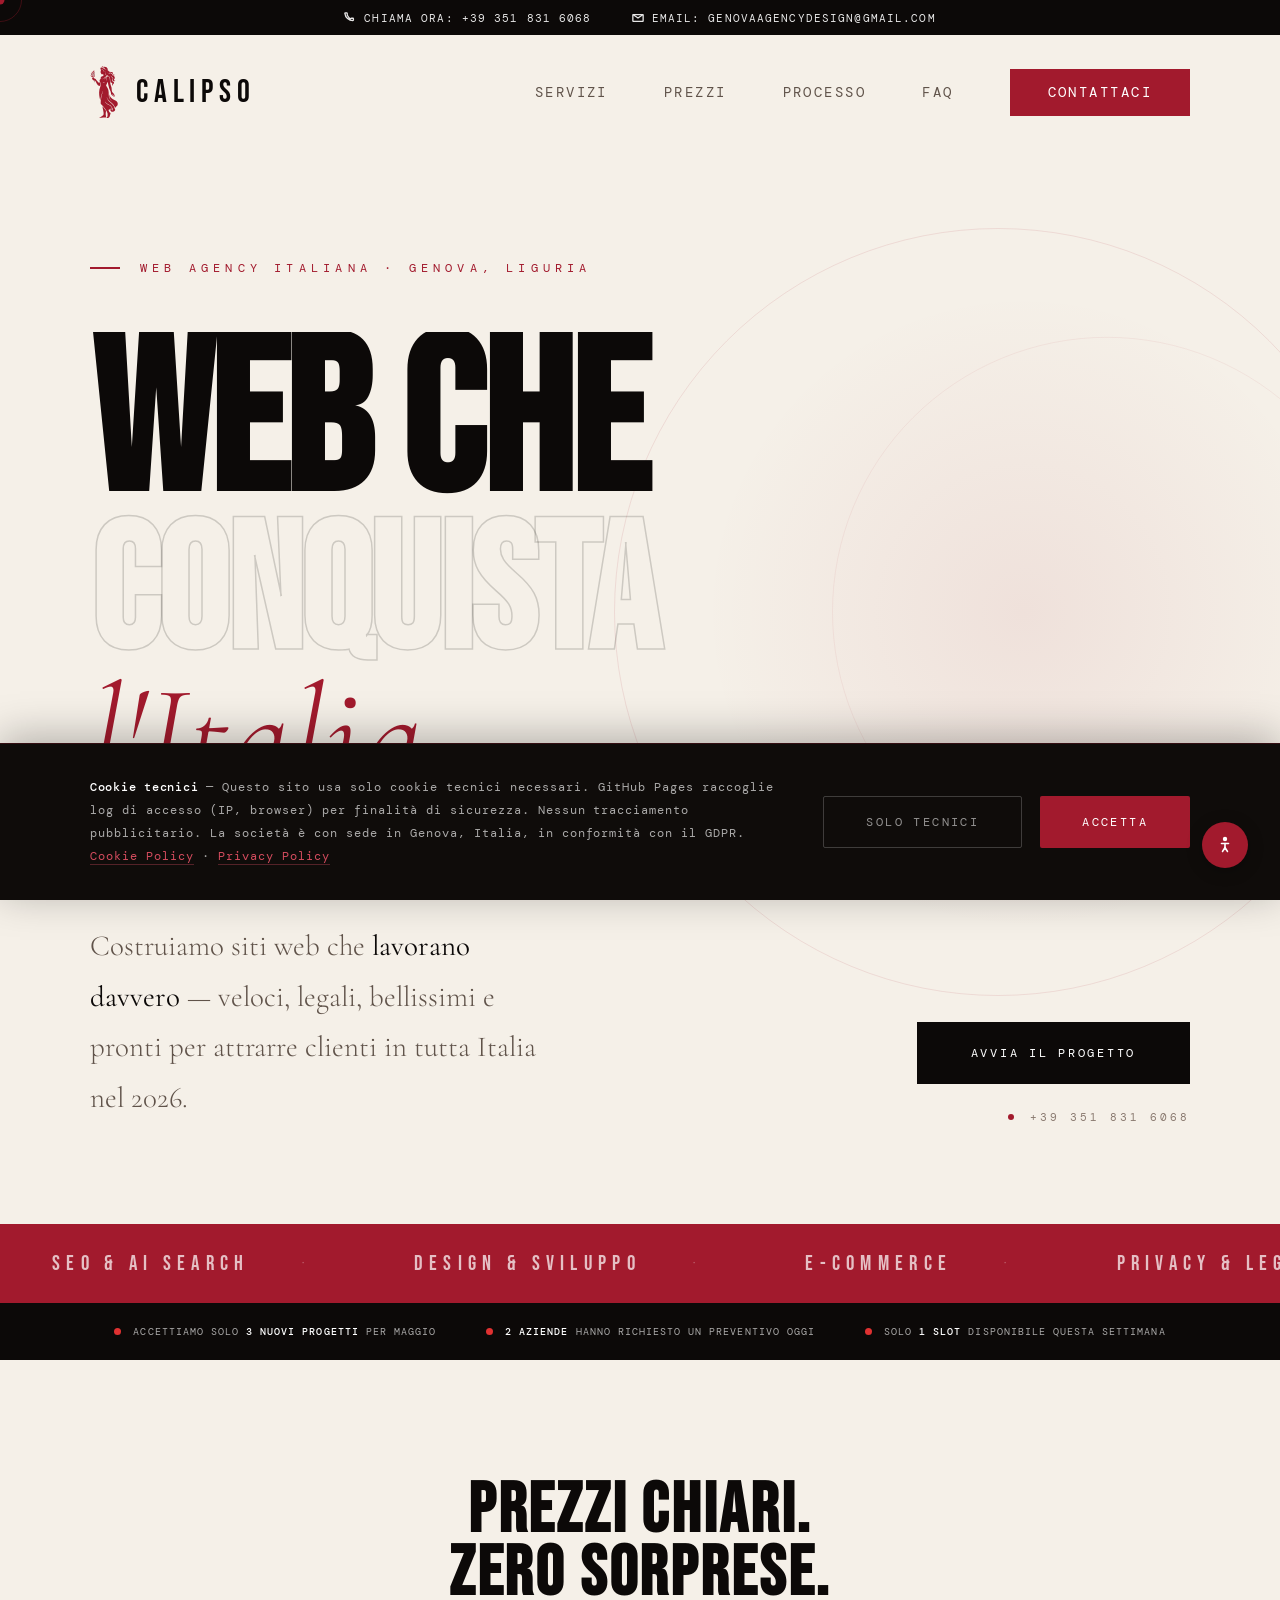
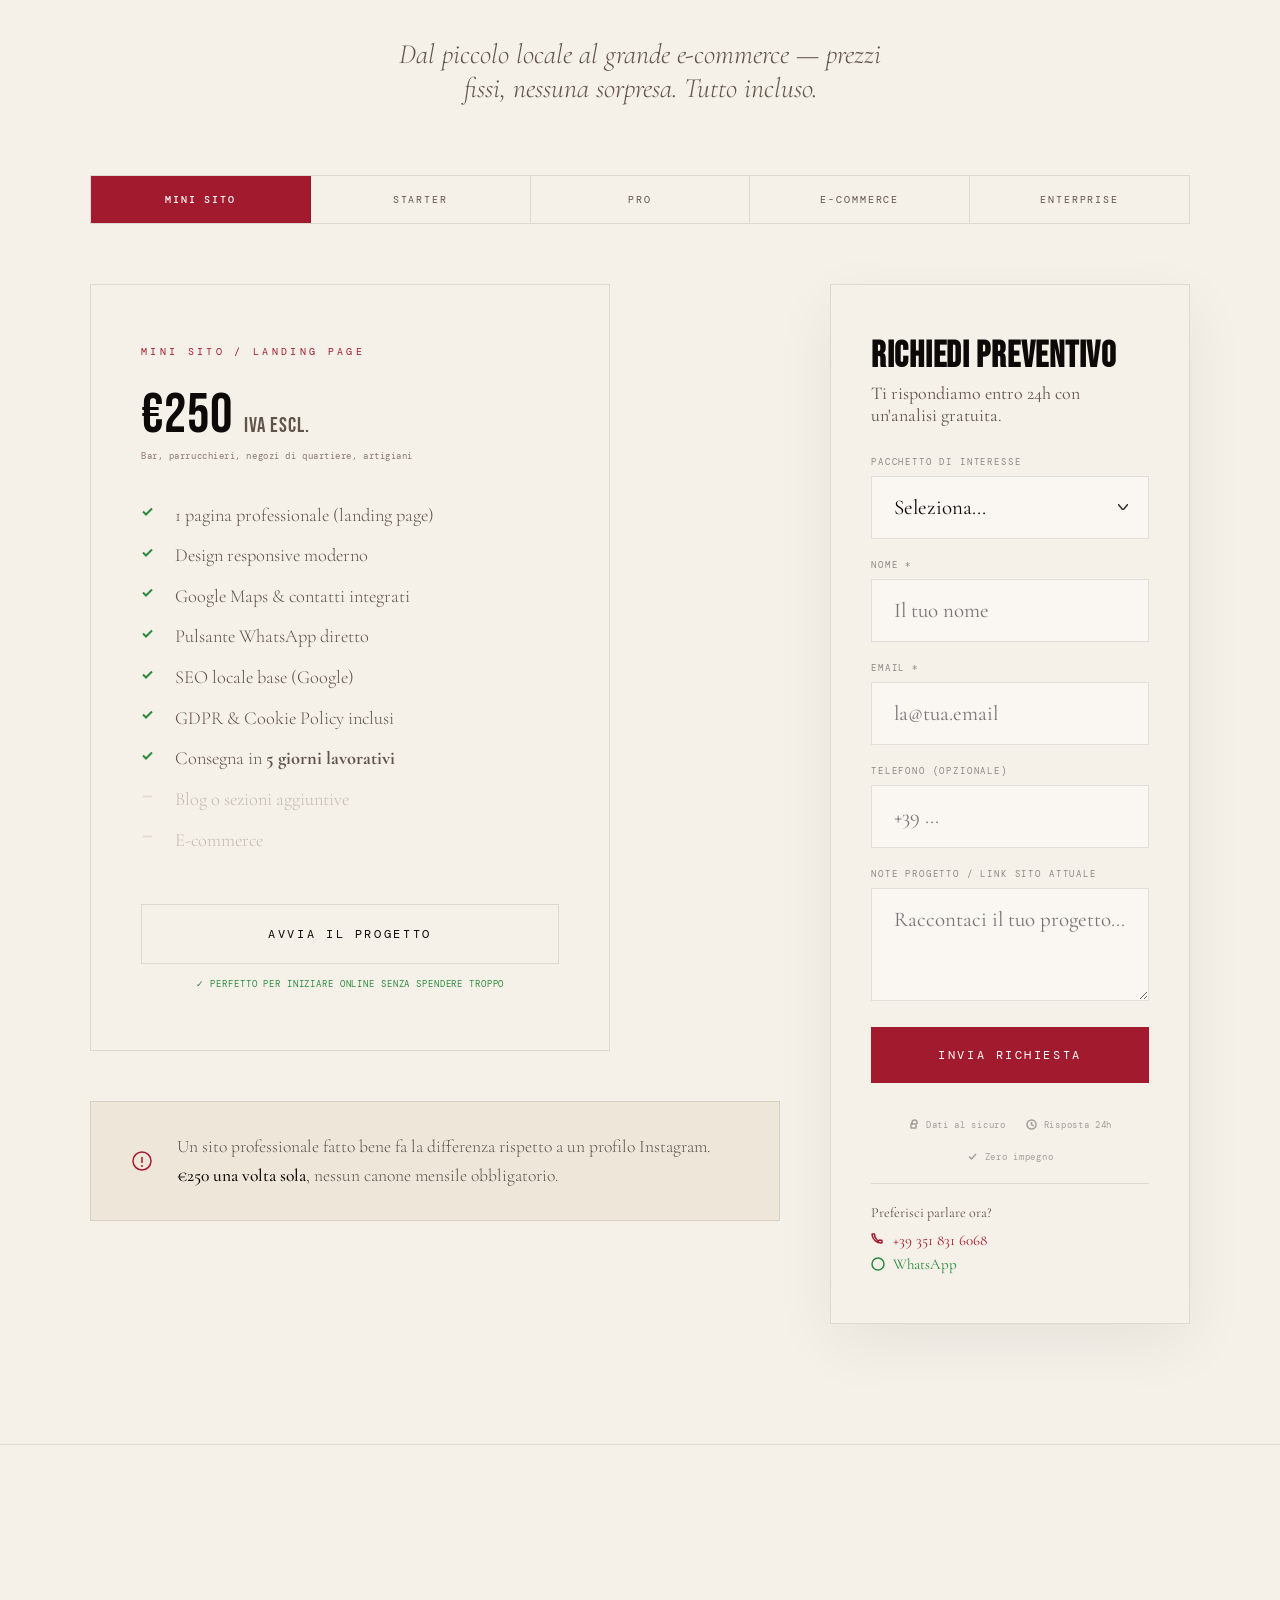
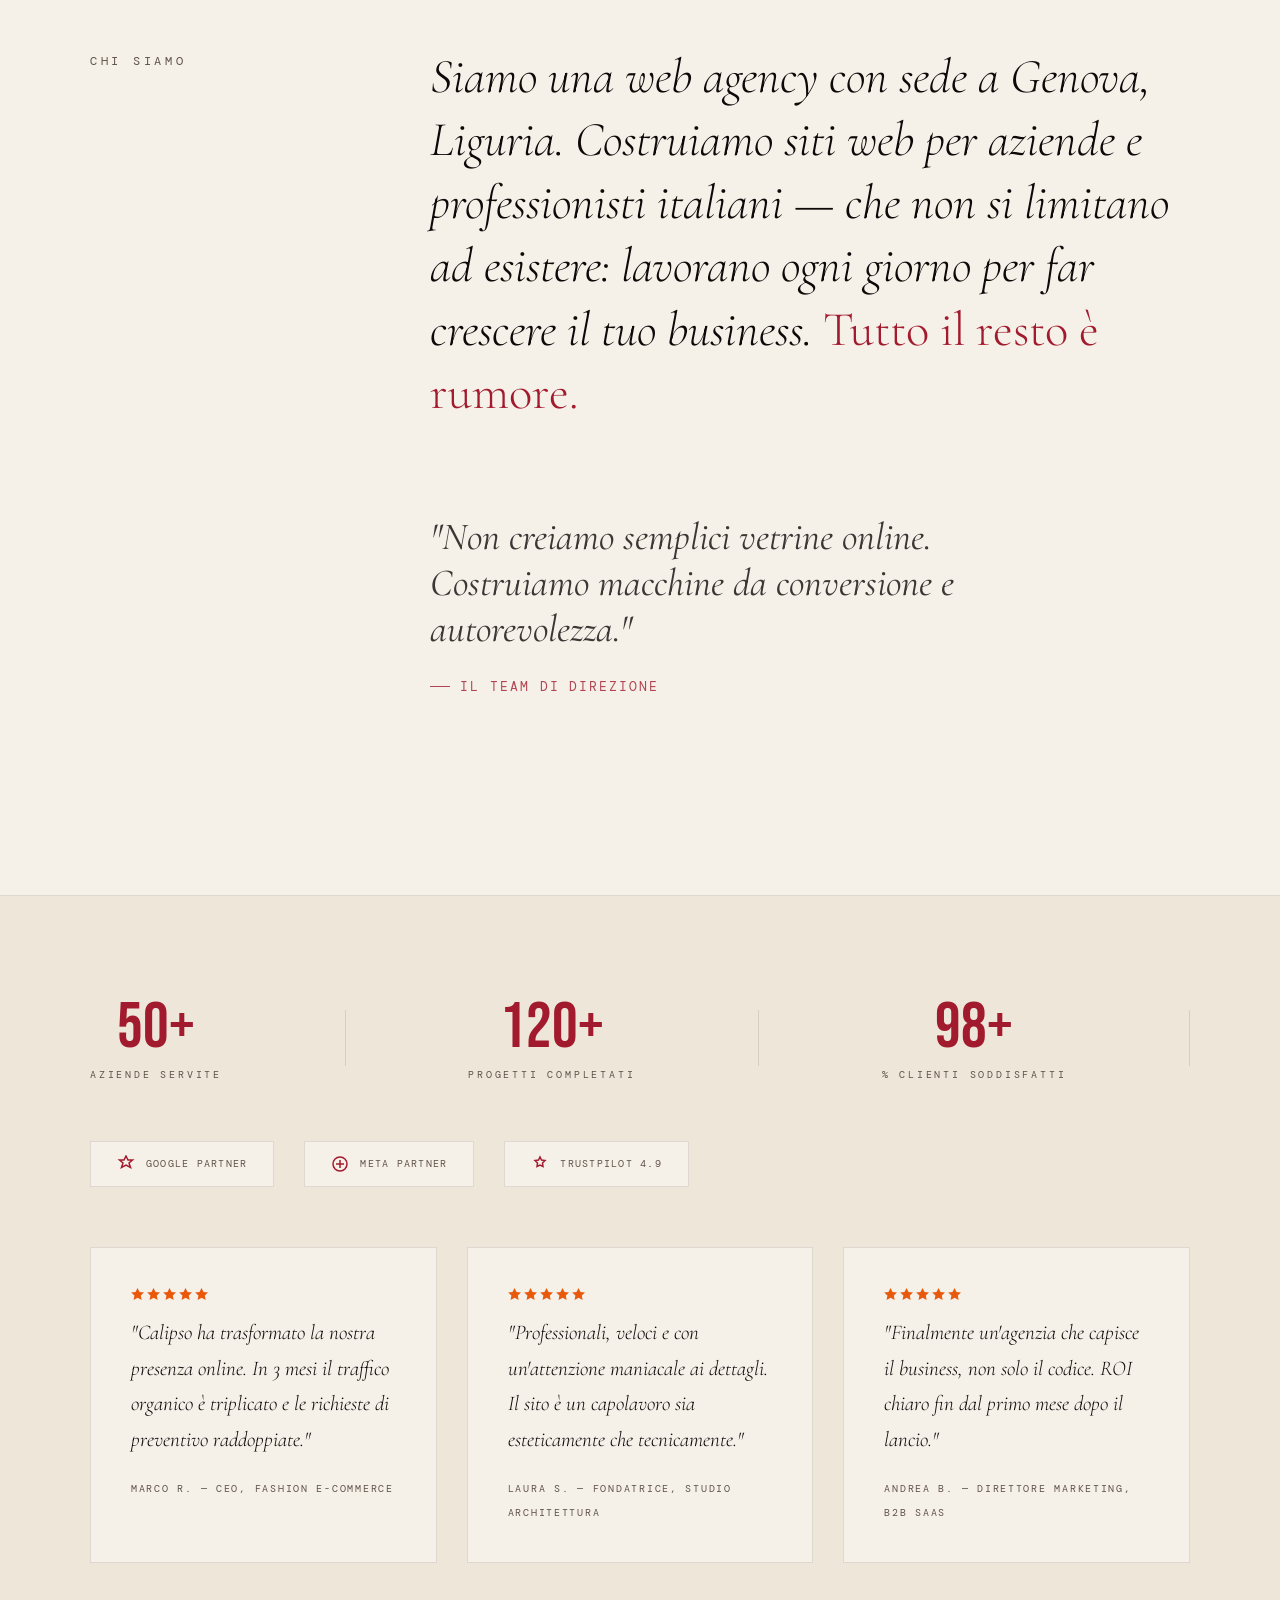
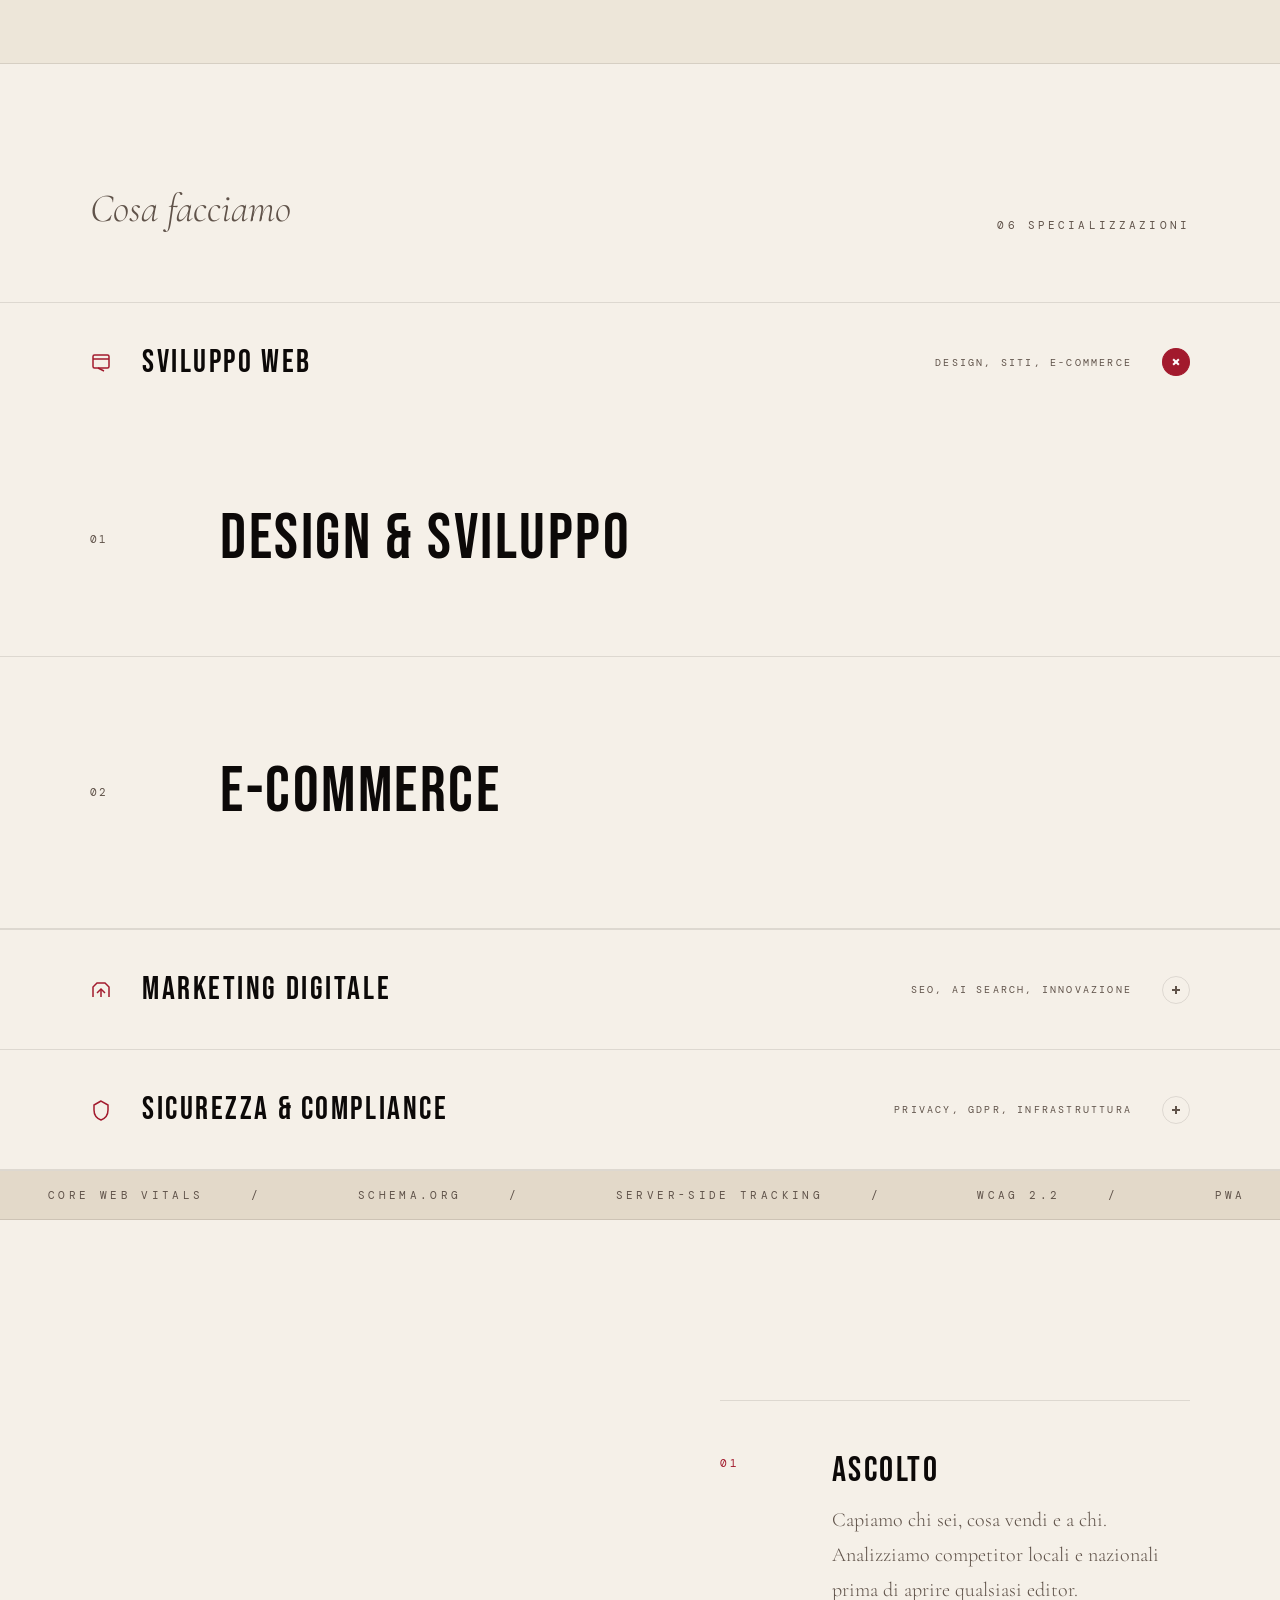
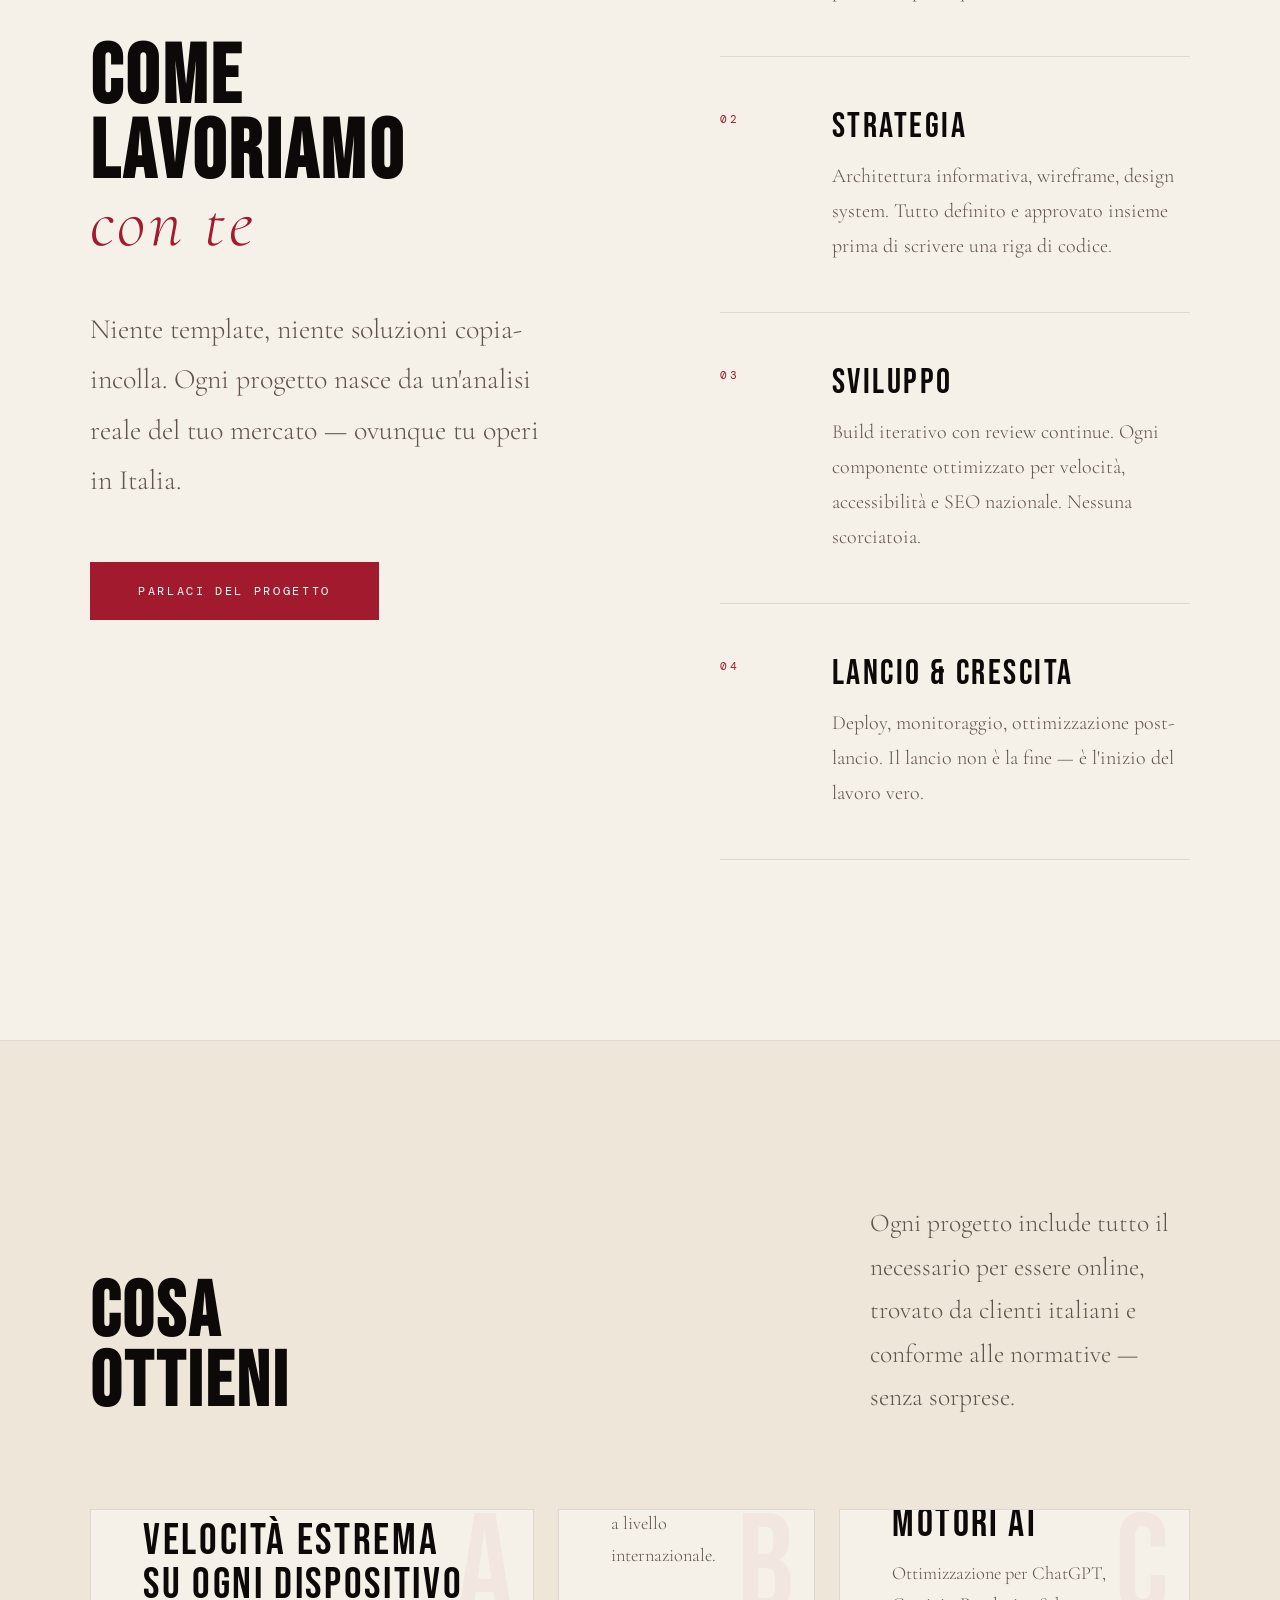
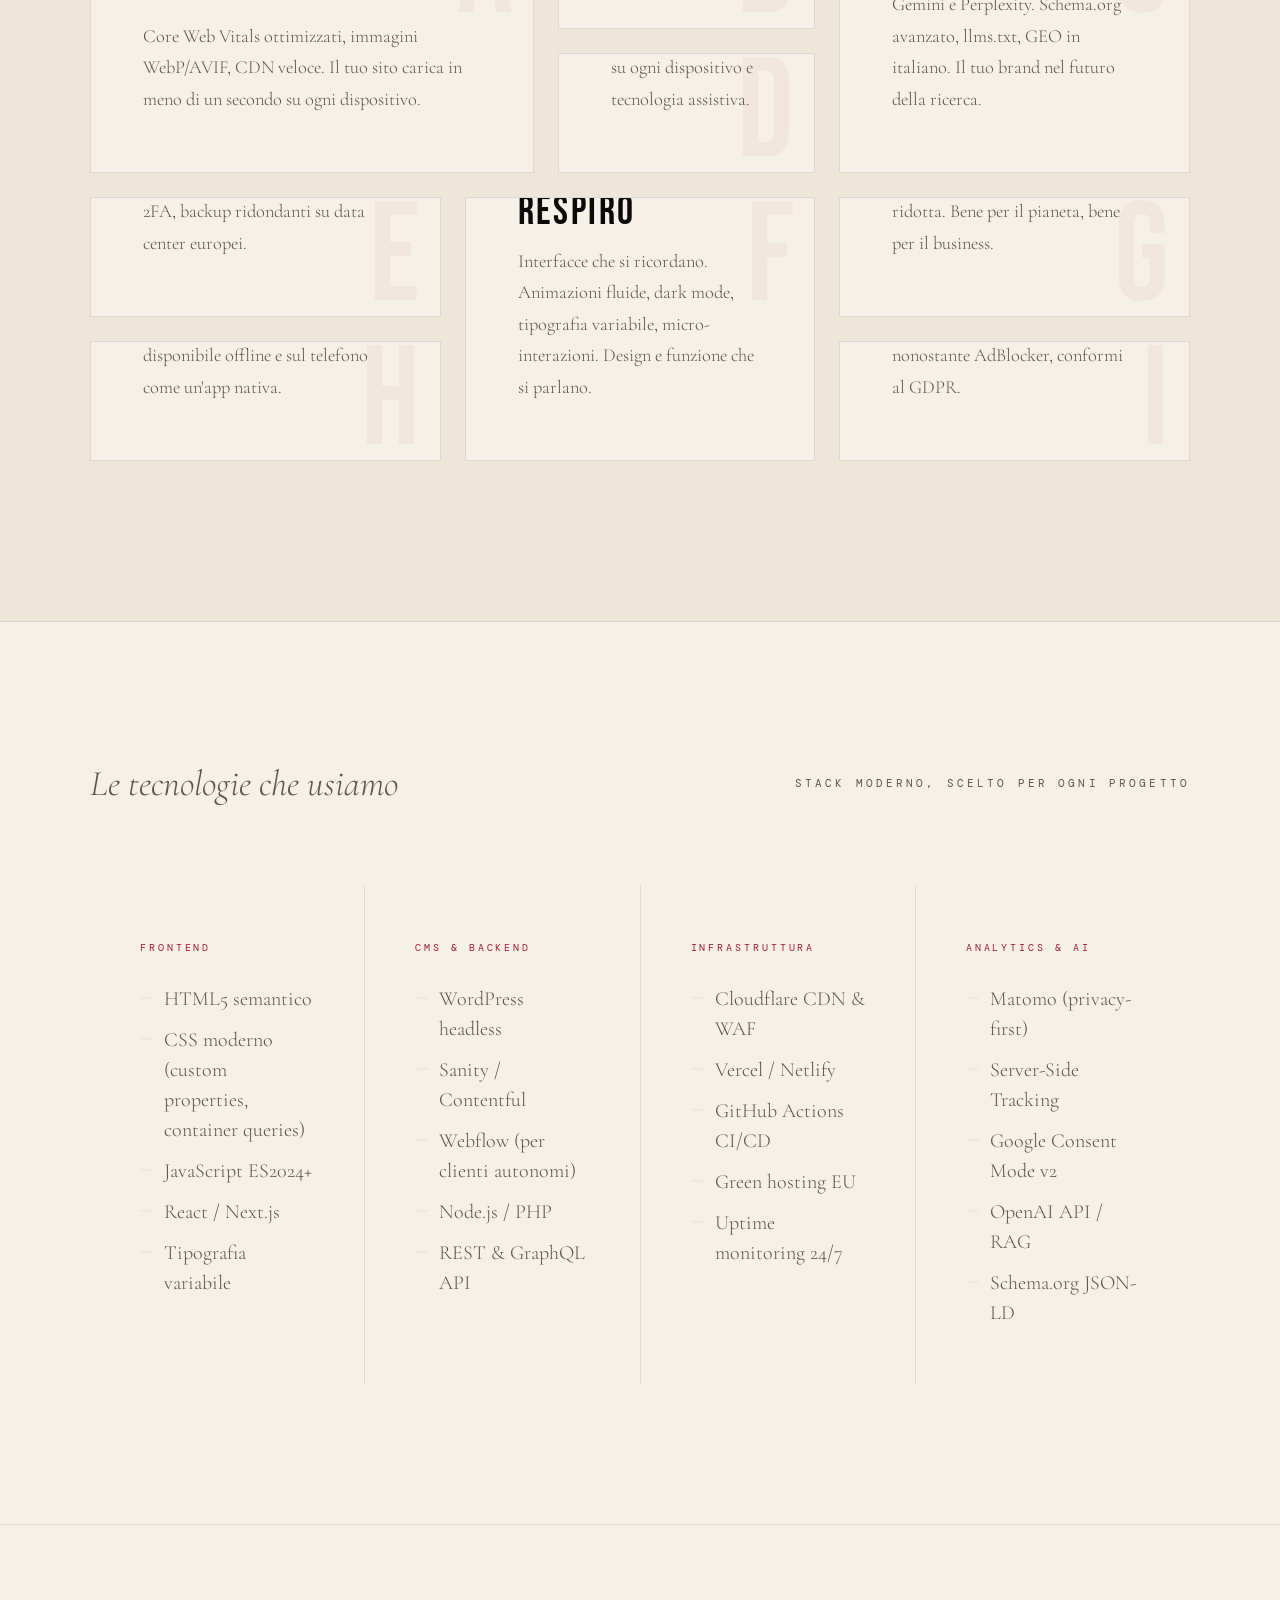
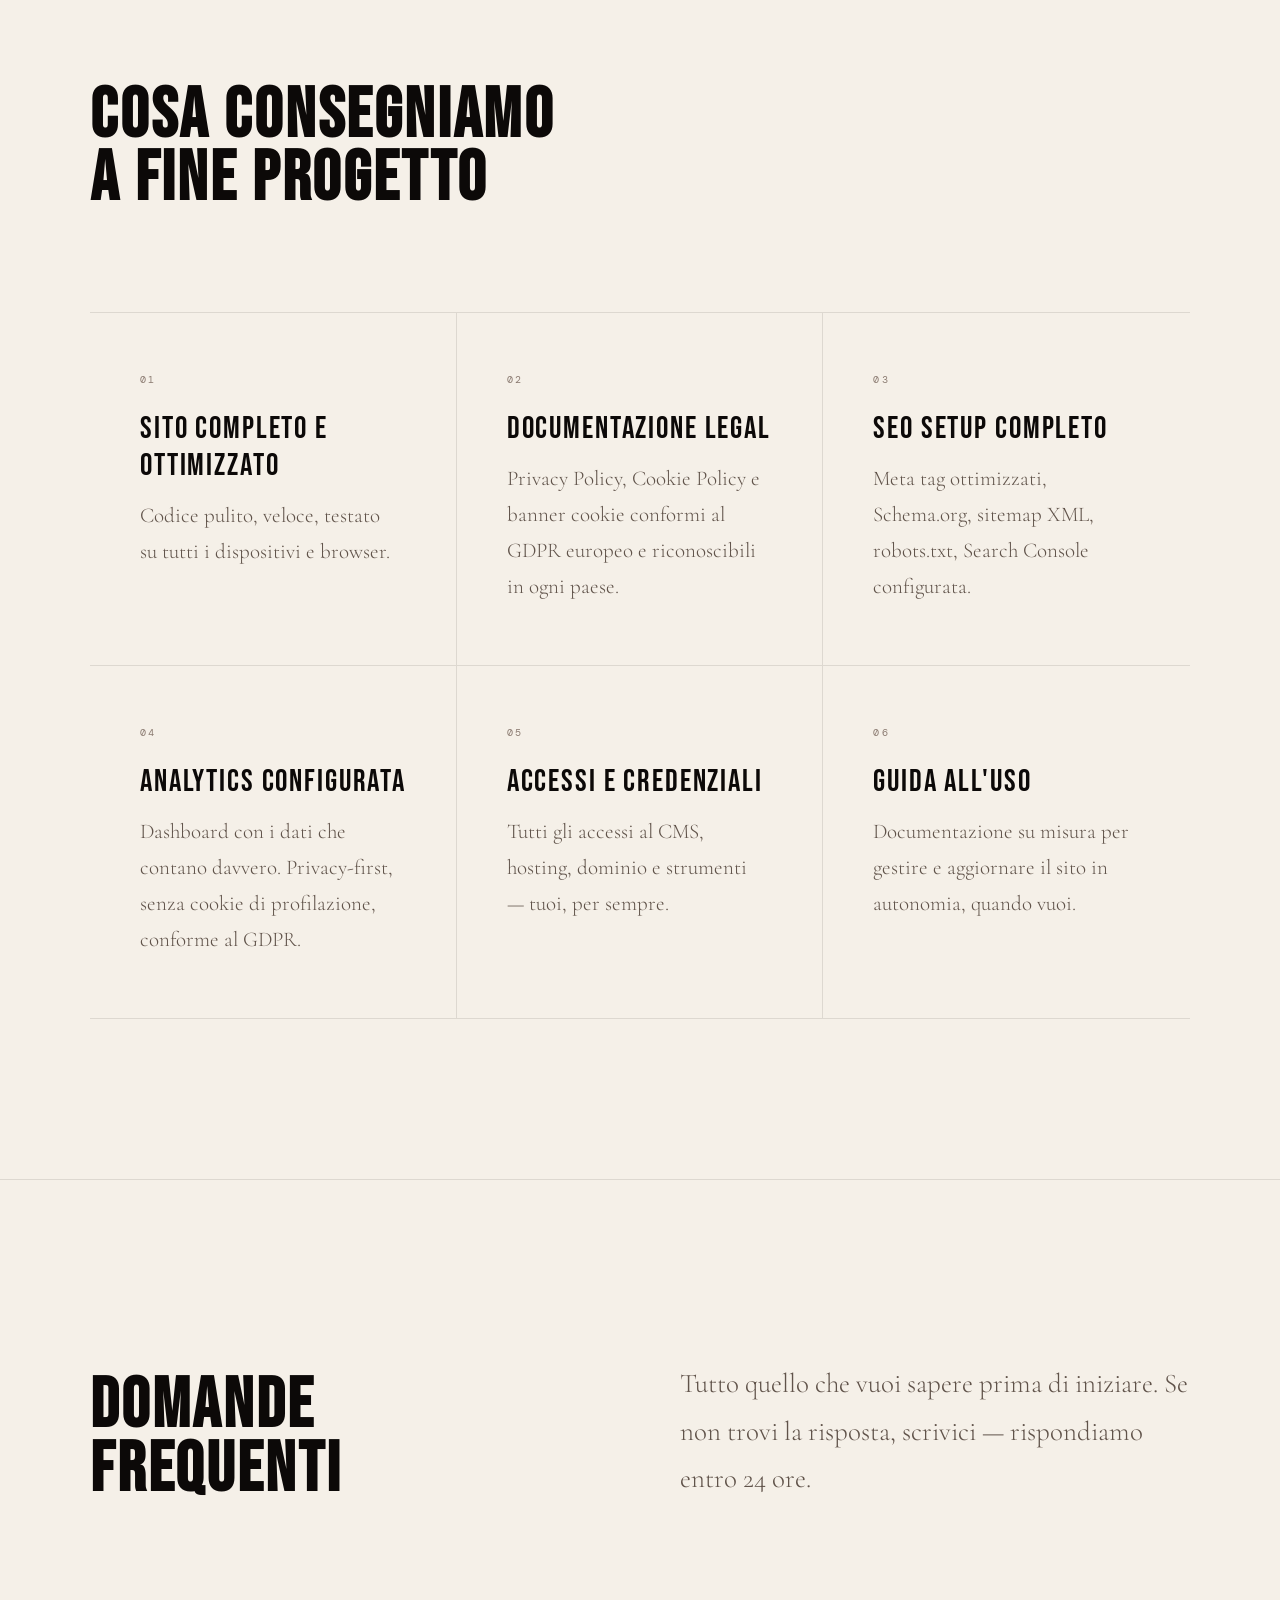
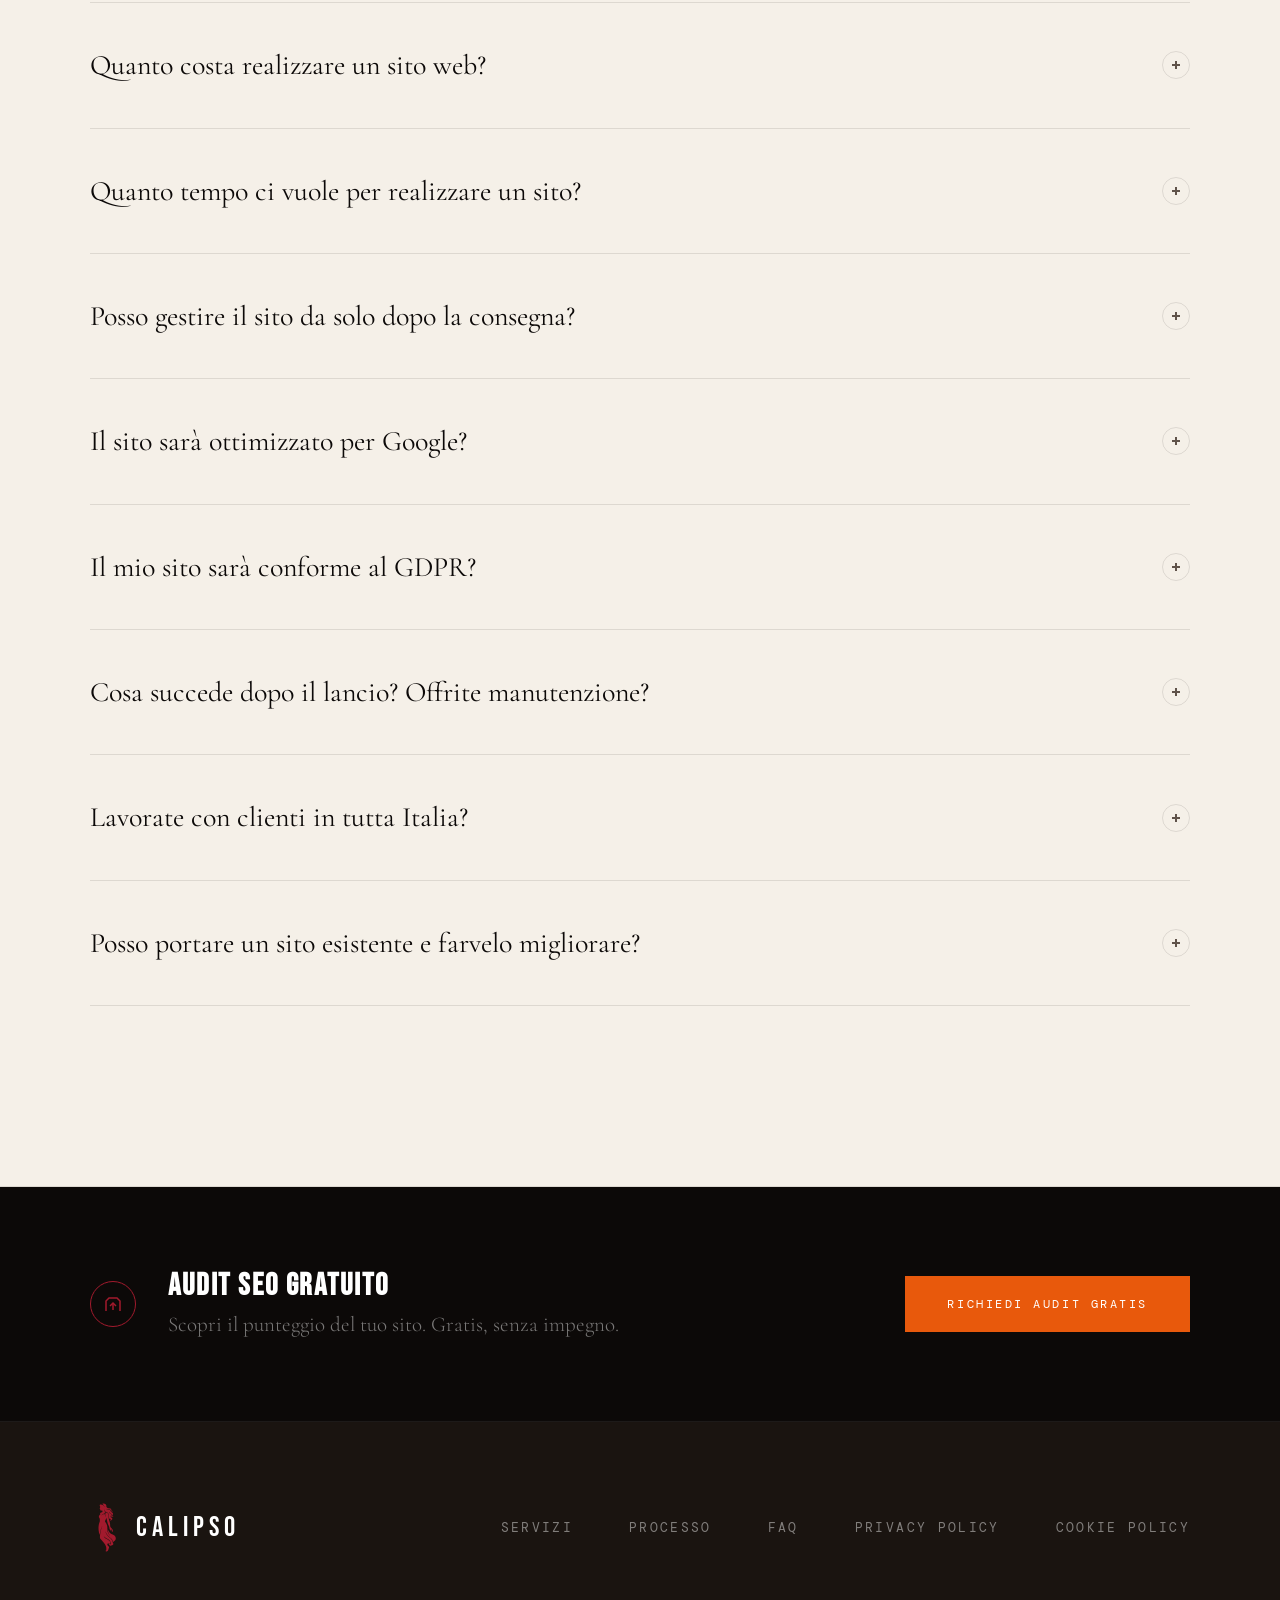
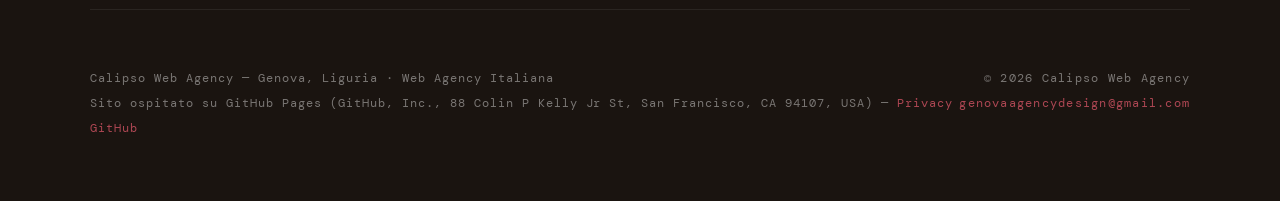
<file: index.html>
<!DOCTYPE html>
<html lang="it">
<head>
<meta charset="UTF-8">
<meta name="viewport" content="width=device-width, initial-scale=1.0">
<title>Calipso — Web Agency Italiana | Siti Web Genova &amp; Liguria</title>
<meta name="DC.title" content="Calipso Web Agency - Web Agency Italiana">
<meta name="DC.creator" content="Calipso Web Agency">
<meta name="DC.subject" content="Web Design, SEO, E-commerce, Web Agency Genova">
<meta name="DC.description" content="Web agency italiana con sede a Genova, Liguria. Realizziamo siti web performanti, legali e ottimizzati per la ricerca AI per aziende in tutta Italia.">
<meta name="DC.publisher" content="Calipso">
<meta name="DC.language" content="it">
<meta name="DC.coverage" content="Italy">
<meta name="yandex-verification" content="c1607d93971a319b" />
  <script async src="https://pagead2.googlesyndication.com/pagead/js/adsbygoogle.js?client=ca-pub-7198188736895000"
     crossorigin="anonymous"></script>
<!-- ═══ SCHEMA.ORG — unico blocco unificato (duplicato rimosso) ═══ -->
<script type="application/ld+json">
{
  "@context": "https://schema.org",
  "@graph": [
    {
      "@type": "ProfessionalService",
      "@id": "https://calipsowebagency.it/#organization",
      "name": "Calipso Web Agency",
      "description": "Web agency italiana con sede a Genova, Liguria. Realizziamo siti web veloci, scalabili e legalmente conformi per aziende in tutta Italia — SEO, e-commerce, ottimizzazione AI.",
      "url": "https://calipsowebagency.it/",
      "logo": "https://calipsowebagency.it/logo.png",
      "image": "https://calipsowebagency.it/og-image.jpg",
      "email": "genovaagencydesign@gmail.com",
      "address": {
        "@type": "PostalAddress",
        "addressLocality": "Genova",
        "addressRegion": "Liguria",
        "postalCode": "16100",
        "addressCountry": "IT"
      },
      "geo": {
        "@type": "GeoCoordinates",
        "latitude": 44.4056,
        "longitude": 8.9463
      },
      "areaServed": [
        {"@type": "Country", "name": "Italy"},
        {"@type": "AdministrativeArea", "name": "Liguria"},
        {"@type": "City", "name": "Genova"}
      ],
      "availableLanguage": ["Italian"],
      "serviceType": ["Web Design","Web Development","SEO Locale","SEO Nazionale","E-commerce","AI Optimization","GDPR Compliance","PWA Development"],
      "knowsAbout": ["Web Design","SEO","AI Search Optimization","GDPR","E-commerce","React","Next.js","Core Web Vitals"],
      "sameAs": [
        "https://github.com/lucaa06/calipso",
        "https://www.instagram.com/webagencygenova"
      ]
    },
    {
      "@type": "WebSite",
      "@id": "https://calipsowebagency.it/#website",
      "url": "https://calipsowebagency.it/",
      "name": "Calipso Web Agency",
      "publisher": { "@id": "https://calipsowebagency.it/#organization" },
      "inLanguage": ["it"],
      "potentialAction": {
        "@type": "SearchAction",
        "target": "https://calipsowebagency.it/?s={search_term_string}",
        "query-input": "required name=search_term_string"
      }
    },
    {
      "@type": "FAQPage",
      "@id": "https://calipsowebagency.it/#faq",
      "mainEntity": [
        {
          "@type": "Question",
          "name": "Quanto costa realizzare un sito web a Genova?",
          "acceptedAnswer": { "@type": "Answer", "text": "Il costo dipende dalla complessità del progetto. Un sito professionale parte da €250 per una landing page, fino a soluzioni enterprise. Contattateci per un preventivo gratuito e trasparente basato sulle tue esigenze reali." }
        },
        {
          "@type": "Question",
          "name": "Il mio sito sarà conforme al GDPR?",
          "acceptedAnswer": { "@type": "Answer", "text": "Sì. Ogni sito include Privacy Policy, Cookie Policy e banner cookie conformi al GDPR europeo — il gold standard riconosciuto in tutta Italia." }
        },
        {
          "@type": "Question",
          "name": "Quanto tempo ci vuole per realizzare un sito web?",
          "acceptedAnswer": { "@type": "Answer", "text": "Un sito istituzionale richiede 3–5 settimane. Un e-commerce o un progetto complesso 6–10 settimane. Forniamo sempre una tempistica precisa prima di iniziare." }
        },
        {
          "@type": "Question",
          "name": "Lavorate con aziende in tutta Italia?",
          "acceptedAnswer": { "@type": "Answer", "text": "Assolutamente sì. Siamo basati a Genova, Liguria, ma realizziamo siti web per aziende in tutta Italia — da Milano a Palermo. Il nostro processo è completamente remoto e strutturato." }
        }
      ]
    },
    {
      "@type": "BreadcrumbList",
      "@id": "https://calipsowebagency.it/#breadcrumbs",
      "itemListElement": [
        { "@type": "ListItem", "position": 1, "name": "Home",     "item": "https://calipsowebagency.it/" },
        { "@type": "ListItem", "position": 2, "name": "Soluzioni", "item": "https://calipsowebagency.it/#servizi" },
        { "@type": "ListItem", "position": 3, "name": "Processo",  "item": "https://calipsowebagency.it/#processo" },
        { "@type": "ListItem", "position": 4, "name": "Prezzi",   "item": "https://calipsowebagency.it/#prezzi" },
        { "@type": "ListItem", "position": 5, "name": "FAQ",      "item": "https://calipsowebagency.it/#faq" }
      ]
    }
  ]
}
</script>

<!-- ═══ PRIMARY META ═══ -->
<meta name="description" content="Calipso è una web agency italiana con sede a Genova, Liguria. Realizziamo siti web performanti, legali e ottimizzati per la ricerca AI per aziende in tutta Italia.">
<meta name="keywords" content="web agency genova, web agency liguria, web agency italiana, siti web professionali genova, web design genova, SEO locale genova, e-commerce liguria, sviluppo web italia, GDPR, AI optimization, siti web liguria, agenzia web genova, realizzazione siti web genova">
<meta name="author" content="Calipso Web Agency">
<meta name="robots" content="index, follow, max-image-preview:large, max-snippet:-1, max-video-preview:-1">
<meta name="googlebot" content="index, follow">
<link rel="canonical" href="https://calipsowebagency.it/">

<!-- ═══ HREFLANG ═══ -->
<link rel="alternate" hreflang="x-default" href="https://calipsowebagency.it/">
<link rel="alternate" hreflang="it"         href="https://calipsowebagency.it/">
<link rel="alternate" hreflang="it-IT"      href="https://calipsowebagency.it/">

<!-- ═══ OPEN GRAPH ═══ -->
<meta property="og:type"                 content="website">
<meta property="og:url"                  content="https://calipsowebagency.it/">
<meta property="og:title"                content="Calipso — Web Agency Italiana | Genova, Liguria">
<meta property="og:description"          content="Web agency italiana con sede a Genova, Liguria. Siti web performanti, legali e ottimizzati per la ricerca AI per aziende in tutta Italia.">
<meta property="og:site_name"            content="Calipso Web Agency">
<meta property="og:locale"               content="it_IT">
<meta property="og:image"                content="https://calipsowebagency.it/og-image.jpg">
<meta property="og:image:width"          content="1200">
<meta property="og:image:height"         content="630">
<meta property="og:image:alt"            content="Calipso — Web Agency Italiana, Genova Liguria">

<!-- ═══ TWITTER / X ═══ -->
<meta name="twitter:card"        content="summary_large_image">
<meta name="twitter:title"       content="Calipso — Web Agency Italiana | Genova, Liguria">
<meta name="twitter:description" content="Web agency italiana con sede a Genova, Liguria. Siti web performanti, legali e ottimizzati per aziende in tutta Italia.">
<meta name="twitter:image"       content="https://calipsowebagency.it/og-image.jpg">

<!-- ═══ AI BOT META ═══ -->
<meta name="GPTBot"              content="index, follow">
<meta name="PerplexityBot"       content="index, follow">
<meta name="anthropic-ai"        content="index, follow">
<meta name="ClaudeBot"           content="index, follow">
<meta name="CCBot"               content="index, follow">
<meta name="ChatGPT-User"        content="index, follow">
<meta name="Google-Extended"     content="index, follow">
<meta name="OAI-SearchBot"       content="index, follow">
<meta name="Applebot"            content="index, follow">
<meta name="Applebot-Extended"   content="index, follow">
<meta name="Amazonbot"           content="index, follow">
<meta name="meta-externalagent"  content="index, follow">
<meta name="facebookexternalhit" content="index, follow">
<meta name="Bytespider"          content="index, follow">
<meta name="Cohere-ai"           content="index, follow">
<meta name="Diffbot"             content="index, follow">
<meta name="PetalBot"            content="index, follow">
<meta name="img2dataset"         content="index, follow">
<meta name="bingbot"             content="index, follow">
<meta name="slurp"               content="index, follow">
<meta name="DuckDuckBot"         content="index, follow">
<meta name="Baiduspider"         content="index, follow">
<meta name="YandexBot"           content="index, follow">
<meta name="Sogou-web-spider"    content="index, follow">
<meta name="Exabot"              content="index, follow">
<meta name="SeznamBot"           content="index, follow">
<meta name="Qwantify"            content="index, follow">
<meta name="ia_archiver"         content="index, follow">
<meta name="AhrefsBot"           content="index, follow">
<meta name="SemrushBot"          content="index, follow">
<meta name="MJ12bot"             content="index, follow">
<meta name="DotBot"              content="index, follow">
<meta name="Rogerbot"            content="index, follow">
<meta name="BLEXBot"             content="index, follow">
<meta name="MegaIndex.ru"        content="index, follow">
<meta name="Serpstatbot"         content="index, follow">
<meta name="Pinterestbot"        content="index, follow">

<!-- ═══ ADDITIONAL SEO ═══ -->
<meta name="rating"              content="general">
<meta name="revisit-after"       content="7 days">
<meta name="language"            content="it">
<meta name="target"              content="Italy">
<meta name="HandheldFriendly"    content="True">
<meta name="MobileOptimized"     content="320">
<meta name="mobile-web-app-capable"                content="yes">
<meta name="apple-mobile-web-app-capable"          content="yes">
<meta name="apple-mobile-web-app-title"            content="Calipso">
<meta name="apple-mobile-web-app-status-bar-style" content="black-translucent">
<meta name="application-name"                      content="Calipso Web Agency">
<meta name="msapplication-TileColor"               content="#A21A2D">
<meta name="msapplication-navbutton-color"         content="#A21A2D">
<meta name="msapplication-tap-highlight"           content="no">
<meta name="msapplication-starturl"                content="/">
<meta name="msapplication-tooltip"                 content="Visita Calipso Web Agency">
<meta name="theme-color"         content="#A21A2D">
<meta name="color-scheme"        content="light dark">
<meta name="format-detection"    content="telephone=no">
<meta name="referrer"            content="no-referrer-when-downgrade">
<meta http-equiv="X-UA-Compatible"  content="IE=edge,chrome=1">
<meta http-equiv="Cache-Control"    content="no-transform">
<!-- ═══ CATEGORY / BUSINESS ═══ -->
<meta name="category" content="Web Design, Web Development, SEO, Local SEO, E-commerce, Landing Page, Siti Web Genova, Web Agency Liguria, Digital Marketing Italia">
<meta name="subject"         content="Web Agency Italiana — Design e Sviluppo Siti Web">
<meta name="topic"           content="Web Design, Sviluppo Web, SEO Italia">
<meta name="audience"        content="Aziende, PMI, Professionisti">
<meta name="coverage"        content="Italy">
<meta name="distribution"    content="national">
<meta name="target_country"  content="IT">

<!-- ═══ GEO / LOCAL SEO ═══ -->
<meta name="geo.region"    content="IT-LI">
<meta name="geo.placename" content="Genova, Liguria">
<meta name="geo.position"  content="44.4056;8.9463">
<meta name="ICBM"          content="44.4056, 8.9463">

<!-- ═══ TRUSTPILOT (un solo tag) ═══ -->
<meta name="trustpilot-one-time-domain-verification-id" content="475d2355-111b-4ed7-9a05-a60bd25e2cb3">

<!-- ═══ FAVICON ═══ -->
<link rel="icon" type="image/x-icon"  href="/favicon.ico">
<link rel="shortcut icon"             href="/favicon.ico">
<link rel="icon" type="image/png" sizes="16x16" href="/favicon-16x16.png">
<link rel="icon" type="image/png" sizes="32x32" href="/favicon-32x32.png">
<link rel="icon" type="image/png" sizes="96x96" href="/favicon-96x96.png">
<link rel="icon" type="image/svg+xml" href="/favicon.svg">
<link rel="apple-touch-icon" sizes="180x180" href="/apple-touch-icon.png">
<meta name="apple-mobile-web-app-title" content="Calipso">

<!-- ═══ PWA (un solo manifest) ═══ -->
<link rel="manifest" href="/site.webmanifest">

<!-- ═══ FONTS ═══ -->
<link rel="preconnect" href="https://fonts.googleapis.com">
<link rel="preconnect" href="https://fonts.gstatic.com" crossorigin>
<link href="https://fonts.googleapis.com/css2?family=Bebas+Neue&family=Cormorant+Garamond:ital,wght@0,300;0,400;1,300;1,400&family=DM+Mono:wght@300;400&display=swap" rel="stylesheet">
<!-- ═══ STYLES ═══ -->
<style>
/* ─── TOKENS ─── */
:root{
  --bg:#F5F0E8;
  --bg2:#EDE6D9;
  --bg3:#E3D9C9;
  --ink:#0C0908;
  --ink2:#1A1410;
  --muted:#60534A;
  --muted2:#8A7A70;
  --line:rgba(12,9,8,.1);
  --red:#A21A2D;
  --red2:#C4253A;
  --red-pale:#F2E2E4;
}
*,*::before,*::after{box-sizing:border-box;margin:0;padding:0;}
html{font-size:20px;overflow-x:hidden;}
body{background:var(--bg);color:var(--ink);font-family:'Cormorant Garamond',serif;overflow-x:hidden;max-width:100vw;cursor:none;}

/* ── CURSOR ── */
.cur{position:fixed;pointer-events:none;z-index:9999;}
.cur-d{position:fixed;width:9px;height:9px;background:var(--red);border-radius:50%;pointer-events:none;z-index:9999;transform:translate(-50%,-50%);transition:width .3s,height .3s,opacity .3s;}
.cur-r{position:fixed;width:44px;height:44px;border:1.5px solid rgba(162,26,45,.35);border-radius:50%;pointer-events:none;z-index:9998;transform:translate(-50%,-50%);transition:width .38s cubic-bezier(.23,1,.32,1),height .38s cubic-bezier(.23,1,.32,1),border-color .3s;}
.cur-l{position:fixed;pointer-events:none;z-index:9999;font-family:'DM Mono',monospace;font-size:.48rem;letter-spacing:.2em;text-transform:uppercase;color:var(--red);opacity:0;transform:translate(16px,-50%);transition:opacity .25s;white-space:nowrap;}
.cur-l.on{opacity:1;}
.cur-d.big{width:5px;height:5px;}
.cur-r.big{width:66px;height:66px;border-color:rgba(162,26,45,.6);}

/* Su touch (mobile/tablet): cursore di sistema, elementi custom nascosti */
@media(hover:none),(pointer:coarse),(max-width:1024px){
  body{cursor:auto;}
  .cur-d,.cur-r,.cur-l{display:none!important;}
  a,button,.svc-row,.gc,.step,.dl-item,.faq-item,.tech-cell,.faq-q,.ck-ok,.ck-no{cursor:pointer;}
  /* gc: linea rossa sempre visibile su touch */
  .gc::before{height:100%!important;}
}

/* ── PRELOADER ── */
#loader{position:fixed;inset:0;background:var(--bg);z-index:8000;display:flex;align-items:center;justify-content:center;transition:opacity .85s ease,visibility .85s ease;}
#loader.out{opacity:0;visibility:hidden;}
.ld{display:flex;flex-direction:column;align-items:center;gap:2rem;}
.ld-mark{width:68px;opacity:0;transform:translateY(12px);transition:opacity .6s,transform .6s;}
.ld-mark.in{opacity:1;transform:none;}
.ld-bar{width:180px;height:1px;background:var(--line);overflow:hidden;}
.ld-prog{height:100%;width:0;background:var(--red);transition:width 1.05s cubic-bezier(.77,0,.18,1);}
.ld-prog.go{width:100%;}
.ld-name{font-family:'DM Mono',monospace;font-size:.56rem;letter-spacing:.45em;text-transform:uppercase;color:var(--muted);opacity:0;transition:opacity .5s .3s;}
.ld-name.in{opacity:1;}

/* ── SCROLL OFFSET per navbar fixed ── */
#servizi,#processo,#prezzi,#faq,#contatti{scroll-margin-top:90px;}
@media(max-width:768px){
  #servizi,#processo,#prezzi,#faq,#contatti{scroll-margin-top:70px;}
}

/* ── SITE ── */
#site{opacity:0;transition:opacity 1s ease;}
#site.in{opacity:1;}

/* ── TOPBAR ── */
.topbar{position:fixed;top:0;left:0;right:0;height:35px;background:var(--ink);color:#fff;z-index:701;display:flex;align-items:center;justify-content:center;gap:2rem;font-family:'DM Mono',monospace;font-size:.56rem;letter-spacing:.1em;text-transform:uppercase;}
.topbar a{color:#fff;text-decoration:none;display:flex;align-items:center;gap:.4rem;opacity:.9;transition:opacity .3s;white-space:nowrap;}
.topbar a:hover{opacity:1;}
.topbar svg{width:12px;height:12px;stroke:currentColor;fill:none;stroke-width:1.5;}
@media(max-width:768px){ .topbar{gap:1.5rem;font-size:.5rem;} .topbar span.t-lbl{display:none;} }
@media(max-width:380px){ .topbar{gap:1rem;} .topbar span.t-val{display:none;} } /* Hide long text on tiny screens, just icons and small text */

/* ── NAV ── */
nav{position:fixed;top:35px;left:0;right:0;z-index:700;display:flex;align-items:center;justify-content:space-between;padding:1.5rem 4.5rem;transition:background .45s,box-shadow .45s;overflow:visible;}
nav.sc{background:rgba(245,240,232,.96);backdrop-filter:blur(16px);box-shadow:0 1px 0 var(--line);}
.n-logo{display:flex;align-items:center;gap:.9rem;text-decoration:none;flex-shrink:0;}
.n-logo img{width:28px;}
.n-name{font-family:'Bebas Neue',sans-serif;font-size:1.6rem;letter-spacing:.18em;color:var(--ink);}
.n-links{display:flex;align-items:center;gap:2.8rem;flex-shrink:0;}
.n-links a{font-family:'DM Mono',monospace;font-size:.68rem;letter-spacing:.18em;text-transform:uppercase;color:var(--muted);text-decoration:none;transition:color .3s;}
.n-links a:hover{color:var(--ink);}
.n-cta{color:#fff!important;background:var(--red);padding:.75rem 1.9rem;transition:background .3s,transform .3s!important;flex-shrink:0;white-space:nowrap;}
.n-cta:hover{background:var(--red2)!important;transform:translateY(-2px)!important;}

/* ── HERO ── */
.hero{min-height:100vh;padding:0 4.5rem;display:flex;flex-direction:column;justify-content:flex-end;position:relative;overflow:hidden;}
.hero-ring{position:absolute;right:-8vw;top:50%;border-radius:50%;border:1px solid rgba(162,26,45,.1);pointer-events:none;}
.hero-ring.r1{width:60vw;height:60vw;max-width:820px;max-height:820px;transform:translateY(-50%);animation:spin1 55s linear infinite;}
.hero-ring.r2{width:43vw;height:43vw;max-width:590px;max-height:590px;transform:translateY(-50%);animation:spin1 38s linear infinite reverse;border-color:rgba(162,26,45,.06);}
.hero-glow{position:absolute;right:-6vw;top:50%;transform:translateY(-50%);width:52vw;height:52vw;max-width:700px;max-height:700px;border-radius:50%;background:radial-gradient(circle,rgba(162,26,45,.07) 0%,transparent 68%);pointer-events:none;animation:breathe 8s ease-in-out infinite;}
@keyframes spin1{to{transform:translateY(-50%) rotate(360deg);}}
@keyframes breathe{0%,100%{transform:translateY(-50%) scale(1);}50%{transform:translateY(-52%) scale(1.06);}}

.hero-body{position:relative;z-index:2;padding-top:13rem;padding-bottom:3.5rem;}
.h-tag{font-family:'DM Mono',monospace;font-size:.62rem;letter-spacing:.42em;text-transform:uppercase;color:var(--red);margin-bottom:2.8rem;display:flex;align-items:center;gap:1rem;opacity:0;transform:translateY(8px);transition:opacity .7s .1s,transform .7s .1s;}
.h-tag.in{opacity:1;transform:none;}
.h-tag::before{content:'';width:30px;height:1.5px;background:var(--red);}
.h-h1{overflow:hidden;}
.hl{display:block;transform:translateY(106%);transition:transform 1.1s cubic-bezier(.16,1,.3,1);}
.hl.in{transform:none;}
.hl1{font-family:'Bebas Neue',sans-serif;font-size:clamp(8rem,17vw,21rem);line-height:.86;letter-spacing:-.015em;color:var(--ink);}
.hl2{font-family:'Bebas Neue',sans-serif;font-size:clamp(7rem,14vw,17.5rem);line-height:.86;letter-spacing:-.015em;color:transparent;-webkit-text-stroke:1.5px rgba(12,9,8,.17);}
.hl3{font-family:'Cormorant Garamond',serif;font-weight:300;font-style:italic;font-size:clamp(5.5rem,11vw,13.5rem);line-height:.9;letter-spacing:.01em;color:var(--red);}

.hero-foot{display:flex;align-items:flex-end;justify-content:space-between;padding:2.5rem 0 5rem;border-top:1px solid var(--line);position:relative;z-index:2;}
.h-sub{max-width:460px;font-size:1.45rem;font-weight:300;line-height:1.75;color:var(--muted);opacity:0;transform:translateY(12px);transition:opacity .9s .85s,transform .9s .85s;}
.h-sub.in{opacity:1;transform:none;}
.h-sub strong{color:var(--ink);font-weight:400;}
.h-right{display:flex;flex-direction:column;align-items:flex-end;gap:1.3rem;opacity:0;transition:opacity .9s 1.05s;}
.h-right.in{opacity:1;}
.h-btn{font-family:'DM Mono',monospace;font-size:.62rem;letter-spacing:.22em;text-transform:uppercase;color:#fff;background:var(--ink);padding:1.15rem 2.7rem;text-decoration:none;display:inline-block;transition:background .3s,transform .3s;}
.h-btn:hover{background:var(--red);transform:translateY(-3px);}
.h-hint{font-family:'DM Mono',monospace;font-size:.54rem;letter-spacing:.28em;color:var(--muted2);text-transform:uppercase;display:flex;align-items:center;gap:.8rem;}
.h-pulse{width:6px;height:6px;border-radius:50%;background:var(--red);animation:pulse 2.4s ease-in-out infinite;}
@keyframes pulse{0%,100%{transform:scale(1);opacity:1;}50%{transform:scale(1.5);opacity:.5;}}

/* ── MARQUEE ── */
.mq{overflow:hidden;}
.mq-red{background:var(--red);padding:1.35rem 0;}
.mq-pale{background:var(--bg3);padding:.85rem 0;border-bottom:1px solid var(--line);}
.mq-t{display:flex;white-space:nowrap;animation:mql 24s linear infinite;}
.mq-t2{display:flex;white-space:nowrap;animation:mqr 32s linear infinite;}
.mi{font-family:'Bebas Neue',sans-serif;font-size:1.05rem;letter-spacing:.3em;color:rgba(255,255,255,.72);text-transform:uppercase;padding:0 2.6rem;display:flex;align-items:center;gap:2.6rem;}
.mi::after{content:'·';font-size:.6rem;color:rgba(255,255,255,.3);}
.mi2{font-family:'DM Mono',monospace;font-size:.56rem;letter-spacing:.3em;color:var(--muted);text-transform:uppercase;padding:0 2.4rem;display:flex;align-items:center;gap:2.4rem;}
.mi2::after{content:'/';}
@keyframes mql{from{transform:translateX(0);}to{transform:translateX(-50%);}}
@keyframes mqr{from{transform:translateX(-50%);}to{transform:translateX(0);}}

/* ── INTRO ── */
.intro{padding:10rem 4.5rem;display:grid;grid-template-columns:240px 1fr;gap:5rem;align-items:start;border-bottom:1px solid var(--line);}
.intro-lbl{font-family:'DM Mono',monospace;font-size:.58rem;letter-spacing:.32em;text-transform:uppercase;color:var(--muted);padding-top:.4rem;position:sticky;top:28vh;}
.intro-txt{font-family:'Cormorant Garamond',serif;font-weight:300;font-style:italic;font-size:clamp(2rem,3.8vw,4.5rem);line-height:1.3;color:var(--ink);}
.intro-txt .r{color:var(--red);font-style:normal;}
.w{display:inline-block;overflow:hidden;}
.wi{display:inline-block;transform:translateY(100%);transition:transform .7s cubic-bezier(.16,1,.3,1);}
.wi.in{transform:none;}

/* ── SERVICES ── */
.svc{border-bottom:1px solid var(--line);}
.svc-h{padding:6rem 4.5rem 3.5rem;display:flex;align-items:flex-end;justify-content:space-between;border-bottom:1px solid var(--line);}
.svc-h h2{font-family:'Cormorant Garamond',serif;font-weight:300;font-style:italic;font-size:clamp(2rem,3vw,3.5rem);color:var(--muted);}
.svc-h span{font-family:'DM Mono',monospace;font-size:.56rem;letter-spacing:.28em;text-transform:uppercase;color:var(--muted);}
.svc-row{border-bottom:1px solid var(--line);position:relative;overflow:hidden;cursor:none;}
.svc-fill{position:absolute;inset:0;background:var(--red);transform:scaleY(0);transform-origin:bottom;transition:transform .6s cubic-bezier(.77,0,.18,1);z-index:0;}
.svc-row:hover .svc-fill{transform:scaleY(1);}
.svc-in{display:grid;grid-template-columns:90px 1fr 360px 56px;align-items:center;gap:2rem;padding:3rem 4.5rem;position:relative;z-index:1;transition:padding .5s cubic-bezier(.23,1,.32,1);}
.svc-row:hover .svc-in{padding-left:6rem;}
.svc-n{font-family:'DM Mono',monospace;font-size:.56rem;letter-spacing:.22em;color:var(--muted);transition:color .3s;}
.svc-row:hover .svc-n{color:rgba(255,255,255,.42);}
.svc-name{font-family:'Bebas Neue',sans-serif;font-size:clamp(2.6rem,5vw,7rem);letter-spacing:.04em;line-height:1;color:var(--ink);transition:color .3s;}
.svc-row:hover .svc-name{color:#fff;}
.svc-desc{font-size:1.15rem;font-weight:300;line-height:1.65;color:var(--muted);opacity:0;transform:translateX(-8px);transition:opacity .42s .06s,transform .42s .06s,color .3s;}
.svc-row:hover .svc-desc{opacity:1;transform:none;color:rgba(255,255,255,.7);}
.svc-arr{font-size:2rem;color:var(--muted);opacity:0;transform:translateX(-12px);justify-self:end;transition:opacity .38s,transform .38s,color .3s;}
.svc-row:hover .svc-arr{opacity:1;transform:none;color:#fff;}

/* ── HOW WE WORK ── */
.process{padding:9rem 4.5rem;display:grid;grid-template-columns:1fr 1fr;gap:8rem;align-items:center;border-bottom:1px solid var(--line);}
.proc-l h2{font-family:'Bebas Neue',sans-serif;font-size:clamp(3.8rem,6.5vw,8.5rem);letter-spacing:.04em;line-height:.9;color:var(--ink);margin-bottom:2.5rem;}
.proc-l h2 em{font-family:'Cormorant Garamond',serif;font-weight:300;font-style:italic;color:var(--red);display:block;font-size:clamp(3rem,5.5vw,7rem);}
.proc-l p{font-size:1.4rem;font-weight:300;line-height:1.8;color:var(--muted);margin-bottom:2.8rem;}
.proc-btn{font-family:'DM Mono',monospace;font-size:.6rem;letter-spacing:.22em;text-transform:uppercase;color:#fff;background:var(--red);padding:1.05rem 2.4rem;text-decoration:none;display:inline-block;transition:background .3s,transform .3s;}
.proc-btn:hover{background:var(--red2);transform:translateY(-2px);}
.proc-steps{display:flex;flex-direction:column;}
.step{padding:2.4rem 0;border-bottom:1px solid var(--line);display:grid;grid-template-columns:72px 1fr;gap:2rem;align-items:start;transition:padding-left .4s cubic-bezier(.23,1,.32,1);}
.step:first-child{border-top:1px solid var(--line);}
.step:hover{padding-left:.8rem;}
.step-n{font-family:'DM Mono',monospace;font-size:.56rem;letter-spacing:.28em;color:var(--red);text-transform:uppercase;padding-top:.35rem;}
.step-t{font-family:'Bebas Neue',sans-serif;font-size:1.75rem;letter-spacing:.07em;color:var(--ink);margin-bottom:.55rem;}
.step-b{font-size:1rem;font-weight:300;line-height:1.75;color:var(--muted);}

/* ── WHAT YOU GET — INNOVATIVE GRID ── */
.get{padding:8rem 4.5rem;background:var(--bg2);border-bottom:1px solid var(--line);}
.get-hdr{display:flex;align-items:flex-end;justify-content:space-between;margin-bottom:4.5rem;}
.get-hdr h2{font-family:'Bebas Neue',sans-serif;font-size:clamp(3.2rem,6vw,7.5rem);letter-spacing:.04em;line-height:.92;color:var(--ink);}
.get-hdr p{font-size:1.28rem;font-weight:300;color:var(--muted);max-width:320px;line-height:1.7;}

/* Masonry-style asymmetric grid */
.get-grid{
  display:grid;
  grid-template-columns:repeat(12,1fr);
  grid-auto-rows:120px;
  gap:1.2rem;
}
.gc{
  background:var(--bg);border:1px solid var(--line);
  padding:2.8rem 2.6rem;
  position:relative;overflow:hidden;
  transition:transform .42s cubic-bezier(.23,1,.32,1),box-shadow .42s,border-color .42s;
  display:flex;flex-direction:column;justify-content:flex-end;
}
.gc:hover{transform:translateY(-5px);box-shadow:0 20px 55px rgba(12,9,8,.09);border-color:rgba(162,26,45,.22);}
.gc::before{content:'';position:absolute;top:0;left:0;width:2.5px;height:0;background:var(--red);transition:height .5s cubic-bezier(.23,1,.32,1);}
.gc:hover::before{height:100%;}
/* Grid placements */
.gc1{grid-column:1/6;grid-row:1/3;}
.gc2{grid-column:6/9;grid-row:1/2;}
.gc3{grid-column:9/13;grid-row:1/3;}
.gc4{grid-column:6/9;grid-row:2/3;}
.gc5{grid-column:1/5;grid-row:3/4;}
.gc6{grid-column:5/9;grid-row:3/5;}
.gc7{grid-column:9/13;grid-row:3/4;}
.gc8{grid-column:1/5;grid-row:4/5;}
.gc9{grid-column:9/13;grid-row:4/5;}

.gc-tag{font-family:'DM Mono',monospace;font-size:.52rem;letter-spacing:.28em;text-transform:uppercase;color:var(--red);margin-bottom:.9rem;display:block;}
.gc-t{font-family:'Bebas Neue',sans-serif;font-size:1.55rem;letter-spacing:.06em;color:var(--ink);line-height:1;margin-bottom:.7rem;}
.gc-b{font-size:.92rem;font-weight:300;line-height:1.72;color:var(--muted);}
.gc-bg-n{position:absolute;top:-.5rem;right:1rem;font-family:'Bebas Neue',sans-serif;font-size:7rem;color:rgba(162,26,45,.04);line-height:1;pointer-events:none;user-select:none;}

/* Large card overrides */
.gc1 .gc-t{font-size:2.2rem;}
.gc3 .gc-t{font-size:2rem;}
.gc6 .gc-t{font-size:2rem;}

/* ── TECH STACK ── */
.tech{padding:7rem 4.5rem;border-bottom:1px solid var(--line);}
.tech-hdr{display:flex;align-items:center;justify-content:space-between;margin-bottom:4rem;}
.tech-hdr h2{font-family:'Cormorant Garamond',serif;font-weight:300;font-style:italic;font-size:clamp(1.8rem,2.8vw,3rem);color:var(--muted);}
.tech-hdr p{font-family:'DM Mono',monospace;font-size:.56rem;letter-spacing:.28em;text-transform:uppercase;color:var(--muted);}
.tech-grid{display:grid;grid-template-columns:repeat(4,1fr);gap:1px;background:var(--line);}
.tech-cell{background:var(--bg);padding:2.8rem 2.5rem;transition:background .35s;}
.tech-cell:hover{background:var(--red-pale);}
.tc-cat{font-family:'DM Mono',monospace;font-size:.52rem;letter-spacing:.28em;text-transform:uppercase;color:var(--red);margin-bottom:1.5rem;}
.tc-list{list-style:none;display:flex;flex-direction:column;gap:.55rem;}
.tc-list li{font-size:1rem;font-weight:300;color:var(--muted);line-height:1.5;padding-left:1.2rem;position:relative;}
.tc-list li::before{content:'—';position:absolute;left:0;color:var(--line);font-size:.8rem;}

/* ── DELIVERABLES ── */
.deliv{padding:8rem 4.5rem;border-bottom:1px solid var(--line);}
.deliv h2{font-family:'Bebas Neue',sans-serif;font-size:clamp(3rem,5.5vw,7rem);letter-spacing:.04em;line-height:.9;color:var(--ink);margin-bottom:5rem;}
.deliv-list{display:grid;grid-template-columns:repeat(3,1fr);border-top:1px solid var(--line);}
.dl-item{padding:3rem 0 3rem 2.5rem;border-right:1px solid var(--line);border-bottom:1px solid var(--line);position:relative;overflow:hidden;transition:background .35s;}
.dl-item:hover{background:var(--red-pale);}
.dl-item:nth-child(3n){border-right:none;}
.dl-n{font-family:'DM Mono',monospace;font-size:.52rem;letter-spacing:.22em;color:var(--muted2);margin-bottom:1.2rem;}
.dl-title{font-family:'Bebas Neue',sans-serif;font-size:1.55rem;letter-spacing:.06em;color:var(--ink);margin-bottom:.7rem;}
.dl-body{font-size:1.05rem;font-weight:300;line-height:1.72;color:var(--muted);max-width:260px;}

/* ── FAQ ── */
.faq{padding:9rem 4.5rem;border-bottom:1px solid var(--line);}
.faq-hdr{display:grid;grid-template-columns:1fr 1fr;gap:4rem;align-items:end;margin-bottom:5rem;}
.faq-hdr h2{font-family:'Bebas Neue',sans-serif;font-size:clamp(3rem,5.5vw,7rem);letter-spacing:.04em;line-height:.9;color:var(--ink);}
.faq-hdr p{font-size:1.35rem;font-weight:300;line-height:1.75;color:var(--muted);}
.faq-list{display:flex;flex-direction:column;}
.faq-item{border-top:1px solid var(--line);overflow:hidden;}
.faq-item:last-child{border-bottom:1px solid var(--line);}
.faq-q{display:flex;align-items:center;justify-content:space-between;padding:2.2rem 0;cursor:none;gap:2rem;}
.faq-q-txt{font-family:'Cormorant Garamond',serif;font-weight:400;font-size:1.4rem;line-height:1.3;color:var(--ink);transition:color .3s;}
.faq-item.open .faq-q-txt,.faq-q:hover .faq-q-txt{color:var(--red);}
.faq-icon{width:28px;height:28px;border:1px solid var(--line);border-radius:50%;display:flex;align-items:center;justify-content:center;flex-shrink:0;transition:background .3s,border-color .3s,transform .5s cubic-bezier(.23,1,.32,1);}
.faq-item.open .faq-icon{background:var(--red);border-color:var(--red);transform:rotate(45deg);}
.faq-icon svg{width:10px;height:10px;stroke:var(--muted);fill:none;stroke-width:2;transition:stroke .3s;}
.faq-item.open .faq-icon svg{stroke:#fff;}
.faq-a{max-height:0;overflow:hidden;transition:max-height .55s cubic-bezier(.23,1,.32,1);}
.faq-a-in{padding:0 0 2.2rem;font-size:1.2rem;font-weight:300;line-height:1.82;color:var(--muted);max-width:720px;}
.faq-a-in a{color:var(--red);text-decoration:none;border-bottom:1px solid rgba(162,26,45,.25);}
.faq-a-in a:hover{border-color:var(--red);}

/* ── CONTACT ── */
.contact{min-height:100vh;display:flex;flex-direction:column;align-items:center;justify-content:center;text-align:center;padding:9rem 4.5rem;background:var(--ink);color:#fff;position:relative;overflow:hidden;}
.ct-glow{position:absolute;width:68vw;height:68vw;max-width:900px;max-height:900px;border-radius:50%;background:radial-gradient(circle,rgba(162,26,45,.2) 0%,transparent 68%);pointer-events:none;animation:breathe 7s ease-in-out infinite;}
.ct-tag{font-family:'DM Mono',monospace;font-size:.62rem;letter-spacing:.42em;text-transform:uppercase;color:rgba(255,255,255,.35);margin-bottom:3rem;display:flex;align-items:center;gap:1.5rem;position:relative;z-index:2;}
.ct-tag::before,.ct-tag::after{content:'';width:42px;height:1.5px;background:var(--red);}
.ct-big{font-family:'Bebas Neue',sans-serif;font-size:clamp(6.5rem,17vw,21rem);line-height:.83;letter-spacing:-.015em;color:#fff;margin-bottom:1.5rem;position:relative;z-index:2;}
.ct-sub{font-family:'Cormorant Garamond',serif;font-weight:300;font-style:italic;font-size:clamp(1.6rem,3.2vw,3.8rem);color:rgba(255,255,255,.3);margin-bottom:4rem;position:relative;z-index:2;}
.ct-mail{font-family:'DM Mono',monospace;font-size:.88rem;letter-spacing:.22em;text-transform:lowercase;color:#fff;text-decoration:none;border-bottom:1.5px solid var(--red);padding-bottom:.35rem;transition:color .3s,border-color .3s;position:relative;z-index:2;}
.ct-mail:hover{color:var(--red2);border-color:transparent;}
.ct-note{margin-top:2rem;font-size:1rem;font-weight:300;color:rgba(255,255,255,.26);position:relative;z-index:2;}

/* ── FOOTER ── */
footer{background:var(--ink2);padding:4rem 4.5rem 3rem;}
.ft-top{display:flex;align-items:center;justify-content:space-between;padding-bottom:2.8rem;margin-bottom:2.8rem;border-bottom:1px solid rgba(255,255,255,.07);}
.ft-brand{display:flex;align-items:center;gap:1rem;}
.ft-brand svg{width:26px;}
.ft-name{font-family:'Bebas Neue',sans-serif;font-size:1.4rem;letter-spacing:.18em;color:#fff;}
.ft-nav{display:flex;gap:2.8rem;}
.ft-nav a{font-family:'DM Mono',monospace;font-size:.65rem;letter-spacing:.18em;text-transform:uppercase;color:rgba(255,255,255,.45);text-decoration:none;transition:color .3s;}
.ft-nav a:hover{color:#fff;}
.ft-bot{display:flex;align-items:flex-start;justify-content:space-between;}
.ft-legal{font-family:'DM Mono',monospace;font-size:.62rem;letter-spacing:.08em;line-height:2;color:rgba(255,255,255,.42);}
.ft-legal a{color:rgba(200,80,95,.85);text-decoration:none;transition:color .3s;}
.ft-legal a:hover{color:var(--red2);}
.ft-copy{font-family:'DM Mono',monospace;font-size:.62rem;letter-spacing:.1em;color:rgba(255,255,255,.42);text-align:right;line-height:2;}
.ft-copy a{color:rgba(200,80,95,.85);text-decoration:none;transition:color .3s;}
.ft-copy a:hover{color:var(--red2);}

/* ── COOKIE BANNER ── */
#ck{position:fixed;bottom:0;left:0;right:0;z-index:8500;background:#0f0c0a;border-top:1px solid rgba(162,26,45,.25);padding:1.6rem 4.5rem;display:flex;align-items:center;justify-content:space-between;gap:2rem;transform:translateY(100%);transition:transform .55s cubic-bezier(.23,1,.32,1);box-shadow:0 -6px 40px rgba(0,0,0,.28);}
#ck.show{transform:none;}
.ck-txt{font-family:'DM Mono',monospace;font-size:.62rem;letter-spacing:.08em;line-height:1.85;color:rgba(255,255,255,.65);max-width:700px;}
.ck-txt a{color:#d44c5e;text-decoration:none;border-bottom:1px solid rgba(212,76,94,.35);}
.ck-txt strong{color:#fff;font-weight:500;letter-spacing:.06em;}
.ck-btns{display:flex;gap:.9rem;flex-shrink:0;}
.ck-ok{font-family:'DM Mono',monospace;font-size:.6rem;letter-spacing:.2em;text-transform:uppercase;color:#fff;background:var(--red);border:none;padding:.85rem 2.1rem;cursor:pointer;transition:background .3s;border-radius:2px;}
.ck-ok:hover{background:var(--red2);}
.ck-no{font-family:'DM Mono',monospace;font-size:.6rem;letter-spacing:.2em;text-transform:uppercase;color:rgba(255,255,255,.55);background:transparent;border:1px solid rgba(255,255,255,.2);padding:.85rem 2.1rem;cursor:pointer;transition:color .3s,border-color .3s;border-radius:2px;}
.ck-no:hover{color:#fff;border-color:rgba(255,255,255,.3);}

/* ── SCROLL REVEAL ── */
.sr{opacity:0;transform:translateY(22px);transition:opacity .55s ease,transform .55s cubic-bezier(.23,1,.32,1);}
.sr.in{opacity:1;transform:none;}
.d1{transition-delay:.05s;}.d2{transition-delay:.1s;}.d3{transition-delay:.15s;}.d4{transition-delay:.2s;}

/* ── RESPONSIVE ── */
@media(max-width:1024px){
  .get-grid{grid-template-columns:repeat(6,1fr);}
  .gc1{grid-column:1/4;grid-row:1/3;}.gc2{grid-column:4/7;grid-row:1/2;}.gc3{grid-column:4/7;grid-row:2/3;}
  .gc4{grid-column:1/4;grid-row:3/4;}.gc5{grid-column:4/7;grid-row:3/4;}
  .gc6{grid-column:1/7;grid-row:4/5;}.gc7{grid-column:1/4;grid-row:5/6;}
  .gc8{grid-column:4/7;grid-row:5/6;}.gc9{grid-column:1/7;grid-row:6/7;}
  .tech-grid{grid-template-columns:repeat(2,1fr);}
  .deliv-list{grid-template-columns:repeat(2,1fr);}
  .dl-item:nth-child(3n){border-right:1px solid var(--line);}
  .dl-item:nth-child(2n){border-right:none;}
}

@media(max-width:768px){
  html{font-size:17px;}

  /* Padding globale */
  nav,
  .hero,.hero-foot,
  .intro,.svc-h,.svc-in,
  .process,.get,.get-hdr,
  .tech,.deliv,.faq,.contact,
  footer,#ck{padding-left:1.4rem;padding-right:1.4rem;}

  /* Cursor mobile: forza default su elementi interattivi */
  a,button,.svc-row,.gc,.step,.dl-item,.faq-item,.tech-cell,.faq-q,.ck-ok,.ck-no{cursor:pointer;}

  /* Tap su svc-row: mostra fill rosso e schiarisci il testo */
  .svc-row:hover .svc-fill,.svc-row:active .svc-fill{transform:scaleY(1);}
  .svc-row:hover .svc-n,.svc-row:active .svc-n{color:rgba(255,255,255,.55)!important;}
  .svc-row:hover .svc-name,.svc-row:active .svc-name{color:#fff!important;}
  .svc-row:hover .svc-desc,.svc-row:active .svc-desc{color:rgba(255,255,255,.78)!important;}

  /* Nav */
  nav{padding:1rem 1rem;}
  .n-links{gap:1rem;}
  .n-links a:not(.n-cta){display:none;}
  .n-name{font-size:1.3rem;}
  .n-logo img{width:22px;}
  .n-cta{padding:.5rem 1rem;font-size:.48rem;}

  /* Hero */
  .hero{min-height:auto;padding:0 1rem;justify-content:flex-start;}
  .hero-body{padding-top:8rem;padding-bottom:4rem;}
  .hero-ring,.hero-glow{display:none;}
  .hl1{font-size:clamp(2.6rem,18vw,8rem);}
  .hl2{font-size:clamp(2.5rem,15vw,7rem);}
  .hl3{font-size:clamp(2.1rem,13vw,5.5rem);margin-bottom:3rem;}
  .h-tag{font-size:.50rem;margin-bottom:2.5rem;}
  .pricing-hdr h2, .deliv h2 {font-size:clamp(2.2rem,8vw,7rem);}
  .hero-foot{flex-direction:column;align-items:flex-start;gap:2.5rem;padding:3.5rem 0 4.5rem;border-top:1px solid var(--line);}
  .h-sub{max-width:100%;font-size:1.35rem;line-height:1.5;}
  .h-right{align-items:flex-start;gap:1.5rem;}
  .h-btn{padding:1.1rem 2.2rem;font-size:.58rem;}
  .h-hint{font-size:.5rem;}

  /* Intro */
  .intro{padding-top:5rem;padding-bottom:5rem;grid-template-columns:1fr;gap:2rem;}
  .intro-lbl{position:static;}
  .intro-txt{font-size:clamp(1.5rem,5vw,2.8rem);}

  /* Services */
  .svc-h{padding:3.5rem 1.4rem 2.2rem;flex-direction:column;align-items:flex-start;gap:.6rem;}
  .svc-in{grid-template-columns:52px 1fr;grid-template-rows:auto auto;gap:.4rem .7rem;padding:1.4rem 1.4rem;align-items:start;}
  .svc-row:hover .svc-in{padding-left:1.4rem;}
  /* svc-n e svc-name: prima riga */
  .svc-n{grid-column:1;grid-row:1;align-self:center;}
  .svc-name{grid-column:2;grid-row:1;font-size:clamp(1.8rem,7vw,4rem);}
  /* svc-desc: seconda riga, larghezza piena */
  .svc-desc{grid-column:1/-1;grid-row:2;display:block;opacity:1!important;transform:none!important;color:var(--muted)!important;font-size:.92rem;padding-top:.2rem;}
  /* svc-arr: nascosto su mobile per pulizia */
  .svc-arr{display:none!important;}

  /* Process */
  .process{grid-template-columns:1fr;gap:3.5rem;padding:5rem 1.4rem;}
  .proc-l h2{font-size:clamp(3rem,9vw,5rem);}

  /* Get grid */
  .get{padding:5rem 1.4rem;}
  .get-hdr{flex-direction:column;align-items:flex-start;gap:1.2rem;margin-bottom:2.8rem;}
  .get-hdr p{max-width:100%;}
  .get-grid{grid-template-columns:1fr;grid-auto-rows:auto;}
  .gc{padding:2rem 1.8rem;min-height:auto;}
  .gc1,.gc2,.gc3,.gc4,.gc5,.gc6,.gc7,.gc8,.gc9{grid-column:1/-1;grid-row:auto;}

  /* Tech */
  .tech{padding:5rem 1.4rem;}
  .tech-hdr{flex-direction:column;align-items:flex-start;gap:.8rem;margin-bottom:2.5rem;}
  .tech-grid{grid-template-columns:1fr;}

  /* Deliverables */
  .deliv{padding:5rem 1.4rem;}
  .deliv h2{font-size:clamp(2.4rem,8vw,5rem);margin-bottom:3rem;}
  .deliv-list{grid-template-columns:1fr;}
  .dl-item{border-right:none!important;padding:2.2rem 0 2.2rem 1.4rem;}

  /* FAQ */
  .faq{padding:5rem 1.4rem;}
  .faq-hdr{grid-template-columns:1fr;gap:1.2rem;margin-bottom:3rem;}
  .faq-hdr h2{font-size:clamp(2.4rem,8vw,5rem);}
  .faq-q{padding:1.6rem 0;gap:1rem;}
  .faq-q-txt{font-size:1.2rem;}

  /* Contact */
  .contact{padding:6rem 1.4rem;min-height:auto;}
  .ct-big{font-size:clamp(4rem,20vw,10rem);}
  .ct-sub{font-size:clamp(1.3rem,4vw,2.5rem);}
  .ct-mail{font-size:.65rem;word-break:break-all;}
  .ct-tag{font-size:.52rem;margin-bottom:2rem;}

  /* Footer */
  footer{padding:3rem 1.4rem 2rem;}
  .ft-top{flex-direction:column;align-items:flex-start;gap:2rem;padding-bottom:2rem;margin-bottom:2rem;}
  .ft-nav{flex-wrap:wrap;gap:1.2rem 2rem;}
  .ft-bot{flex-direction:column;gap:.8rem;}
  .ft-copy{text-align:left;}

  /* Cookie */
  #ck{flex-direction:column;align-items:flex-start;padding:1.4rem;gap:1.2rem;}
  .ck-txt{font-size:.58rem;}
  .ck-btns{width:100%;justify-content:flex-end;}
}


/* ══════════════════════════════════
   NEURODESIGN ADDITIONS
   ══════════════════════════════════ */
:root{--trust:#1E5FA6;--action:#E8590C;--action-h:#D14B00;--ok:#2B8A3E;--fomo:#E03131;}

/* ── SOCIAL PROOF ── */
.proof{padding:5rem 4.5rem;border-bottom:1px solid var(--line);background:var(--bg2);}
.proof-row{display:flex;align-items:center;justify-content:space-between;gap:3rem;flex-wrap:wrap;}
.proof-stat{display:flex;flex-direction:column;align-items:center;gap:.4rem;min-width:120px;}
.proof-num{font-family:'Bebas Neue',sans-serif;font-size:clamp(3rem,5vw,5rem);color:var(--red);line-height:1;}
.proof-lbl{font-family:'DM Mono',monospace;font-size:.5rem;letter-spacing:.28em;text-transform:uppercase;color:var(--muted);text-align:center;}
.proof-div{width:1px;height:56px;background:var(--line);}
.proof-badges{display:flex;align-items:center;gap:1.5rem;flex-wrap:wrap;}
.proof-badge{display:flex;align-items:center;gap:.55rem;padding:.65rem 1.3rem;border:1px solid var(--line);background:var(--bg);transition:border-color .3s;}
.proof-badge:hover{border-color:rgba(162,26,45,.3);}
.proof-badge svg{width:18px;height:18px;stroke:var(--red);fill:none;stroke-width:1.5;flex-shrink:0;}
.proof-badge span{font-family:'DM Mono',monospace;font-size:.52rem;letter-spacing:.12em;color:var(--muted);text-transform:uppercase;}
.proof-reviews{display:flex;gap:1.5rem;margin-top:3rem;}
.proof-rev{flex:1;padding:2rem 2rem;border:1px solid var(--line);background:var(--bg);position:relative;overflow:hidden;transition:transform .4s,box-shadow .4s;}
.proof-rev:hover{transform:translateY(-4px);box-shadow:0 16px 40px rgba(12,9,8,.08);}
.proof-rev::before{content:'';position:absolute;top:0;left:0;width:2.5px;height:0;background:var(--red);transition:height .5s cubic-bezier(.23,1,.32,1);}
.proof-rev:hover::before{height:100%;}
.proof-stars{display:flex;gap:.15rem;margin-bottom:.7rem;}
.proof-stars svg{width:13px;height:13px;fill:var(--action);stroke:none;}
.proof-qt{font-family:'Cormorant Garamond',serif;font-weight:300;font-style:italic;font-size:1.05rem;line-height:1.7;color:var(--ink);margin-bottom:.8rem;}
.proof-who{font-family:'DM Mono',monospace;font-size:.48rem;letter-spacing:.18em;text-transform:uppercase;color:var(--muted);}

/* ── SERVICE GROUPS ── */
.svc-group{border-bottom:1px solid var(--line);}
.svc-grp-hdr{padding:2rem 4.5rem;display:flex;align-items:center;gap:1.5rem;cursor:pointer;transition:background .3s;}
.svc-grp-hdr:hover{background:var(--bg2);}
.svc-grp-hdr svg.svc-grp-ico{width:22px;height:22px;stroke:var(--red);fill:none;stroke-width:1.5;flex-shrink:0;}
.svc-grp-name{font-family:'Bebas Neue',sans-serif;font-size:1.6rem;letter-spacing:.08em;color:var(--ink);flex:1;}
.svc-grp-sub{font-family:'DM Mono',monospace;font-size:.5rem;letter-spacing:.22em;text-transform:uppercase;color:var(--muted);}
.svc-grp-tog{width:28px;height:28px;border:1px solid var(--line);border-radius:50%;display:flex;align-items:center;justify-content:center;transition:background .3s,border-color .3s,transform .5s cubic-bezier(.23,1,.32,1);}
.svc-group.open .svc-grp-tog{background:var(--red);border-color:var(--red);transform:rotate(45deg);}
.svc-grp-tog svg{width:10px;height:10px;stroke:var(--muted);fill:none;stroke-width:2;}
.svc-group.open .svc-grp-tog svg{stroke:#fff;}
.svc-grp-body{max-height:0;overflow:hidden;transition:max-height .6s cubic-bezier(.23,1,.32,1);}
.svc-group.open .svc-grp-body{max-height:600px;}

/* ── FOMO BAR ── */
.fomo-bar{padding:1.1rem 4.5rem;background:var(--ink);display:flex;align-items:center;justify-content:center;gap:2.5rem;flex-wrap:wrap;}
.fomo-item{display:flex;align-items:center;gap:.6rem;}
.fomo-dot{width:7px;height:7px;border-radius:50%;background:var(--fomo);animation:pulse 2s ease-in-out infinite;flex-shrink:0;}
.fomo-txt{font-family:'DM Mono',monospace;font-size:.52rem;letter-spacing:.1em;text-transform:uppercase;color:rgba(255,255,255,.65);white-space:nowrap;overflow:hidden;text-overflow:ellipsis;}
.fomo-txt strong{color:#fff;font-weight:500;}
@media(max-width:768px){
  .fomo-bar{flex-direction:column;align-items:flex-start;padding:.6rem 1rem;}
  .fomo-txt{white-space:normal;}
}

/* ── PRICING TABS ── */
.pricing{padding:6rem 4.5rem;border-bottom:1px solid var(--line);}
.pricing-hdr{text-align:center;margin-bottom:3.5rem;}
.pricing-hdr h2{font-family:'Bebas Neue',sans-serif;font-size:clamp(2.5rem,5.5vw,7rem);letter-spacing:.04em;line-height:.9;color:var(--ink);margin-bottom:1.5rem;}
.pricing-hdr p{font-family:'Cormorant Garamond',serif;font-weight:300;font-style:italic;font-size:1.4rem;color:var(--muted);max-width:520px;margin:0 auto;}

/* Category tabs */
.ptabs{display:flex;gap:0;margin-bottom:3rem;border:1px solid var(--line);overflow:hidden;flex-wrap:wrap;}
.ptab{font-family:'DM Mono',monospace;font-size:.52rem;letter-spacing:.18em;text-transform:uppercase;padding:.85rem 1.6rem;border:none;border-right:1px solid var(--line);background:var(--bg);color:var(--muted);cursor:pointer;transition:background .3s,color .3s;flex:1;min-width:120px;}
.ptab:last-child{border-right:none;}
.ptab:hover{background:var(--bg2);color:var(--ink);}
.ptab.on{background:var(--red);color:#fff;font-weight:500;}
.ptab-lbl{display:block;font-size:.38rem;letter-spacing:.08em;margin-top:.1rem;opacity:.7;}
.ptab.on .ptab-lbl{opacity:.8;}

/* Panels */
.ptab-panel{display:none;}
.ptab-panel.on{display:block;animation:fadeUp .4s cubic-bezier(.23,1,.32,1);}
@keyframes fadeUp{from{opacity:0;transform:translateY(14px);}to{opacity:1;transform:none;}}

/* Layout */
.conv-layout{display:grid;grid-template-columns:1fr 360px;gap:2.5rem;align-items:start;}
.conv-bundles{display:grid;grid-template-columns:repeat(2,1fr);gap:1.5rem;align-items:start;}
.conv-bundles.single{grid-template-columns:1fr;max-width:520px;}
.conv-bundles.triple{grid-template-columns:repeat(3,1fr);}
.conv-form{position:sticky;top:100px;}
.conv-form-inner{border:1px solid var(--line);padding:2.5rem 2rem;background:var(--bg);box-shadow:0 20px 60px rgba(0,0,0,.06);}
.conv-form-inner h3{font-family:'Bebas Neue',sans-serif;font-size:1.8rem;letter-spacing:.02em;margin-bottom:.2rem;}
.conv-direct{margin-top:1rem;padding-top:1rem;border-top:1px solid var(--line);}

/* Cards */
.price-card{border:1px solid var(--line);padding:3rem 2.5rem;background:var(--bg);position:relative;display:flex;flex-direction:column;transition:transform .42s cubic-bezier(.23,1,.32,1),box-shadow .42s,border-color .42s;}
.price-card:hover{transform:translateY(-5px);box-shadow:0 20px 55px rgba(12,9,8,.09);}
.price-card.feat{border-color:var(--red);transform:scale(1.04);box-shadow:0 20px 60px rgba(162,26,45,.12);z-index:2;}
.price-card.feat:hover{transform:scale(1.04) translateY(-5px);box-shadow:0 28px 70px rgba(162,26,45,.18);}
.price-badge{position:absolute;top:-1px;left:50%;transform:translateX(-50%);background:var(--red);color:#fff;font-family:'DM Mono',monospace;font-size:.46rem;letter-spacing:.22em;text-transform:uppercase;padding:.4rem 1.5rem;white-space:nowrap;}
.price-badge.gold{background:linear-gradient(90deg,#b8860b,#d4a017);}
.price-tier{font-family:'DM Mono',monospace;font-size:.52rem;letter-spacing:.32em;text-transform:uppercase;color:var(--red);margin-bottom:1.5rem;}
.price-amt{font-family:'Bebas Neue',sans-serif;font-size:clamp(2.8rem,4vw,4.2rem);letter-spacing:.02em;color:var(--ink);line-height:1;margin-bottom:.3rem;}
.price-amt small{font-size:.38em;color:var(--muted);letter-spacing:.05em;}
.price-note{font-family:'DM Mono',monospace;font-size:.46rem;letter-spacing:.06em;color:var(--muted2);margin-bottom:2rem;}
.price-list{list-style:none;display:flex;flex-direction:column;gap:.65rem;margin-bottom:2.5rem;flex:1;}
.price-list li{font-size:.92rem;font-weight:300;color:var(--muted);line-height:1.5;padding-left:1.7rem;position:relative;}
.price-list li svg{position:absolute;left:0;top:.18rem;width:13px;height:13px;stroke-width:2;fill:none;}
.price-list li .ck-i{stroke:var(--ok);}
.price-list li .no-i{stroke:var(--muted2);opacity:.35;}
.price-list li.off{color:var(--muted2);opacity:.45;}
.price-cta{display:block;text-align:center;font-family:'DM Mono',monospace;font-size:.6rem;letter-spacing:.22em;text-transform:uppercase;padding:1.05rem 2rem;text-decoration:none;transition:background .3s,transform .3s,color .3s;border:1.5px solid var(--line);color:var(--ink);background:transparent;}
.price-cta:hover{background:var(--ink);color:#fff;transform:translateY(-2px);}
.price-card.feat .price-cta{background:var(--red);color:#fff;border-color:var(--red);}
.price-card.feat .price-cta:hover{background:var(--red2);border-color:var(--red2);transform:translateY(-2px);}
.price-save{text-align:center;margin-top:.7rem;font-family:'DM Mono',monospace;font-size:.44rem;letter-spacing:.1em;color:var(--ok);text-transform:uppercase;}

/* Confronto aggiuntivo */
.price-compare-note{margin-top:2.5rem;padding:1.5rem 2rem;border:1px solid var(--line);background:var(--bg2);display:flex;align-items:center;gap:1.2rem;}
.price-compare-note svg{width:22px;height:22px;stroke:var(--red);fill:none;stroke-width:1.5;flex-shrink:0;}
.price-compare-note p{font-size:.88rem;font-weight:300;color:var(--muted);line-height:1.65;}
.price-compare-note strong{color:var(--ink);font-weight:500;}

/* ── AUDIT BANNER (Reciprocity) ── */
.audit{padding:4rem 4.5rem;background:var(--ink);display:flex;align-items:center;justify-content:space-between;gap:3rem;border-bottom:1px solid rgba(255,255,255,.07);}
.audit-l{display:flex;align-items:center;gap:1.6rem;}
.audit-ico{width:46px;height:46px;border:1.5px solid var(--red);border-radius:50%;display:flex;align-items:center;justify-content:center;flex-shrink:0;}
.audit-ico svg{width:20px;height:20px;stroke:var(--red);fill:none;stroke-width:1.5;}
.audit h3{font-family:'Bebas Neue',sans-serif;font-size:1.55rem;letter-spacing:.06em;color:#fff;margin-bottom:.25rem;}
.audit p{font-family:'Cormorant Garamond',serif;font-weight:300;font-size:1.05rem;color:rgba(255,255,255,.45);line-height:1.5;}
.audit-cta{font-family:'DM Mono',monospace;font-size:.58rem;letter-spacing:.22em;text-transform:uppercase;color:#fff;background:var(--action);padding:1rem 2.1rem;text-decoration:none;display:inline-block;transition:background .3s,transform .3s;white-space:nowrap;flex-shrink:0;}
.audit-cta:hover{background:var(--action-h);transform:translateY(-2px);}

/* ── MULTI-STEP FORM ── */
.msf{width:100%;max-width:620px;margin:0 auto;position:relative;z-index:2;}
.msf-bar{display:flex;align-items:center;justify-content:center;margin-bottom:3rem;}
.msf-dot{width:30px;height:30px;border-radius:50%;border:1.5px solid rgba(255,255,255,.18);display:flex;align-items:center;justify-content:center;font-family:'DM Mono',monospace;font-size:.48rem;color:rgba(255,255,255,.25);transition:all .4s;position:relative;z-index:2;background:var(--ink);}
.msf-dot.on{border-color:var(--red);color:#fff;background:var(--red);}
.msf-dot.ok{border-color:var(--ok);color:#fff;background:var(--ok);}
.msf-ln{width:55px;height:1.5px;background:rgba(255,255,255,.1);position:relative;z-index:1;}
.msf-ln i{display:block;height:100%;width:0;background:var(--ok);transition:width .5s;}
.msf-ln.ok i{width:100%;}
.msf-step{display:none;}
.msf-step.on{display:block;animation:msfIn .4s ease;}
@keyframes msfIn{from{opacity:0;transform:translateY(12px);}to{opacity:1;transform:none;}}
.msf-lbl{display:block;font-family:'DM Mono',monospace;font-size:.5rem;letter-spacing:.28em;text-transform:uppercase;color:rgba(12,9,8,.45);margin-bottom:1.6rem;text-align:center;}
.msf-opts{display:grid;grid-template-columns:1fr 1fr;gap:.7rem;margin-bottom:1.5rem;}
.msf-opt{padding:1.1rem 1.3rem;border:1.5px solid rgba(12,9,8,.1);background:transparent;color:rgba(12,9,8,.65);font-family:'Cormorant Garamond',serif;font-size:1rem;text-align:left;cursor:pointer;transition:all .3s;display:flex;align-items:center;gap:.7rem;}
.msf-opt:hover{border-color:rgba(12,9,8,.3);color:var(--ink);}
.msf-opt.sel{border-color:var(--red);color:var(--red);background:rgba(162,26,45,.05);}
.msf-opt svg{width:17px;height:17px;stroke:currentColor;fill:none;stroke-width:1.5;flex-shrink:0;}
.msf-fld{margin-bottom:1rem;position:relative;}
.msf-fld label{display:block;font-family:'DM Mono',monospace;font-size:.46rem;letter-spacing:.2em;text-transform:uppercase;color:rgba(12,9,8,.45);margin-bottom:.4rem;}
.msf-fld input,.msf-fld select,.msf-fld textarea{width:100%;padding:.9rem 1.1rem;border:1.5px solid rgba(12,9,8,.1);background:rgba(255,255,255,.5);color:var(--ink);font-family:'Cormorant Garamond',serif;font-size:1.05rem;outline:none;transition:border-color .3s;appearance:none;-webkit-appearance:none;}
.msf-fld input:focus,.msf-fld select:focus,.msf-fld textarea:focus{border-color:var(--red);background:#fff;}
.msf-fld input.ok{border-color:var(--ok);}
.msf-fld input.bad{border-color:var(--fomo);}
.msf-fld textarea{min-height:80px;resize:vertical;}
.msf-fld select{background-image:url("data:image/svg+xml,%3Csvg xmlns='http://www.w3.org/2000/svg' width='10' height='6'%3E%3Cpath d='M0 0l5 6 5-6' fill='none' stroke='%23333' stroke-width='1.5'/%3E%3C/svg%3E");background-repeat:no-repeat;background-position:right 1rem center;color:var(--ink);}
.msf-nav{display:flex;justify-content:space-between;align-items:center;margin-top:1.5rem;}
.msf-bk{font-family:'DM Mono',monospace;font-size:.52rem;letter-spacing:.16em;text-transform:uppercase;color:rgba(12,9,8,.4);background:none;border:none;cursor:pointer;transition:color .3s;padding:.5rem 0;}
.msf-bk:hover{color:var(--ink);}
.msf-nx{font-family:'DM Mono',monospace;font-size:.58rem;letter-spacing:.22em;text-transform:uppercase;color:#fff;background:var(--red);border:none;padding:1rem 2.2rem;cursor:pointer;transition:background .3s,transform .3s;}
.msf-nx:hover{background:var(--red2);transform:translateY(-2px);}
.msf-safe{text-align:center;margin-top:1.8rem;display:flex;align-items:center;justify-content:center;gap:1rem;flex-wrap:wrap;}
.msf-safe span{font-family:'DM Mono',monospace;font-size:.44rem;letter-spacing:.08em;color:rgba(12,9,8,.35);display:flex;align-items:center;gap:.35rem;}
.msf-safe svg{width:11px;height:11px;stroke:rgba(12,9,8,.35);fill:none;stroke-width:1.5;}
.msf-ok{display:none;text-align:center;padding:3rem 0;}
.msf-ok.show{display:block;animation:msfIn .5s ease;}
.msf-ok-ico{width:52px;height:52px;border:2px solid var(--ok);border-radius:50%;display:flex;align-items:center;justify-content:center;margin:0 auto 1.3rem;}
.msf-ok-ico svg{width:22px;height:22px;stroke:var(--ok);fill:none;stroke-width:2;}
.msf-ok h3{font-family:'Bebas Neue',sans-serif;font-size:1.9rem;letter-spacing:.06em;color:var(--ink);margin-bottom:.5rem;}
.msf-ok p{font-family:'Cormorant Garamond',serif;font-weight:300;font-size:1.15rem;color:rgba(12,9,8,.6);}

/* ── CONTACT METHODS ── */
.ct-methods{display:flex;align-items:center;justify-content:center;gap:2rem;margin-top:2.2rem;position:relative;z-index:2;flex-wrap:wrap;}
.ct-mtd{display:flex;align-items:center;gap:.5rem;font-family:'DM Mono',monospace;font-size:.58rem;letter-spacing:.12em;color:rgba(255,255,255,.45);text-decoration:none;transition:color .3s;}
.ct-mtd:hover{color:#fff;}
.ct-mtd svg{width:17px;height:17px;stroke:var(--red);fill:none;stroke-width:1.5;}

/* ── STICKY MOBILE CTA ── */
.sticky-cta{display:none;position:fixed;bottom:0;left:0;right:0;z-index:600;background:var(--ink);border-top:1px solid rgba(162,26,45,.25);padding:.7rem 1rem;box-shadow:0 -4px 20px rgba(0,0,0,.22);}
.sticky-inner{display:flex;gap:.5rem;}
.sticky-cta a{flex:1;text-align:center;font-family:'DM Mono',monospace;font-size:.46rem;letter-spacing:.12em;text-transform:uppercase;color:#fff;text-decoration:none;padding:.7rem .4rem;display:flex;align-items:center;justify-content:center;gap:.35rem;transition:background .3s;}
.sticky-cta a svg{width:13px;height:13px;stroke:currentColor;fill:none;stroke-width:1.5;}
.sc-ph{background:var(--trust);}
.sc-ph:hover{background:#1a528f;}
.sc-wa{background:var(--ok);}
.sc-wa:hover{background:#237a36;}
.sc-fm{background:var(--red);}
.sc-fm:hover{background:var(--red2);}

/* ── RESPONSIVE — NEURODESIGN ── */
@media(max-width:1024px){
  /* conv-layout mantiene 2 colonne fino a 768px */
  .conv-layout{grid-template-columns:1fr 300px;gap:1.5rem;}
  .price-card.feat{transform:none;}
  .price-card.feat:hover{transform:translateY(-5px);}
  .proof-reviews{flex-direction:column;}
  .pricing{padding:4rem 1.5rem;}
}
@media(max-width:768px){
  /* conv-layout: form sotto le card */
  .conv-layout{grid-template-columns:1fr;max-width:100%;}
  .conv-form{position:static;}
  /* Le card restano 2 colonne anche su mobile */
  .conv-bundles{display:grid;grid-template-columns:repeat(2,1fr);gap:.8rem;margin:0;padding:0;}
  .conv-bundles.single{grid-template-columns:1fr;max-width:100%;}
  .conv-bundles.triple{grid-template-columns:repeat(2,1fr);}
  .conv-bundles .price-card{padding:1.5rem 1.2rem;}
  .price-tier{font-size:.5rem;letter-spacing:.2em;margin-bottom:1rem;}
  .price-amt{font-size:2.4rem;}
  .price-list li{font-size:.82rem;padding-left:1.4rem;}
  .price-list li svg{top:.12rem;}
  .price-cta{font-size:.52rem;padding:.9rem 1rem;white-space:normal;}
  .price-badge{font-size:.4rem;padding:.25rem .6rem;white-space:normal;}
  .price-note{font-size:.42rem;}
  .proof{padding:3.5rem 1.4rem;}
  .proof-row{flex-direction:column;align-items:flex-start;gap:2rem;}
  .proof-div{width:100%;height:1px;}
  .proof-badges{gap:.8rem;}
  .proof-reviews{gap:1rem;}
  .svc-grp-hdr{padding:1.4rem 1.4rem;}
  .pricing{padding:3rem 1.2rem;}
  .pricing-hdr{margin-bottom:2rem;}
  .fomo-bar{padding:.9rem 1.4rem;flex-direction:column;gap:.6rem;}
  .audit{padding:2.5rem 1.4rem;flex-direction:column;align-items:flex-start;}
  .msf-opts{grid-template-columns:1fr;}
  .ct-methods{flex-direction:column;gap:1rem;}
  .sticky-cta{display:block;}
  #ck{bottom:52px;}
  footer{padding-bottom:5rem;}
  .hl1{font-size:clamp(2.6rem,18vw,8rem)!important;}
  .hl2{font-size:clamp(2.5rem,15vw,7rem)!important;}
  .hl3{font-size:clamp(2.1rem,13vw,5.5rem)!important;}
  .pricing-hdr h2, .deliv h2 {font-size:clamp(2.2rem,8vw,7rem)!important;}
  /* Pricing tabs */
  .ptabs{flex-wrap:wrap;border:1px solid var(--line);gap:0;}
  .ptab{border-right:1px solid var(--line);border-bottom:1px solid var(--line);padding:.6rem 1rem;text-align:center;min-width:auto;flex:1;min-width:calc(50% - 1px);}
  .ptab:nth-child(2n){border-right:none;}
  .ptab-lbl{display:block;margin-left:0;}
  .price-compare-note{flex-direction:column;gap:.8rem;padding:1.2rem 1.4rem;}
  .price-compare-note svg{width:18px;height:18px;}
}
@media(max-width:480px){
  /* Su schermi molto piccoli impila le card */
  .conv-bundles{grid-template-columns:1fr;}
  .conv-bundles.triple{grid-template-columns:1fr;}
  .ptab{min-width:100%;border-right:none;}
}
/* ── FINAL UI FIXES (HIGH PRIORITY OVERRIDES) ── */
@media(max-width:768px){
  /* Fix Navbar — guarantee CTA fully visible */
  .n-name{display:none!important;}
  .n-logo{gap:0!important;flex-shrink:0!important;}
  .n-links{gap:.4rem!important;flex-shrink:0!important;flex-wrap:nowrap!important;}
  .n-cta{padding:.45rem .7rem!important;font-size:.44rem!important;letter-spacing:.08em!important;flex-shrink:0!important;white-space:nowrap!important;}
  nav{padding:.6rem .8rem!important;gap:.4rem!important;overflow:visible!important;}

  /* Fix Intro Alignment */
  .intro{
    grid-template-columns:1fr!important;
    gap:2rem!important;
    padding:4rem 1.4rem!important;
  }
  .intro-lbl{
    position:static!important;
    padding-top:0!important;
    margin-bottom:1rem!important;
  }
  .intro-signature{
    margin-top:2.5rem!important;
    align-items:flex-start!important;
  }
}

/* ── ULTRA-SMALL SCREENS (< 380px) ── */
@media(max-width:380px){
  nav{padding:.5rem .6rem!important;}
  .n-cta{padding:.4rem .5rem!important;font-size:.4rem!important;letter-spacing:.06em!important;}
  .topbar{font-size:.42rem!important;gap:.6rem!important;}
  .h-tag{font-size:.42rem!important;}
  .pricing-hdr h2{font-size:clamp(1.8rem,7vw,5rem)!important;}
  .ptab{font-size:.42rem!important;padding:.6rem .8rem!important;}
  .ptab-lbl{font-size:.32rem!important;}
}
</style>
<link rel="stylesheet" href="i18n.css">

<!-- Google tag (gtag.js) -->
<script async src="https://www.googletagmanager.com/gtag/js?id=G-S6JM2S2761"></script>
<script>
  window.dataLayer = window.dataLayer || [];
  function gtag(){dataLayer.push(arguments);}
  gtag('js', new Date());
  gtag('config', 'G-S6JM2S2761');
</script>
</head>
<body>

<div class="cur-d" id="curd"></div>
<div class="cur-r" id="curr"></div>
<div class="cur-l" id="curl"></div>

<!-- PRELOADER -->
<div id="loader">
  <div class="ld">
    <svg class="ld-mark" id="ldm" viewBox="770 115 435 860" xmlns="http://www.w3.org/2000/svg">
      <path fill="#A21A2D" transform="scale(2.92467 2.92683)" d="M334.303 48.8038C336.158 48.6687 337.987 48.5151 339.848 48.4081C347.428 47.9725 355.334 52.841 357.158 60.4408C357.666 62.5583 357.667 64.1864 357.704 66.3508C351.669 63.6846 346.823 62.4713 340.025 63.6207C340.578 64.6942 348.86 65.1098 350.54 65.3178C359.354 66.4091 359.719 72.0624 365.904 74.9743C369.127 76.4921 376.601 74.5318 380.75 77.1045C386.66 80.0276 384.319 88.1692 388.386 91.6401C391.705 94.4725 394.123 90.6351 395.679 88.3824C395.104 90.3146 394.614 93.2707 392.588 94.1672C384.787 97.4646 384.218 89.0944 381.702 84.8415C377.53 77.7899 367.179 83.4909 359.993 81.425C357.595 79.9976 356.56 79.0986 354.604 77.1021C356.063 79.4959 356.802 80.7303 359.204 82.3289L359.523 82.5128C366.286 86.3683 371.85 81.1684 378.049 85.3774C381.695 88.113 381.099 93.2469 384.905 95.9903C388.785 98.787 392.93 99.1809 394.5 104.295C396.303 110.172 392.144 113.737 390.088 118.964C392.788 123.122 393.834 122.557 397.897 120.537C396.874 122.926 396.151 124.623 393.522 125.683C392.005 126.29 390.302 126.238 388.825 125.537C386.276 124.353 385.402 122.666 384.308 120.235C385.596 115.523 388.435 109.815 384.25 106.061C382.05 103.866 379.244 103.386 376.964 101.325C375.057 99.6026 374.637 96.5356 373.11 94.6952C374.114 100.352 375.128 102.776 380.497 105.624C381.405 106.106 382.568 107.172 383.201 107.478C387.455 115.406 378.056 118.221 382.601 125.988C386.93 128.7 388.456 128.352 391.106 133.212C390.987 138.204 389.897 139.189 385.891 142.334C382.631 144.894 383.648 145.652 384.99 148.89C382.692 149.562 379.684 145.853 380.212 143.643C380.728 141.481 382.217 139.161 381.623 136.947C380.683 135.256 375.775 134.282 373.188 133.047C372.622 131.079 372.169 129.482 371.798 127.454C369.92 117.195 372.57 103.403 361.402 97.931C348.436 92.961 348.301 95.0423 344.056 81.3013C344.087 89.6807 345.121 93.6887 353.234 97.2854C348.247 99.9455 343.949 104.196 339.462 107.66C336.058 110.288 333.342 111.972 329.549 113.932C327.58 114.528 325.95 115.432 324.122 116.359C326.672 115.76 328.968 115.168 331.365 114.067C338.051 111.63 345.377 105.156 350.821 100.614C346.412 107.946 343.618 110.742 338.15 116.843C344.402 112.517 347.842 107.988 352.325 101.992C349.062 111.647 348.042 116.658 351.612 126.522C350.856 119.925 349.576 95.5305 361.937 100.072C366.054 103.254 368.032 108.154 368.317 113.206C368.667 119.406 370.126 126.4 370.388 132.444C370.818 142.377 375.263 149.386 377.281 158.66C378.905 166.12 378.003 174.915 380.51 182.307C381.788 186.52 389.269 190.912 391.406 194.996C392.638 197.35 393.234 199.596 393.786 202.178C394.175 203.996 394.997 206.765 394.888 208.54L394.484 208.959C392.781 208.383 391.745 206.365 390.88 204.867C390.834 206.606 390.932 208.695 390.028 210.181L389.45 210.167C387.809 207.39 388.01 203.296 387.984 200.154C385.333 197.322 384.938 197.047 381.315 195.638C382.389 197.691 385.25 202.452 384.294 204.712L383.726 204.935C382.061 204.1 375.63 195.339 375.317 193.9C374.361 189.511 374.026 185.929 372.689 181.306C371.071 175.711 367.108 170.239 365.569 165.41C361.964 154.103 359.601 140.605 357.429 128.865C354.986 135.597 351.808 141.574 349.163 148.067C348.285 150.224 352.974 156.628 354.048 158.497C356.615 163.069 359.379 167.746 360.784 172.814C365.257 188.662 358.911 205.139 368.359 219.923C370.123 223.451 371.69 225.136 374.158 228.122C374.821 228.901 377.993 232.029 378.769 232.119C377.545 230.543 376.49 229.351 375.16 227.883C372.554 224.44 371.283 222.224 369.436 218.326C366.457 210.541 364.977 203.53 364.955 195.125C370.123 210.774 378.336 218.916 392.921 225.771C400.41 229.291 406.875 231.959 409.773 240.62C411.213 244.926 411.484 250.339 409.383 254.525C406.161 260.943 399.31 262.237 396.661 269.289C389.877 246.872 378.877 245.026 363.861 229.393C359.069 224.404 354.106 213.685 351.56 207.099C353.611 220.307 361.966 233.566 372.757 241.014C384.213 248.922 391.059 257.121 393.698 270.774C394.397 274.39 399.449 277.833 395.896 281.917C392.859 286.444 380.765 291.42 376.24 287.451C372.196 283.904 373.268 281.082 366.653 278.678C374.035 274.874 384.649 271.814 380.628 284.747C383.39 281.595 383.911 278.443 383.738 274.318C383.671 272.736 382.71 268.379 381.471 267.407C373.309 251.685 362.856 253.098 350.004 242.78C346.864 240.259 345.235 237.787 342.912 234.595L342.602 234.598C344.821 241.676 352.114 247.693 358.476 250.836C367.073 255.084 373.849 258.622 378.913 267.1C378.927 267.115 378.941 267.13 378.955 267.145C379.397 268.865 380.571 272.033 381.158 273.946C380.452 273.773 379.743 273.611 379.032 273.459C372.471 272.068 366.873 276.027 361.577 279.489C363.905 286.09 364.498 289.892 370.586 294.043C375.307 297.507 370.044 304.829 369.166 308.693C367.412 316.407 364.882 322.369 355.801 321.889C354.129 321.801 350.458 322.171 350.61 319.758C351.388 318.432 353.828 317.158 355.264 316.184C356.15 314.39 356.37 313.256 356.661 311.343C359.229 295.287 351.375 284.143 342.316 272.105C336.007 263.722 329.439 256.105 322.505 249.261C317.496 244.316 321.966 220.143 323.118 212.458C324.453 204.707 326.388 197.071 328.904 189.619C329.877 186.654 332.578 179.565 333.123 177.082L332.888 177.037C327.463 188.566 324.472 196.875 321.798 209.329C320.301 214.436 319.451 223.065 318.756 228.672C312.56 211.828 309.542 187.47 313.45 169.83C314.992 162.866 317.271 157.52 319.135 151.07C320.308 147.01 319.673 136.363 317.893 132.422C317.078 130.617 315.353 127.925 314.195 126.145C314.203 123.621 314.242 121.549 314.431 119.034C317.829 114.53 320.773 112.949 324.828 107.02C322.824 108.61 321.031 110.72 319.3 112.631C321.271 101.125 321.572 100.765 332.082 97.5249C336.472 96.1715 335.007 91.4914 333.116 88.2681C330.832 87.6218 324.551 90.3623 323.653 88.0929C322.075 84.1017 320.935 80.7361 318.666 77.0106C321.5 72.4929 321.391 70.2893 321.146 65.0851C321.375 63.3345 318.951 61.8812 318.793 60.2746C318.294 55.1669 321.191 52.4794 326.175 53.3668C332.943 54.572 338.684 58.3386 344.153 62.1807C340.152 55.4567 339.396 54.6229 334.303 48.8038Z"/>
    </svg>
    <div class="ld-bar"><div class="ld-prog" id="ldp"></div></div>
    <div class="ld-name" id="ldn">Calipso</div>
  </div>
</div>

<!-- SITE -->
<div id="site">

<!-- TOPBAR -->
<div class="topbar">
  <a href="tel:+393518316068" data-cursor="Chiama" data-i18n-cursor="cursor.call"><svg viewBox="0 0 14 14"><path d="M5 5.5a6 6 0 002.5 2.5l.8-.8a.7.7 0 01.6-.1c.5.1 1 .2 1.5.2a.6.6 0 01.6.6v1.5a.6.6 0 01-.6.6A9.5 9.5 0 011 1.6a.6.6 0 01.6-.6h1.5a.6.6 0 01.6.6c0 .5.1 1 .2 1.5a.7.7 0 01-.1.6z"/></svg><span class="t-lbl">Chiama ora: </span><span class="t-val">+39 351 831 6068</span></a>
  <a href="mailto:genovaagencydesign@gmail.com" data-cursor="Scrivi" data-i18n-cursor="cursor.write"><svg viewBox="0 0 14 14"><rect x="1" y="3" width="12" height="8" rx=".5"/><path d="M1 3l6 4 6-4"/></svg><span class="t-lbl">Email: </span><span class="t-val">genovaagencydesign@gmail.com</span></a>
</div>

<!-- NAV -->
<nav id="nav">
  <a class="n-logo" href="#">
    <img src="logo.svg" alt="Calipso">
    <span class="n-name">Calipso</span>
  </a>
  <div class="n-links">
    <a href="#servizi"  data-i18n="nav.services">Soluzioni</a>
    <a href="#prezzi"   data-i18n="nav.pricing">Prezzi</a>
    <a href="#processo" data-i18n="nav.process">Processo</a>
    <a href="#faq"      data-i18n="nav.faq">FAQ</a>
    <a href="#prezzi" class="n-cta" data-cursor="Scrivi" data-i18n-cursor="cursor.write" data-i18n="nav.contact">Contattaci</a>
  </div>
</nav>

<!-- HERO -->
<section class="hero">
  <div class="hero-glow" aria-hidden="true"></div>
  <div class="hero-ring r1" aria-hidden="true"></div>
  <div class="hero-ring r2" aria-hidden="true"></div>
  <div class="hero-body">
    <p class="h-tag" id="htag" data-i18n="hero.tag">Web Agency Italiana &mdash; Genova, Liguria</p>
    <h1 class="h-h1">
      <span class="hl hl1" id="hl1" data-i18n="hero.line1">WEB CHE</span>
      <span class="hl hl2" id="hl2" data-i18n="hero.line2">CONQUISTA</span>
      <span class="hl hl3" id="hl3" data-i18n="hero.line3">l&rsquo;Italia.</span>
    </h1>
  </div>
  <div class="hero-foot">
    <p class="h-sub" id="hsub" data-i18n="hero.sub">Costruiamo siti web che <strong>lavorano davvero</strong> — veloci, legali, bellissimi e pronti per attrarre clienti in tutta Italia nel 2026.</p>
    <div class="h-right" id="hright">
      <a href="#prezzi" class="h-btn" data-cursor="Scrivi" data-i18n-cursor="cursor.write" data-i18n="hero.cta">Vedi i Prezzi</a>
      <a href="tel:+393518316068" class="h-hint" style="text-decoration:none">
        <div class="h-pulse"></div>
        <span>+39 351 831 6068</span>
      </a>
    </div>
  </div>
</section>

<!-- MARQUEE -->
<div class="mq mq-red">
  <div class="mq-t">
    <span class="mi" data-i18n="marquee.item1">SEO &amp; AI Search</span><span class="mi" data-i18n="marquee.item2">Design &amp; Sviluppo</span><span class="mi" data-i18n="marquee.item3">E-Commerce</span><span class="mi" data-i18n="marquee.item4">Privacy &amp; Legale</span><span class="mi" data-i18n="marquee.item5">Sicurezza</span><span class="mi" data-i18n="marquee.item6">AI &amp; Innovazione</span><span class="mi" data-i18n="marquee.item7">Performance</span>
    <span class="mi" data-i18n="marquee.item1">SEO &amp; AI Search</span><span class="mi" data-i18n="marquee.item2">Design &amp; Sviluppo</span><span class="mi" data-i18n="marquee.item3">E-Commerce</span><span class="mi" data-i18n="marquee.item4">Privacy &amp; Legale</span><span class="mi" data-i18n="marquee.item5">Sicurezza</span><span class="mi" data-i18n="marquee.item6">AI &amp; Innovazione</span><span class="mi" data-i18n="marquee.item7">Performance</span>
  </div>
</div>

<!-- FOMO BAR -->
<div class="fomo-bar">
  <div class="fomo-item"><span class="fomo-dot"></span><span class="fomo-txt" data-i18n="fomo.item1">Accettiamo solo <strong>3 nuovi progetti</strong> per Maggio</span></div>
  <div class="fomo-item"><span class="fomo-dot"></span><span class="fomo-txt" data-i18n="fomo.item2"><strong>2 aziende</strong> hanno richiesto un preventivo oggi</span></div>
  <div class="fomo-item"><span class="fomo-dot"></span><span class="fomo-txt" data-i18n="fomo.item3">Solo <strong>1 slot</strong> disponibile questa settimana</span></div>
</div>

<!-- PRICING CONVERSION -->
<section class="pricing" id="prezzi">
  <div class="pricing-hdr sr">
    <h2 data-i18n="pricing.h2">PREZZI CHIARI.<br>ZERO SORPRESE.</h2>
    <p data-i18n="pricing.sub">Dal piccolo locale al grande e-commerce &mdash; prezzi fissi, nessuna sorpresa. Tutto incluso.</p>
  </div>

  <!-- TABS -->
  <div class="ptabs sr" id="ptabs">
    <button class="ptab on" data-tab="mini" data-i18n="ptab.mini">Mini Sito<span class="ptab-lbl" data-i18n="ptab.mini.price">da &euro;250</span></button>
    <button class="ptab" data-tab="starter" data-i18n="ptab.starter">Starter<span class="ptab-lbl" data-i18n="ptab.starter.price">da &euro;599</span></button>
    <button class="ptab" data-tab="pro" data-i18n="ptab.pro">Pro<span class="ptab-lbl" data-i18n="ptab.pro.price">da &euro;1.299</span></button>
    <button class="ptab" data-tab="ecom" data-i18n="ptab.ecom">E-Commerce<span class="ptab-lbl" data-i18n="ptab.ecom.price">da &euro;2.499</span></button>
    <button class="ptab" data-tab="enterprise" data-i18n="ptab.enterprise">Enterprise<span class="ptab-lbl" data-i18n="ptab.enterprise.price">da &euro;7.900</span></button>
  </div>

  <!-- PANEL: MINI -->
  <div class="ptab-panel on" id="panel-mini">
    <div class="conv-layout">
      <div>
        <div class="conv-bundles single">
          <div class="price-card sr d1">
            <span class="price-tier" data-i18n="mini.tier">Mini Sito / Landing Page</span>
            <div class="price-amt">&euro;250 <small data-i18n="mini.vat">IVA escl.</small></div>
            <p class="price-note" data-i18n="mini.note">Bar, parrucchieri, negozi di quartiere, artigiani</p>
            <ul class="price-list">
              <li><svg viewBox="0 0 13 13"><polyline class="ck-i" points="2 6.5 5 9.5 11 3.5"/></svg><span data-i18n="mini.f1">1 pagina professionale (landing page)</span></li>
              <li><svg viewBox="0 0 13 13"><polyline class="ck-i" points="2 6.5 5 9.5 11 3.5"/></svg><span data-i18n="mini.f2">Design responsive moderno</span></li>
              <li><svg viewBox="0 0 13 13"><polyline class="ck-i" points="2 6.5 5 9.5 11 3.5"/></svg><span data-i18n="mini.f3">Google Maps &amp; contatti integrati</span></li>
              <li><svg viewBox="0 0 13 13"><polyline class="ck-i" points="2 6.5 5 9.5 11 3.5"/></svg><span data-i18n="mini.f4">Pulsante WhatsApp diretto</span></li>
              <li><svg viewBox="0 0 13 13"><polyline class="ck-i" points="2 6.5 5 9.5 11 3.5"/></svg><span data-i18n="mini.f5">SEO locale base (Google)</span></li>
              <li><svg viewBox="0 0 13 13"><polyline class="ck-i" points="2 6.5 5 9.5 11 3.5"/></svg><span data-i18n="mini.f6">GDPR &amp; Cookie Policy inclusi</span></li>
              <li><svg viewBox="0 0 13 13"><polyline class="ck-i" points="2 6.5 5 9.5 11 3.5"/></svg><span data-i18n="mini.f7">Consegna in <strong>5 giorni lavorativi</strong></span></li>
              <li class="off"><svg viewBox="0 0 13 13"><line class="no-i" x1="2" y1="6.5" x2="11" y2="6.5"/></svg><span data-i18n="mini.f8">Blog o sezioni aggiuntive</span></li>
              <li class="off"><svg viewBox="0 0 13 13"><line class="no-i" x1="2" y1="6.5" x2="11" y2="6.5"/></svg><span data-i18n="mini.f9">E-commerce</span></li>
            </ul>
            <a href="#conv-form-mini" class="price-cta" data-i18n="mini.cta">Avvia il progetto</a>
            <p class="price-save" data-i18n="mini.save">&#10003; Perfetto per iniziare online senza spendere troppo</p>
          </div>
        </div>
        <div class="price-compare-note">
          <svg viewBox="0 0 22 22"><circle cx="11" cy="11" r="9"/><line x1="11" y1="7" x2="11" y2="13"/><circle cx="11" cy="16" r="1" fill="var(--red)" stroke="none"/></svg>
          <p data-i18n="mini.compare">Un sito professionale fatto bene fa la differenza rispetto a un profilo Instagram. <strong>&euro;250 una volta sola</strong>, nessun canone mensile obbligatorio.</p>
        </div>
      </div>
      <div class="conv-form" id="conv-form-mini">
        <div class="conv-form-inner">
          <h3 data-i18n="form.title">Richiedi Preventivo</h3>
          <p style="font-size:.9rem;color:var(--muted);margin-bottom:1.5rem;" data-i18n="form.sub">Ti rispondiamo entro 24h con un'analisi gratuita.</p>
          <form id="cForm2">
            <div class="msf-fld"><label data-i18n="form.lbl.pack">Pacchetto di interesse</label><select id="fPack2">
              <option value="" data-i18n="form.select">Seleziona...</option>
              <option data-i18n="opt.pack1">Mini Sito / Landing &mdash; &euro;250</option>
              <option data-i18n="opt.pack2">Sito Vetrina &mdash; &euro;599</option>
              <option data-i18n="opt.pack3">Sito Starter Plus &mdash; &euro;899</option>
              <option data-i18n="opt.pack4">Sito Pro &mdash; &euro;1.299</option>
              <option data-i18n="opt.pack5">Sito Pro Plus &mdash; &euro;2.100</option>
              <option data-i18n="opt.pack6">E-Commerce Base &mdash; &euro;2.499</option>
              <option data-i18n="opt.pack7">E-Commerce Avanzato &mdash; &euro;4.999</option>
              <option data-i18n="opt.pack8">E-Com International &mdash; &euro;6.900</option>
              <option data-i18n="opt.pack9">Enterprise Standard &mdash; &euro;7.900</option>
              <option data-i18n="opt.pack10">Enterprise Full &mdash; su misura</option>
              <option data-i18n="form.unsure">Non so ancora, ho una domanda</option>
            </select></div>
            <div class="msf-fld"><label data-i18n="form.lbl.name">Nome *</label><input type="text" id="fName2" required data-i18n-placeholder="form.ph.name" placeholder="Il tuo nome"></div>
            <div class="msf-fld"><label data-i18n="form.lbl.email">Email *</label><input type="email" id="fEmail2" required data-i18n-placeholder="form.ph.email" placeholder="la@tua.email"></div>
            <div class="msf-fld"><label data-i18n="form.lbl.phone">Telefono (opzionale)</label><input type="tel" id="fPhone2" placeholder="+39 ..."></div>
            <div class="msf-fld"><label data-i18n="form.lbl.msg">Note progetto / Link sito attuale</label><textarea id="fMsg2" data-i18n-placeholder="form.ph.msg" placeholder="Raccontaci il tuo progetto..." rows="3"></textarea></div>
            <button type="submit" class="msf-nx" style="width:100%;text-align:center;" data-i18n="form.submit">Invia Richiesta</button>
          </form>
          <div class="msf-ok" id="msfOk2"><div class="msf-ok-ico"><svg viewBox="0 0 22 22"><polyline points="4 11 9 16 18 6"/></svg></div><h3 data-i18n="form.sent.title">Richiesta inviata</h3><p data-i18n="form.sent.msg">Ti rispondiamo entro 24h.</p></div>
          <div class="msf-safe"><span><svg viewBox="0 0 11 11"><rect x="3" y="5" width="5" height="4" rx=".5"/><path d="M4 5V3.5a2.5 2.5 0 015 0V5"/></svg>  <span data-i18n="form.safe">Dati al sicuro</span></span><span><svg viewBox="0 0 11 11"><circle cx="5.5" cy="5.5" r="4.5"/><polyline points="5.5 3 5.5 5.5 7.5 7"/></svg>  <span data-i18n="form.response">Risposta 24h</span></span><span><svg viewBox="0 0 11 11"><polyline points="2 5.5 4.5 8 9 3"/></svg>  <span data-i18n="form.nocommit">Zero impegno</span></span></div>
          <div class="conv-direct"><p style="font-size:.7rem;color:var(--muted);margin-bottom:.5rem;">Preferisci parlare ora?</p><a href="tel:+393518316068" style="display:flex;align-items:center;gap:.4rem;font-size:.75rem;color:var(--red);text-decoration:none;margin-bottom:.3rem;"><svg viewBox="0 0 14 14" style="width:14px;height:14px;stroke:var(--red);fill:none;stroke-width:1.5;"><path d="M5 5.5a6 6 0 002.5 2.5l.8-.8a.7.7 0 01.6-.1c.5.1 1 .2 1.5.2a.6.6 0 01.6.6v1.5a.6.6 0 01-.6.6A9.5 9.5 0 011 1.6a.6.6 0 01.6-.6h1.5a.6.6 0 01.6.6c0 .5.1 1 .2 1.5a.7.7 0 01-.1.6z"/></svg>+39 351 831 6068</a><a href="https://wa.me/393518316068" target="_blank" rel="noopener" style="display:flex;align-items:center;gap:.4rem;font-size:.75rem;color:var(--ok);text-decoration:none;"><svg viewBox="0 0 14 14" style="width:14px;height:14px;stroke:var(--ok);fill:none;stroke-width:1.5;"><circle cx="7" cy="7" r="6"/></svg>WhatsApp</a></div>
        </div>
      </div>
    </div>
  </div>

  <!-- PANEL: STARTER -->
  <div class="ptab-panel" id="panel-starter">
    <div class="conv-layout">
      <div>
        <div class="conv-bundles">
          <div class="price-card sr d1">
            <span class="price-tier" data-i18n="starter1.tier">Sito Vetrina</span>
            <div class="price-amt">&euro;599 <small data-i18n="mini.vat">IVA escl.</small></div>
            <p class="price-note" data-i18n="starter1.note">Ristoranti, studi professionali, negozi</p>
            <ul class="price-list">
              <li><svg viewBox="0 0 13 13"><polyline class="ck-i" points="2 6.5 5 9.5 11 3.5"/></svg><span data-i18n="starter1.f1">Fino a 4 pagine</span></li>
              <li><svg viewBox="0 0 13 13"><polyline class="ck-i" points="2 6.5 5 9.5 11 3.5"/></svg><span data-i18n="starter1.f2">Design personalizzato</span></li>
              <li><svg viewBox="0 0 13 13"><polyline class="ck-i" points="2 6.5 5 9.5 11 3.5"/></svg><span data-i18n="starter1.f3">SEO locale avanzato</span></li>
              <li><svg viewBox="0 0 13 13"><polyline class="ck-i" points="2 6.5 5 9.5 11 3.5"/></svg><span data-i18n="starter1.f4">Modulo contatti professionale</span></li>
              <li><svg viewBox="0 0 13 13"><polyline class="ck-i" points="2 6.5 5 9.5 11 3.5"/></svg><span data-i18n="starter1.f5">Google My Business setup</span></li>
              <li><svg viewBox="0 0 13 13"><polyline class="ck-i" points="2 6.5 5 9.5 11 3.5"/></svg><span data-i18n="starter1.f6">GDPR completo</span></li>
              <li><svg viewBox="0 0 13 13"><polyline class="ck-i" points="2 6.5 5 9.5 11 3.5"/></svg><span data-i18n="starter1.f7">Consegna in 10 giorni</span></li>
            </ul>
            <a href="#conv-form-mini" class="price-cta" data-i18n="starter1.cta">Inizia ora</a>
          </div>
          <div class="price-card feat sr d2">
            <span class="price-badge" data-i18n="starter2.badge">Consigliato</span>
            <span class="price-tier" data-i18n="starter2.tier">Sito Starter Plus</span>
            <div class="price-amt">&euro;899 <small data-i18n="mini.vat">IVA escl.</small></div>
            <p class="price-note" data-i18n="starter2.note">Per chi vuole qualcosa in pi&ugrave;</p>
            <ul class="price-list">
              <li><svg viewBox="0 0 13 13"><polyline class="ck-i" points="2 6.5 5 9.5 11 3.5"/></svg><span data-i18n="starter2.f1">Fino a 7 pagine</span></li>
              <li><svg viewBox="0 0 13 13"><polyline class="ck-i" points="2 6.5 5 9.5 11 3.5"/></svg><span data-i18n="starter2.f2">Design premium animato</span></li>
              <li><svg viewBox="0 0 13 13"><polyline class="ck-i" points="2 6.5 5 9.5 11 3.5"/></svg><span data-i18n="starter2.f3">SEO on-page completo</span></li>
              <li><svg viewBox="0 0 13 13"><polyline class="ck-i" points="2 6.5 5 9.5 11 3.5"/></svg><span data-i18n="starter2.f4">Blog / notizie integrato</span></li>
              <li><svg viewBox="0 0 13 13"><polyline class="ck-i" points="2 6.5 5 9.5 11 3.5"/></svg><span data-i18n="starter2.f5">Analytics &amp; heatmap</span></li>
              <li><svg viewBox="0 0 13 13"><polyline class="ck-i" points="2 6.5 5 9.5 11 3.5"/></svg><span data-i18n="starter2.f6">Core Web Vitals ottimizzato</span></li>
              <li><svg viewBox="0 0 13 13"><polyline class="ck-i" points="2 6.5 5 9.5 11 3.5"/></svg><span data-i18n="starter2.f7">Consegna in 2 settimane</span></li>
            </ul>
            <a href="#conv-form-mini" class="price-cta" data-i18n="starter2.cta">Scegli Plus</a>
            <p class="price-save" data-i18n="starter2.save">&#10003; Audit competitivo gratuito incluso</p>
          </div>
        </div>
        <div class="price-compare-note">
          <svg viewBox="0 0 22 22"><path d="M11 2l2.5 5 5.5.8-4 3.9 1 5.5L11 14.5 6 17.2l1-5.5-4-3.9 5.5-.8z"/></svg>
          <p data-i18n="starter.compare">I pacchetti Starter sono <strong>perfetti per piccoli locali e professionisti</strong> che vogliono una presenza online completa, senza sovra-investire.</p>
        </div>
      </div>
      <div class="conv-form">
        <div class="conv-form-inner">
          <h3 data-i18n="form.title">Richiedi Preventivo</h3>
          <p style="font-size:.9rem;color:var(--muted);margin-bottom:1.5rem;">Ti rispondiamo entro 24h con analisi gratuita.</p>
          <form id="cForm2b">
            <div class="msf-fld"><label>Pacchetto</label><select>
              <option data-i18n="opt.pack2">Sito Vetrina &mdash; &euro;599</option>
              <option data-i18n="opt.pack3">Sito Starter Plus &mdash; &euro;899</option>
            </select></div>
            <div class="msf-fld"><label data-i18n="form.lbl.name">Nome *</label><input type="text" required data-i18n-placeholder="form.ph.name" placeholder="Il tuo nome"></div>
            <div class="msf-fld"><label data-i18n="form.lbl.email">Email *</label><input type="email" required data-i18n-placeholder="form.ph.email" placeholder="la@tua.email"></div>
            <div class="msf-fld"><label data-i18n="form.lbl.phone.req">Telefono</label><input type="tel" placeholder="+39 ..."></div>
            <button type="submit" class="msf-nx" style="width:100%;">Invia Richiesta</button>
          </form>
          <div class="msf-safe"><span><svg viewBox="0 0 11 11"><rect x="3" y="5" width="5" height="4" rx=".5"/><path d="M4 5V3.5a2.5 2.5 0 015 0V5"/></svg>  <span data-i18n="form.safe">Dati al sicuro</span></span><span><svg viewBox="0 0 11 11"><polyline points="2 5.5 4.5 8 9 3"/></svg>  <span data-i18n="form.nocommit">Zero impegno</span></span></div>
          <div class="conv-direct"><p style="font-size:.7rem;color:var(--muted);margin-bottom:.5rem;">Preferisci parlare?</p><a href="tel:+393518316068" style="display:flex;align-items:center;gap:.4rem;font-size:.75rem;color:var(--red);text-decoration:none;"><svg viewBox="0 0 14 14" style="width:14px;height:14px;stroke:var(--red);fill:none;stroke-width:1.5;"><path d="M5 5.5a6 6 0 002.5 2.5l.8-.8a.7.7 0 01.6-.1c.5.1 1 .2 1.5.2a.6.6 0 01.6.6v1.5a.6.6 0 01-.6.6A9.5 9.5 0 011 1.6a.6.6 0 01.6-.6h1.5a.6.6 0 01.6.6c0 .5.1 1 .2 1.5a.7.7 0 01-.1.6z"/></svg>+39 351 831 6068</a></div>
        </div>
      </div>
    </div>
  </div>

  <!-- PANEL: PRO -->
  <div class="ptab-panel" id="panel-pro">
    <div class="conv-layout">
      <div>
        <div class="conv-bundles">
          <div class="price-card sr d1">
            <span class="price-tier" data-i18n="pro1.tier">Sito Pro</span>
            <div class="price-amt">&euro;1.299 <small data-i18n="mini.vat">IVA escl.</small></div>
            <p class="price-note" data-i18n="pro1.note">Aziende strutturate, studi legali, agenzie</p>
            <ul class="price-list">
              <li><svg viewBox="0 0 13 13"><polyline class="ck-i" points="2 6.5 5 9.5 11 3.5"/></svg><span data-i18n="pro1.f1">Fino a 12 pagine</span></li>
              <li><svg viewBox="0 0 13 13"><polyline class="ck-i" points="2 6.5 5 9.5 11 3.5"/></svg><span data-i18n="pro1.f2">Design premium su misura</span></li>
              <li><svg viewBox="0 0 13 13"><polyline class="ck-i" points="2 6.5 5 9.5 11 3.5"/></svg><span data-i18n="pro1.f3">SEO tecnico, schema markup, AI Search</span></li>
              <li><svg viewBox="0 0 13 13"><polyline class="ck-i" points="2 6.5 5 9.5 11 3.5"/></svg><span data-i18n="pro1.f4">Blog avanzato</span></li>
              <li><svg viewBox="0 0 13 13"><polyline class="ck-i" points="2 6.5 5 9.5 11 3.5"/></svg><span data-i18n="pro1.f5">Analytics privacy-first</span></li>
              <li><svg viewBox="0 0 13 13"><polyline class="ck-i" points="2 6.5 5 9.5 11 3.5"/></svg><span data-i18n="pro1.f6">CMS per aggiornamenti autonomi</span></li>
              <li><svg viewBox="0 0 13 13"><polyline class="ck-i" points="2 6.5 5 9.5 11 3.5"/></svg><span data-i18n="pro1.f7">Consegna 3&ndash;4 settimane</span></li>
            </ul>
            <a href="#conv-form-mini" class="price-cta" data-i18n="pro1.cta">Richiedi Preventivo</a>
          </div>
          <div class="price-card feat sr d2">
            <span class="price-badge" data-i18n="pro2.badge">Pi&ugrave; scelto</span>
            <span class="price-tier" data-i18n="pro2.tier">Sito Pro Plus</span>
            <div class="price-amt">&euro;2.100 <small data-i18n="mini.vat">IVA escl.</small></div>
            <p class="price-note" data-i18n="pro2.note">Per chi vuole dominare nella propria nicchia</p>
            <ul class="price-list">
              <li><svg viewBox="0 0 13 13"><polyline class="ck-i" points="2 6.5 5 9.5 11 3.5"/></svg><span data-i18n="pro2.f1">Pagine illimitate</span></li>
              <li><svg viewBox="0 0 13 13"><polyline class="ck-i" points="2 6.5 5 9.5 11 3.5"/></svg><span data-i18n="pro2.f2">Design &amp; brand identity completa</span></li>
              <li><svg viewBox="0 0 13 13"><polyline class="ck-i" points="2 6.5 5 9.5 11 3.5"/></svg><span data-i18n="pro2.f3">Strategia SEO + contenuti ottimizzati</span></li>
              <li><svg viewBox="0 0 13 13"><polyline class="ck-i" points="2 6.5 5 9.5 11 3.5"/></svg><span data-i18n="pro2.f4">Sezione portfolio / case study</span></li>
              <li><svg viewBox="0 0 13 13"><polyline class="ck-i" points="2 6.5 5 9.5 11 3.5"/></svg><span data-i18n="pro2.f5">Form avanzati &amp; CRM integration</span></li>
              <li><svg viewBox="0 0 13 13"><polyline class="ck-i" points="2 6.5 5 9.5 11 3.5"/></svg><span data-i18n="pro2.f6">3 mesi supporto tecnico incluso</span></li>
              <li><svg viewBox="0 0 13 13"><polyline class="ck-i" points="2 6.5 5 9.5 11 3.5"/></svg><span data-i18n="pro2.f7">Audit competitivo approfondito</span></li>
            </ul>
            <a href="#conv-form-mini" class="price-cta" data-i18n="pro2.cta">Scegli Pro Plus</a>
            <p class="price-save" data-i18n="pro2.save">&#10003; ROI misurabile dal primo mese</p>
          </div>
        </div>
        <div class="price-compare-note">
          <svg viewBox="0 0 22 22"><rect x="3" y="3" width="16" height="16" rx="2"/><line x1="8" y1="11" x2="14" y2="11"/><line x1="11" y1="8" x2="11" y2="14"/></svg>
          <p data-i18n="pro.compare">Il pacchetto Pro &egrave; pensato per le <strong>aziende che vogliono crescere davvero</strong>: pi&ugrave; autorit&agrave;, pi&ugrave; contatti, pi&ugrave; fatturato.</p>
        </div>
      </div>
      <div class="conv-form">
        <div class="conv-form-inner">
          <h3>Richiedi Preventivo Pro</h3>
          <p style="font-size:.9rem;color:var(--muted);margin-bottom:1.5rem;">Audit competitivo gratuito incluso.</p>
          <form id="cForm2c">
            <div class="msf-fld"><label>Pacchetto</label><select>
              <option data-i18n="opt.pack4">Sito Pro &mdash; &euro;1.299</option>
              <option data-i18n="opt.pack5">Sito Pro Plus &mdash; &euro;2.100</option>
            </select></div>
            <div class="msf-fld"><label data-i18n="form.lbl.name">Nome *</label><input type="text" required data-i18n-placeholder="form.ph.name" placeholder="Il tuo nome"></div>
            <div class="msf-fld"><label data-i18n="form.lbl.email">Email *</label><input type="email" required data-i18n-placeholder="form.ph.email" placeholder="la@tua.email"></div>
            <div class="msf-fld"><label>Sito attuale (se hai)</label><input type="url" placeholder="https://..."></div>
            <div class="msf-fld"><label>Obiettivo principale</label><textarea placeholder="Pi&ugrave; contatti? Pi&ugrave; vendite?" rows="2"></textarea></div>
            <button type="submit" class="msf-nx" style="width:100%;">Richiedi Audit Gratuito</button>
          </form>
          <div class="msf-safe"><span><svg viewBox="0 0 11 11"><rect x="3" y="5" width="5" height="4" rx=".5"/><path d="M4 5V3.5a2.5 2.5 0 015 0V5"/></svg>  <span data-i18n="form.safe">Dati al sicuro</span></span><span><svg viewBox="0 0 11 11"><polyline points="2 5.5 4.5 8 9 3"/></svg>  <span data-i18n="form.nocommit">Zero impegno</span></span></div>
          <div class="conv-direct"><p style="font-size:.7rem;color:var(--muted);margin-bottom:.5rem;">Preferisci parlare?</p><a href="tel:+393518316068" style="display:flex;align-items:center;gap:.4rem;font-size:.75rem;color:var(--red);text-decoration:none;"><svg viewBox="0 0 14 14" style="width:14px;height:14px;stroke:var(--red);fill:none;stroke-width:1.5;"><path d="M5 5.5a6 6 0 002.5 2.5l.8-.8a.7.7 0 01.6-.1c.5.1 1 .2 1.5.2a.6.6 0 01.6.6v1.5a.6.6 0 01-.6.6A9.5 9.5 0 011 1.6a.6.6 0 01.6-.6h1.5a.6.6 0 01.6.6c0 .5.1 1 .2 1.5a.7.7 0 01-.1.6z"/></svg>+39 351 831 6068</a></div>
        </div>
      </div>
    </div>
  </div>

  <!-- PANEL: E-COMMERCE -->
  <div class="ptab-panel" id="panel-ecom">
    <div class="conv-layout">
      <div>
        <div class="conv-bundles triple">
          <div class="price-card sr d1">
            <span class="price-tier" data-i18n="ecom1.tier">E-Com Base</span>
            <div class="price-amt">&euro;2.499 <small data-i18n="mini.vat">IVA escl.</small></div>
            <p class="price-note" data-i18n="ecom1.note">Per iniziare a vendere online</p>
            <ul class="price-list">
              <li><svg viewBox="0 0 13 13"><polyline class="ck-i" points="2 6.5 5 9.5 11 3.5"/></svg><span data-i18n="ecom1.f1">Fino a 100 prodotti</span></li>
              <li><svg viewBox="0 0 13 13"><polyline class="ck-i" points="2 6.5 5 9.5 11 3.5"/></svg><span data-i18n="ecom1.f2">Stripe / PayPal integrati</span></li>
              <li><svg viewBox="0 0 13 13"><polyline class="ck-i" points="2 6.5 5 9.5 11 3.5"/></svg><span data-i18n="ecom1.f3">Pannello ordini intuitivo</span></li>
              <li><svg viewBox="0 0 13 13"><polyline class="ck-i" points="2 6.5 5 9.5 11 3.5"/></svg><span data-i18n="ecom1.f4">SEO prodotti ottimizzato</span></li>
              <li><svg viewBox="0 0 13 13"><polyline class="ck-i" points="2 6.5 5 9.5 11 3.5"/></svg><span data-i18n="ecom1.f5">GDPR + fatturazione elettronica</span></li>
              <li><svg viewBox="0 0 13 13"><polyline class="ck-i" points="2 6.5 5 9.5 11 3.5"/></svg><span data-i18n="ecom1.f6">Consegna 4&ndash;5 settimane</span></li>
            </ul>
            <a href="#conv-form-mini" class="price-cta" data-i18n="ecom1.cta">Inizia a vendere</a>
          </div>
          <div class="price-card feat sr d2">
            <span class="price-badge" data-i18n="ecom2.badge">Pi&ugrave; scelto</span>
            <span class="price-tier" data-i18n="ecom2.tier">E-Com Avanzato</span>
            <div class="price-amt">&euro;4.999 <small data-i18n="mini.vat">IVA escl.</small></div>
            <p class="price-note" data-i18n="ecom2.note">Per shop con ambizioni di crescita</p>
            <ul class="price-list">
              <li><svg viewBox="0 0 13 13"><polyline class="ck-i" points="2 6.5 5 9.5 11 3.5"/></svg><span data-i18n="ecom2.f1">Prodotti illimitati</span></li>
              <li><svg viewBox="0 0 13 13"><polyline class="ck-i" points="2 6.5 5 9.5 11 3.5"/></svg><span data-i18n="ecom2.f2">Multi-valuta &amp; multi-lingua</span></li>
              <li><svg viewBox="0 0 13 13"><polyline class="ck-i" points="2 6.5 5 9.5 11 3.5"/></svg><span data-i18n="ecom2.f3">Varianti prodotto avanzate</span></li>
              <li><svg viewBox="0 0 13 13"><polyline class="ck-i" points="2 6.5 5 9.5 11 3.5"/></svg><span data-i18n="ecom2.f4">Email marketing integrato</span></li>
              <li><svg viewBox="0 0 13 13"><polyline class="ck-i" points="2 6.5 5 9.5 11 3.5"/></svg><span data-i18n="ecom2.f5">Google Shopping &amp; Meta Ads ready</span></li>
              <li><svg viewBox="0 0 13 13"><polyline class="ck-i" points="2 6.5 5 9.5 11 3.5"/></svg><span data-i18n="ecom2.f6">SEO e-commerce professionale</span></li>
              <li><svg viewBox="0 0 13 13"><polyline class="ck-i" points="2 6.5 5 9.5 11 3.5"/></svg><span data-i18n="ecom2.f7">3 mesi supporto incluso</span></li>
            </ul>
            <a href="#conv-form-mini" class="price-cta" data-i18n="ecom2.cta">Scegli Avanzato</a>
            <p class="price-save" data-i18n="ecom2.save">&#10003; Strategia e-commerce nazionale inclusa</p>
          </div>
          <div class="price-card sr d3">
            <span class="price-tier" data-i18n="ecom3.tier">E-Com International</span>
            <div class="price-amt">&euro;6.900 <small data-i18n="mini.vat">IVA escl.</small></div>
            <p class="price-note" data-i18n="ecom3.note">Per chi vuole il massimo dall'e-commerce</p>
            <ul class="price-list">
              <li><svg viewBox="0 0 13 13"><polyline class="ck-i" points="2 6.5 5 9.5 11 3.5"/></svg><span data-i18n="ecom3.f1">Tutto di Avanzato, pi&ugrave;&hellip;</span></li>
              <li><svg viewBox="0 0 13 13"><polyline class="ck-i" points="2 6.5 5 9.5 11 3.5"/></svg><span data-i18n="ecom3.f2">Fino a 5 lingue / mercati</span></li>
              <li><svg viewBox="0 0 13 13"><polyline class="ck-i" points="2 6.5 5 9.5 11 3.5"/></svg><span data-i18n="ecom3.f3">Marketplace integration (Amazon, Etsy)</span></li>
              <li><svg viewBox="0 0 13 13"><polyline class="ck-i" points="2 6.5 5 9.5 11 3.5"/></svg><span data-i18n="ecom3.f4">Gestione fiscale avanzata (fatturazione elettronica)</span></li>
              <li><svg viewBox="0 0 13 13"><polyline class="ck-i" points="2 6.5 5 9.5 11 3.5"/></svg><span data-i18n="ecom3.f5">Performance 95+ su PageSpeed</span></li>
              <li><svg viewBox="0 0 13 13"><polyline class="ck-i" points="2 6.5 5 9.5 11 3.5"/></svg><span data-i18n="ecom3.f6">6 mesi supporto dedicato</span></li>
            </ul>
            <a href="#conv-form-mini" class="price-cta" data-i18n="ecom3.cta">Discuti il Progetto</a>
          </div>
        </div>
        <div class="price-compare-note">
          <svg viewBox="0 0 22 22"><rect x="2" y="4" width="18" height="14" rx="2"/><path d="M7 20h8M11 18v2"/><path d="M6 8h10M6 11h6"/></svg>
          <p data-i18n="ecom.compare">Tutti i pacchetti e-commerce includono <strong>GDPR, privacy policy e-commerce</strong> e gateway di pagamento. Nessuna sorpresa nascosta.</p>
        </div>
      </div>
      <div class="conv-form">
        <div class="conv-form-inner">
          <h3>Preventivo E-Commerce</h3>
          <p style="font-size:.9rem;color:var(--muted);margin-bottom:1.5rem;">Ti aiutiamo a scegliere il piano giusto.</p>
          <form id="cForm2d">
            <div class="msf-fld"><label>Pacchetto</label><select>
              <option data-i18n="opt.pack6">E-Commerce Base &mdash; &euro;2.499</option>
              <option data-i18n="opt.pack7">E-Commerce Avanzato &mdash; &euro;4.999</option>
              <option data-i18n="opt.pack8">E-Com International &mdash; &euro;6.900</option>
            </select></div>
            <div class="msf-fld"><label data-i18n="form.lbl.name">Nome *</label><input type="text" required data-i18n-placeholder="form.ph.name" placeholder="Il tuo nome"></div>
            <div class="msf-fld"><label data-i18n="form.lbl.email">Email *</label><input type="email" required data-i18n-placeholder="form.ph.email" placeholder="la@tua.email"></div>
            <div class="msf-fld"><label data-i18n="form.lbl.products">Quanti prodotti hai?</label><select><option data-i18n="form.prod1">Meno di 50</option><option data-i18n="form.prod2">50&ndash;200</option><option data-i18n="form.prod3">200&ndash;1.000</option><option data-i18n="form.prod4">Oltre 1.000</option></select></div>
            <div class="msf-fld"><label data-i18n="form.lbl.markets">Regioni / citt&agrave; target</label><input type="text" data-i18n-placeholder="form.ph.markets" placeholder="es. Liguria, Milano, Toscana..."></div>
            <button type="submit" class="msf-nx" style="width:100%;" data-i18n="form.submit.ecom">Richiedi Consulenza</button>
          </form>
          <div class="msf-safe"><span><svg viewBox="0 0 11 11"><rect x="3" y="5" width="5" height="4" rx=".5"/><path d="M4 5V3.5a2.5 2.5 0 015 0V5"/></svg>  <span data-i18n="form.safe">Dati al sicuro</span></span><span><svg viewBox="0 0 11 11"><polyline points="2 5.5 4.5 8 9 3"/></svg>  <span data-i18n="form.nocommit">Zero impegno</span></span></div>
          <div class="conv-direct"><p style="font-size:.7rem;color:var(--muted);margin-bottom:.5rem;">Preferisci una call\?</p><a href="tel:+393518316068" style="display:flex;align-items:center;gap:.4rem;font-size:.75rem;color:var(--red);text-decoration:none;"><svg viewBox="0 0 14 14" style="width:14px;height:14px;stroke:var(--red);fill:none;stroke-width:1.5;"><path d="M5 5.5a6 6 0 002.5 2.5l.8-.8a.7.7 0 01.6-.1c.5.1 1 .2 1.5.2a.6.6 0 01.6.6v1.5a.6.6 0 01-.6.6A9.5 9.5 0 011 1.6a.6.6 0 01.6-.6h1.5a.6.6 0 01.6.6c0 .5.1 1 .2 1.5a.7.7 0 01-.1.6z"/></svg>+39 351 831 6068</a></div>
        </div>
      </div>
    </div>
  </div>

  <!-- PANEL: ENTERPRISE -->
  <div class="ptab-panel" id="panel-enterprise">
    <div class="conv-layout">
      <div>
        <div class="conv-bundles">
          <div class="price-card sr d1">
            <span class="price-tier" data-i18n="ent1.tier">Enterprise Standard</span>
            <div class="price-amt">&euro;7.900 <small data-i18n="mini.vat">IVA escl.</small></div>
            <p class="price-note" data-i18n="ent1.note">Grandi aziende, brand, marketplace</p>
            <ul class="price-list">
              <li><svg viewBox="0 0 13 13"><polyline class="ck-i" points="2 6.5 5 9.5 11 3.5"/></svg><span data-i18n="ent1.f1">Piattaforma custom su misura</span></li>
              <li><svg viewBox="0 0 13 13"><polyline class="ck-i" points="2 6.5 5 9.5 11 3.5"/></svg><span data-i18n="ent1.f2">Architettura scalabile</span></li>
              <li><svg viewBox="0 0 13 13"><polyline class="ck-i" points="2 6.5 5 9.5 11 3.5"/></svg><span data-i18n="ent1.f3">Integrazione ERP / CRM / Gestionale</span></li>
              <li><svg viewBox="0 0 13 13"><polyline class="ck-i" points="2 6.5 5 9.5 11 3.5"/></svg><span data-i18n="ent1.f4">SEO enterprise &amp; content strategy</span></li>
              <li><svg viewBox="0 0 13 13"><polyline class="ck-i" points="2 6.5 5 9.5 11 3.5"/></svg><span data-i18n="ent1.f5">Multi-sito &amp; multi-brand</span></li>
              <li><svg viewBox="0 0 13 13"><polyline class="ck-i" points="2 6.5 5 9.5 11 3.5"/></svg><span data-i18n="ent1.f6">SLA garantito 99.9% uptime</span></li>
              <li><svg viewBox="0 0 13 13"><polyline class="ck-i" points="2 6.5 5 9.5 11 3.5"/></svg><span data-i18n="ecom3.f6">6 mesi supporto dedicato</span></li>
            </ul>
            <a href="#conv-form-mini" class="price-cta" data-i18n="ent1.cta">Parliamo del Progetto</a>
          </div>
          <div class="price-card feat sr d2" style="border-color:var(--ink);">
            <span class="price-badge gold" data-i18n="ent2.badge">Su misura</span>
            <span class="price-tier" data-i18n="ent2.tier">Enterprise Full</span>
            <div class="price-amt" style="font-size:2.2rem;" data-i18n="ent2.price">Su richiesta</div>
            <p class="price-note" data-i18n="ent2.note">E-commerce grandi volumi, piattaforme complesse</p>
            <ul class="price-list">
              <li><svg viewBox="0 0 13 13"><polyline class="ck-i" points="2 6.5 5 9.5 11 3.5"/></svg><span data-i18n="ent2.f1">Tutto di Enterprise Standard</span></li>
              <li><svg viewBox="0 0 13 13"><polyline class="ck-i" points="2 6.5 5 9.5 11 3.5"/></svg><span data-i18n="ent2.f2">Team dedicato: dev + designer + SEO</span></li>
              <li><svg viewBox="0 0 13 13"><polyline class="ck-i" points="2 6.5 5 9.5 11 3.5"/></svg><span data-i18n="ent2.f3">AI per raccomandazioni prodotto</span></li>
              <li><svg viewBox="0 0 13 13"><polyline class="ck-i" points="2 6.5 5 9.5 11 3.5"/></svg><span data-i18n="ent2.f4">Dashboard analytics avanzata</span></li>
              <li><svg viewBox="0 0 13 13"><polyline class="ck-i" points="2 6.5 5 9.5 11 3.5"/></svg><span data-i18n="ent2.f5">Retargeting &amp; marketing automation</span></li>
              <li><svg viewBox="0 0 13 13"><polyline class="ck-i" points="2 6.5 5 9.5 11 3.5"/></svg><span data-i18n="ent2.f6">Supporto tecnico 12 mesi incluso</span></li>
              <li><svg viewBox="0 0 13 13"><polyline class="ck-i" points="2 6.5 5 9.5 11 3.5"/></svg><span data-i18n="ent2.f7">Consulenza strategica mensile</span></li>
            </ul>
            <a href="#conv-form-mini" class="price-cta" style="background:var(--ink);color:#fff;border-color:var(--ink);" data-i18n="ent2.cta">Richiedi Proposta</a>
            <p class="price-save" style="color:var(--muted);" data-i18n="ent2.save">Budget minimo: &euro;15.000</p>
          </div>
        </div>
        <div class="price-compare-note">
          <svg viewBox="0 0 22 22"><polygon points="11 2 14 8 20 9 15.5 13.5 16.5 20 11 17 5.5 20 6.5 13.5 2 9 8 8"/></svg>
          <p data-i18n="ent.compare">I progetti Enterprise sono gestiti con un <strong>approccio su misura</strong>: dalla strategia alla delivery, con KPI definiti e risultati misurabili.</p>
        </div>
      </div>
      <div class="conv-form">
        <div class="conv-form-inner">
          <h3 data-i18n="form.ent.title">Parliamo del tuo progetto</h3>
          <p style="font-size:.9rem;color:var(--muted);margin-bottom:1.5rem;" data-i18n="form.ent.sub">Risposta garantita entro 24h con proposta dedicata.</p>
          <form id="cForm2e">
            <div class="msf-fld"><label data-i18n="form.lbl.company">Nome / Azienda *</label><input type="text" required data-i18n-placeholder="form.ph.company" placeholder="Azienda Srl"></div>
            <div class="msf-fld"><label data-i18n="form.lbl.email">Email *</label><input type="email" required data-i18n-placeholder="form.ph.email.ent" placeholder="la@azienda.it"></div>
            <div class="msf-fld"><label data-i18n="form.lbl.phone.req">Telefono</label><input type="tel" placeholder="+39 ..."></div>
            <div class="msf-fld"><label data-i18n="form.lbl.budget">Budget indicativo</label><select>
              <option data-i18n="opt.budget1">&euro;7.900 &ndash; &euro;15.000</option>
              <option data-i18n="opt.budget2">&euro;15.000 &ndash; &euro;30.000</option>
              <option data-i18n="opt.budget3">&euro;30.000+</option>
              <option data-i18n="form.budget1">Da definire</option>
            </select></div>
            <div class="msf-fld"><label data-i18n="form.lbl.desc">Descrivi il progetto</label><textarea data-i18n-placeholder="form.ph.desc" placeholder="Di che piattaforma hai bisogno? Obiettivi principali?" rows="3"></textarea></div>
            <button type="submit" class="msf-nx" style="width:100%;" data-i18n="form.submit.ent">Richiedi Proposta Enterprise</button>
          </form>
          <div class="msf-safe"><span><svg viewBox="0 0 11 11"><rect x="3" y="5" width="5" height="4" rx=".5"/><path d="M4 5V3.5a2.5 2.5 0 015 0V5"/></svg>  <span data-i18n="form.nda">NDA disponibile</span></span><span><svg viewBox="0 0 11 11"><polyline points="2 5.5 4.5 8 9 3"/></svg>  <span data-i18n="form.response">Risposta 24h</span></span></div>
          <div class="conv-direct"><p style="font-size:.7rem;color:var(--muted);margin-bottom:.5rem;">Vuoi parlare subito\?</p><a href="tel:+393518316068" style="display:flex;align-items:center;gap:.4rem;font-size:.75rem;color:var(--red);text-decoration:none;margin-bottom:.3rem;"><svg viewBox="0 0 14 14" style="width:14px;height:14px;stroke:var(--red);fill:none;stroke-width:1.5;"><path d="M5 5.5a6 6 0 002.5 2.5l.8-.8a.7.7 0 01.6-.1c.5.1 1 .2 1.5.2a.6.6 0 01.6.6v1.5a.6.6 0 01-.6.6A9.5 9.5 0 011 1.6a.6.6 0 01.6-.6h1.5a.6.6 0 01.6.6c0 .5.1 1 .2 1.5a.7.7 0 01-.1.6z"/></svg>+39 351 831 6068</a><a href="https://wa.me/393518316068" target="_blank" rel="noopener" style="display:flex;align-items:center;gap:.4rem;font-size:.75rem;color:var(--ok);text-decoration:none;"><svg viewBox="0 0 14 14" style="width:14px;height:14px;stroke:var(--ok);fill:none;stroke-width:1.5;"><circle cx="7" cy="7" r="6"/></svg>WhatsApp</a></div>
        </div>
      </div>
    </div>
  </div>
</section>

<!-- INTRO STATEMENT -->
<section class="intro">
  <p class="intro-lbl sr" data-i18n="intro.label">Chi siamo</p>
  <div class="intro-main">
    <div class="intro-txt" id="itxt" data-i18n="intro.text">
      Siamo una web agency con sede a Genova, Liguria. Costruiamo siti web per aziende in tutta Italia — che non si limitano ad esistere: lavorano ogni giorno per far crescere il tuo business. <span class="r">Tutto il resto &egrave; rumore.</span>
    </div>
    <div class="intro-signature sr" style="margin-top:4.5rem;display:flex;flex-direction:column;align-items:flex-start;gap:0.8rem;opacity:0.8;">
      <p style="font-family:'Cormorant Garamond',serif;font-style:italic;font-size:clamp(1.5rem, 3vw, 2rem);max-width:600px;text-align:left;color:var(--ink);margin:0;"><span data-i18n="intro.quote">"Non creiamo semplici vetrine online.<br>Costruiamo macchine da conversione e autorevolezza.<span data-i18n="intro.quote">"</span></p>
      <div style="font-family:'DM Mono',monospace;font-size:0.65rem;letter-spacing:0.15em;text-transform:uppercase;color:var(--red);margin-top:0.5rem;display:flex;align-items:center;gap:10px;">
        <span style="width:20px;height:1px;background:var(--red);"></span> <span data-i18n="intro.team">Il Team di Direzione</span>
      </div>
    </div>
  </div>
</section>

<!-- SOCIAL PROOF -->
<section class="proof">
  <div class="proof-row sr">
    <div class="proof-stat">
      <span class="proof-num" data-count="50">0</span>
      <span class="proof-lbl" data-i18n="proof.stat1">Aziende servite</span>
    </div>
    <div class="proof-div"></div>
    <div class="proof-stat">
      <span class="proof-num" data-count="120">0</span>
      <span class="proof-lbl" data-i18n="proof.stat2">Progetti completati</span>
    </div>
    <div class="proof-div"></div>
    <div class="proof-stat">
      <span class="proof-num" data-count="98">0</span>
      <span class="proof-lbl" data-i18n="proof.stat3">% Clienti soddisfatti</span>
    </div>
    <div class="proof-div"></div>
    <div class="proof-badges">
      <div class="proof-badge"><svg viewBox="0 0 18 18"><path d="M9 1l2 4h4.5l-3.5 3 1.5 4.5L9 10l-4.5 2.5L6 8 2.5 5H7z"/></svg><span>Google Partner</span></div>
      <div class="proof-badge"><svg viewBox="0 0 18 18"><circle cx="9" cy="9" r="7"/><path d="M5 9h8M9 5v8"/></svg><span>Meta Partner</span></div>
      <div class="proof-badge"><svg viewBox="0 0 18 18"><path d="M9 2l1.5 3 3.5.5-2.5 2.5.5 3.5L9 10l-3 1.5.5-3.5L4 5.5l3.5-.5z"/></svg><span>Trustpilot 4.9</span></div>
    </div>
  </div>
  <div class="proof-reviews sr d2">
    <div class="proof-rev">
      <div class="proof-stars"><svg viewBox="0 0 13 13"><path d="M6.5 0l2 4 4.5.5-3.2 3 .8 4.5-4-2.2-4 2.2.8-4.5L.2 4.5 4.5 4z"/></svg><svg viewBox="0 0 13 13"><path d="M6.5 0l2 4 4.5.5-3.2 3 .8 4.5-4-2.2-4 2.2.8-4.5L.2 4.5 4.5 4z"/></svg><svg viewBox="0 0 13 13"><path d="M6.5 0l2 4 4.5.5-3.2 3 .8 4.5-4-2.2-4 2.2.8-4.5L.2 4.5 4.5 4z"/></svg><svg viewBox="0 0 13 13"><path d="M6.5 0l2 4 4.5.5-3.2 3 .8 4.5-4-2.2-4 2.2.8-4.5L.2 4.5 4.5 4z"/></svg><svg viewBox="0 0 13 13"><path d="M6.5 0l2 4 4.5.5-3.2 3 .8 4.5-4-2.2-4 2.2.8-4.5L.2 4.5 4.5 4z"/></svg></div>
      <p class="proof-qt" data-i18n="proof.rev1.qt">"Calipso ha trasformato la nostra presenza online. In 3 mesi il traffico organico &egrave; triplicato e le richieste di preventivo raddoppiate."</p>
      <span class="proof-who" data-i18n="proof.rev1.who">Marco R. &mdash; CEO, Fashion E-commerce</span>
    </div>
    <div class="proof-rev">
      <div class="proof-stars"><svg viewBox="0 0 13 13"><path d="M6.5 0l2 4 4.5.5-3.2 3 .8 4.5-4-2.2-4 2.2.8-4.5L.2 4.5 4.5 4z"/></svg><svg viewBox="0 0 13 13"><path d="M6.5 0l2 4 4.5.5-3.2 3 .8 4.5-4-2.2-4 2.2.8-4.5L.2 4.5 4.5 4z"/></svg><svg viewBox="0 0 13 13"><path d="M6.5 0l2 4 4.5.5-3.2 3 .8 4.5-4-2.2-4 2.2.8-4.5L.2 4.5 4.5 4z"/></svg><svg viewBox="0 0 13 13"><path d="M6.5 0l2 4 4.5.5-3.2 3 .8 4.5-4-2.2-4 2.2.8-4.5L.2 4.5 4.5 4z"/></svg><svg viewBox="0 0 13 13"><path d="M6.5 0l2 4 4.5.5-3.2 3 .8 4.5-4-2.2-4 2.2.8-4.5L.2 4.5 4.5 4z"/></svg></div>
      <p class="proof-qt" data-i18n="proof.rev2.qt">"Professionali, veloci e con un'attenzione maniacale ai dettagli. Il sito &egrave; un capolavoro sia esteticamente che tecnicamente."</p>
      <span class="proof-who" data-i18n="proof.rev2.who">Laura S. &mdash; Fondatrice, Studio Architettura</span>
    </div>
    <div class="proof-rev">
      <div class="proof-stars"><svg viewBox="0 0 13 13"><path d="M6.5 0l2 4 4.5.5-3.2 3 .8 4.5-4-2.2-4 2.2.8-4.5L.2 4.5 4.5 4z"/></svg><svg viewBox="0 0 13 13"><path d="M6.5 0l2 4 4.5.5-3.2 3 .8 4.5-4-2.2-4 2.2.8-4.5L.2 4.5 4.5 4z"/></svg><svg viewBox="0 0 13 13"><path d="M6.5 0l2 4 4.5.5-3.2 3 .8 4.5-4-2.2-4 2.2.8-4.5L.2 4.5 4.5 4z"/></svg><svg viewBox="0 0 13 13"><path d="M6.5 0l2 4 4.5.5-3.2 3 .8 4.5-4-2.2-4 2.2.8-4.5L.2 4.5 4.5 4z"/></svg><svg viewBox="0 0 13 13"><path d="M6.5 0l2 4 4.5.5-3.2 3 .8 4.5-4-2.2-4 2.2.8-4.5L.2 4.5 4.5 4z"/></svg></div>
      <p class="proof-qt" data-i18n="proof.rev3.qt">"Finalmente un'agenzia che capisce il business, non solo il codice. ROI chiaro fin dal primo mese dopo il lancio."</p>
      <span class="proof-who" data-i18n="proof.rev3.who">Andrea B. &mdash; Direttore Marketing, B2B SaaS</span>
    </div>
  </div>
</section>

<!-- SERVICES (Chunked by category &mdash; Hick's Law) -->
<section class="svc" id="servizi">
  <div class="svc-h sr">
    <h2 data-i18n="services.title">Le nostre soluzioni</h2>
    <span data-i18n="services.count">3 aree — 6 specializzazioni</span>
  </div>

  <!-- GROUP 1: Sviluppo Web -->
  <div class="svc-group open" data-cursor="Esplora" data-i18n-cursor="cursor.explore">
    <div class="svc-grp-hdr">
      <svg class="svc-grp-ico" viewBox="0 0 22 22"><rect x="3" y="4" width="16" height="13" rx="1.5"/><line x1="3" y1="8" x2="19" y2="8"/><line x1="8" y1="17" x2="14" y2="20"/></svg>
      <span class="svc-grp-name" data-i18n="svc.grp1.title">Sviluppo Web</span>
      <span class="svc-grp-sub" data-i18n="svc.grp1.sub">Design, siti, e-commerce</span>
      <span class="svc-grp-tog"><svg viewBox="0 0 10 10"><line x1="5" y1="1" x2="5" y2="9"/><line x1="1" y1="5" x2="9" y2="5"/></svg></span>
    </div>
    <div class="svc-grp-body">
      <div class="svc-row" data-cursor="Esplora" data-i18n-cursor="cursor.explore"><div class="svc-fill"></div><div class="svc-in"><span class="svc-n">01</span><span class="svc-name" data-i18n="svc2.name">DESIGN &amp; SVILUPPO</span><span class="svc-desc" data-i18n="svc2.desc">Interfacce memorabili, codice pulito, animazioni fluide. Il tuo sito sar&agrave; veloce cos&igrave; da non farti perdere nemmeno un cliente.</span><span class="svc-arr">&rarr;</span></div></div>
      <div class="svc-row" data-cursor="Esplora" data-i18n-cursor="cursor.explore"><div class="svc-fill"></div><div class="svc-in"><span class="svc-n">02</span><span class="svc-name" data-i18n="svc3.name">E-COMMERCE</span><span class="svc-desc" data-i18n="svc3.desc">Catalogo, checkout, pagamenti integrati, fatturazione elettronica, spedizioni nazionali. Pronto a vendere dal primo giorno.</span><span class="svc-arr">&rarr;</span></div></div>
    </div>
  </div>

  <!-- GROUP 2: Marketing Digitale -->
  <div class="svc-group" data-cursor="Esplora" data-i18n-cursor="cursor.explore">
    <div class="svc-grp-hdr">
      <svg class="svc-grp-ico" viewBox="0 0 22 22"><path d="M3 18V8l4-4h8l4 4v10"/><polyline points="7 14 11 10 15 14"/><line x1="11" y1="10" x2="11" y2="18"/></svg>
      <span class="svc-grp-name" data-i18n="svc.grp2.title">Marketing Digitale</span>
      <span class="svc-grp-sub" data-i18n="svc.grp2.sub">SEO, AI Search, innovazione</span>
      <span class="svc-grp-tog"><svg viewBox="0 0 10 10"><line x1="5" y1="1" x2="5" y2="9"/><line x1="1" y1="5" x2="9" y2="5"/></svg></span>
    </div>
    <div class="svc-grp-body">
      <div class="svc-row" data-cursor="Esplora" data-i18n-cursor="cursor.explore"><div class="svc-fill"></div><div class="svc-in"><span class="svc-n">03</span><span class="svc-name" data-i18n="svc1.name">SEO &amp; AI SEARCH</span><span class="svc-desc" data-i18n="svc1.desc">Visibili su Google in tutta Italia. Citati da ChatGPT, Gemini e Perplexity. Il tuo brand nel futuro della ricerca.</span><span class="svc-arr">&rarr;</span></div></div>
      <div class="svc-row" data-cursor="Esplora" data-i18n-cursor="cursor.explore"><div class="svc-fill"></div><div class="svc-in"><span class="svc-n">04</span><span class="svc-name" data-i18n="svc6.name">AI &amp; INNOVAZIONE</span><span class="svc-desc" data-i18n="svc6.desc">Chatbot LLM addestrato sui tuoi dati, RAG proprietario, ottimizzazione per motori AI in italiano.</span><span class="svc-arr">&rarr;</span></div></div>
    </div>
  </div>

  <!-- GROUP 3: Sicurezza & Compliance -->
  <div class="svc-group" data-cursor="Esplora" data-i18n-cursor="cursor.explore">
    <div class="svc-grp-hdr">
      <svg class="svc-grp-ico" viewBox="0 0 22 22"><path d="M11 2L4 6v5c0 5.5 3 8.5 7 10 4-1.5 7-4.5 7-10V6z"/></svg>
      <span class="svc-grp-name" data-i18n="svc.grp3.title">Sicurezza &amp; Compliance</span>
      <span class="svc-grp-sub" data-i18n="svc.grp3.sub">Privacy, GDPR, infrastruttura</span>
      <span class="svc-grp-tog"><svg viewBox="0 0 10 10"><line x1="5" y1="1" x2="5" y2="9"/><line x1="1" y1="5" x2="9" y2="5"/></svg></span>
    </div>
    <div class="svc-grp-body">
      <div class="svc-row" data-cursor="Esplora" data-i18n-cursor="cursor.explore"><div class="svc-fill"></div><div class="svc-in"><span class="svc-n">05</span><span class="svc-name" data-i18n="svc4.name">SICUREZZA &amp; INFRASTRUTTURA</span><span class="svc-desc" data-i18n="svc4.desc">WAF, 2FA, backup ridondati, CDN, uptime monitorato 24/7 da data center europei.</span><span class="svc-arr">&rarr;</span></div></div>
      <div class="svc-row" data-cursor="Esplora" data-i18n-cursor="cursor.explore"><div class="svc-fill"></div><div class="svc-in"><span class="svc-n">06</span><span class="svc-name" data-i18n="svc5.name">PRIVACY &amp; LEGALE</span><span class="svc-desc" data-i18n="svc5.desc">GDPR, cookie banner, conformit&agrave; alle normative europee. I tuoi dati e quelli dei tuoi clienti sono al sicuro.</span><span class="svc-arr">&rarr;</span></div></div>
    </div>
  </div>
</section>

<!-- MARQUEE 2 -->
<div class="mq mq-pale">
  <div class="mq-t2">
    <span class="mi2">Core Web Vitals</span><span class="mi2">Schema.org</span><span class="mi2">Server-Side Tracking</span><span class="mi2">WCAG 2.2</span><span class="mi2">PWA</span><span class="mi2">Green Hosting</span><span class="mi2">Dark Mode</span><span class="mi2">Variable Typography</span><span class="mi2">Hreflang</span><span class="mi2">Multi-Currency</span><span class="mi2">AI Search</span>
    <span class="mi2">Core Web Vitals</span><span class="mi2">Schema.org</span><span class="mi2">Server-Side Tracking</span><span class="mi2">WCAG 2.2</span><span class="mi2">PWA</span><span class="mi2">Green Hosting</span><span class="mi2">Dark Mode</span><span class="mi2">Variable Typography</span><span class="mi2">Hreflang</span><span class="mi2">Multi-Currency</span><span class="mi2">AI Search</span>
  </div>
</div>

<!-- PROCESS -->
<section class="process" id="processo">
  <div class="proc-l sr">
    <h2 data-i18n="process.h2">Come<br>lavoriamo<br><em>con te</em></h2>
    <p data-i18n="process.p">Niente template, niente soluzioni copia-incolla. Ogni progetto nasce da un'analisi reale del tuo settore e del tuo mercato locale.</p>
    <a href="#prezzi" class="proc-btn" data-cursor="Scrivi" data-i18n-cursor="cursor.write" data-i18n="process.cta">Scopri i pacchetti</a>
  </div>
  <div class="proc-steps sr d2">
    <div class="step"><span class="step-n">01</span><div><div class="step-t" data-i18n="step1.title">ASCOLTO</div><p class="step-b" data-i18n="step1.body">Capiamo chi sei, cosa vendi e a chi. Analizziamo competitor locali e nazionali prima di aprire qualsiasi editor.</p></div></div>
    <div class="step"><span class="step-n">02</span><div><div class="step-t" data-i18n="step2.title">STRATEGIA</div><p class="step-b" data-i18n="step2.body">Architettura informativa, wireframe, design system. Tutto definito e approvato insieme prima di scrivere una riga di codice.</p></div></div>
    <div class="step"><span class="step-n">03</span><div><div class="step-t" data-i18n="step3.title">SVILUPPO</div><p class="step-b" data-i18n="step3.body">Build iterativo con review continue. Ogni componente ottimizzato per velocit&agrave;, accessibilit&agrave; e SEO nazionale. Nessuna scorciatoia.</p></div></div>
    <div class="step"><span class="step-n">04</span><div><div class="step-t" data-i18n="step4.title">LANCIO &amp; CRESCITA</div><p class="step-b" data-i18n="step4.body">Deploy professionale, monitoraggio, ottimizzazione post-lancio. Il lancio non &egrave; la fine — &egrave; l'inizio del lavoro vero.</p></div></div>
  </div>
</section>

<!-- WHAT YOU GET -->
<section class="get">
  <div class="get-hdr sr">
    <h2 data-i18n="get.h2">COSA<br>OTTIENI</h2>
    <p data-i18n="get.p">Ogni progetto include tutto il necessario per essere online, trovato dai tuoi clienti in Italia e conforme alle normative — senza sorprese.</p>
  </div>
  <div class="get-grid">
    <div class="gc gc1 sr"><span class="gc-bg-n">A</span><span class="gc-tag" data-i18n="gc1.tag">Performance</span><div class="gc-t" data-i18n="gc1.title">Velocit&agrave; estrema su ogni dispositivo</div><p class="gc-b" data-i18n="gc1.body">Core Web Vitals ottimizzati, immagini WebP/AVIF, CDN europeo. Il tuo sito carica in meno di un secondo ovunque in Italia.</p></div>
    <div class="gc gc2 sr d1"><span class="gc-bg-n">B</span><span class="gc-tag" data-i18n="gc2.tag">Legale</span><div class="gc-t" data-i18n="gc2.title">In regola dal giorno uno</div><p class="gc-b" data-i18n="gc2.body">GDPR, cookie banner, Privacy Policy, Cookie Policy. Conformit&agrave; europea riconosciuta a livello internazionale.</p></div>
    <div class="gc gc3 sr d1"><span class="gc-bg-n">C</span><span class="gc-tag" data-i18n="gc3.tag">AI Search 2026</span><div class="gc-t" data-i18n="gc3.title">Trovato da Google e dai motori AI</div><p class="gc-b" data-i18n="gc3.body">Ottimizzazione per ChatGPT, Gemini e Perplexity. Schema.org avanzato, llms.txt, GEO per il mercato italiano. Il tuo brand nel futuro della ricerca.</p></div>
    <div class="gc gc4 sr d2"><span class="gc-bg-n">D</span><span class="gc-tag" data-i18n="gc4.tag">Accessibilit&agrave;</span><div class="gc-t" data-i18n="gc4.title">Standard WCAG 2.2</div><p class="gc-b" data-i18n="gc4.body">Utilizzabile da tutti, su ogni dispositivo e tecnologia assistiva. Nessuno escluso.</p></div>
    <div class="gc gc5 sr d1"><span class="gc-bg-n">E</span><span class="gc-tag" data-i18n="gc5.tag">Sicurezza</span><div class="gc-t" data-i18n="gc5.title">Protetto 24/7</div><p class="gc-b" data-i18n="gc5.body">WAF, HTTPS, security headers, 2FA, backup ridondati su data center europei certificati.</p></div>
    <div class="gc gc6 sr d2"><span class="gc-bg-n">F</span><span class="gc-tag" data-i18n="gc6.tag">Design</span><div class="gc-t" data-i18n="gc6.title">Bello da fermare il respiro</div><p class="gc-b" data-i18n="gc6.body">Interfacce che si ricordano. Animazioni fluide, dark mode, tipografia variabile, micro-interazioni su misura.</p></div>
    <div class="gc gc7 sr d2"><span class="gc-bg-n">G</span><span class="gc-tag" data-i18n="gc7.tag">Sostenibilit&agrave;</span><div class="gc-t" data-i18n="gc7.title">Green hosting</div><p class="gc-b" data-i18n="gc7.body">Server a energie rinnovabili, codice leggero, impronta carbonio ridotta. Bene per il pianeta, bene per il business.</p></div>
    <div class="gc gc8 sr d3"><span class="gc-bg-n">H</span><span class="gc-tag" data-i18n="gc8.tag">PWA</span><div class="gc-t" data-i18n="gc8.title">Installabile come app</div><p class="gc-b" data-i18n="gc8.body">Progressive Web App: il tuo sito disponibile offline e sul telefono come un'app nativa, ovunque in Italia.</p></div>
    <div class="gc gc9 sr d3"><span class="gc-bg-n">I</span><span class="gc-tag" data-i18n="gc9.tag">Analytics</span><div class="gc-t" data-i18n="gc9.title">Dati reali, senza cookie</div><p class="gc-b" data-i18n="gc9.body">Server-Side Tracking e analytics privacy-first. Dati accurati nonostante AdBlocker, pienamente conformi al GDPR.</p></div>
  </div>
</section>

<!-- TECH STACK -->
<section class="tech">
  <div class="tech-hdr sr">
    <h2 data-i18n="tech.h2">Le tecnologie che usiamo</h2>
    <p data-i18n="tech.sub">Stack moderno, scelto per ogni progetto</p>
  </div>
  <div class="tech-grid">
    <div class="tech-cell sr"><p class="tc-cat" data-i18n="tech.cat1">Frontend</p><ul class="tc-list"><li data-i18n="tech.item1.1">HTML5 semantico</li><li>CSS moderno (custom properties, container queries)</li><li>JavaScript ES2024+</li><li>React / Next.js</li><li data-i18n="tech.item1.5">Tipografia variabile</li></ul></div>
    <div class="tech-cell sr d1"><p class="tc-cat" data-i18n="tech.cat2">CMS &amp; Backend</p><ul class="tc-list"><li>WordPress headless</li><li>Sanity / Contentful</li><li data-i18n="tech.item2.3">Webflow (per clienti autonomi)</li><li>Node.js / PHP</li><li>REST &amp; GraphQL API</li></ul></div>
    <div class="tech-cell sr d2"><p class="tc-cat" data-i18n="tech.cat3">Infrastruttura</p><ul class="tc-list"><li>Cloudflare CDN &amp; WAF</li><li>Vercel / Netlify</li><li>GitHub Actions CI/CD</li><li>Green hosting EU</li><li>Uptime monitoring 24/7</li></ul></div>
    <div class="tech-cell sr d3"><p class="tc-cat" data-i18n="tech.cat4">Analytics &amp; AI</p><ul class="tc-list"><li>Matomo (privacy-first)</li><li>Server-Side Tracking</li><li>Google Consent Mode v2</li><li>OpenAI API / RAG</li><li>Schema.org JSON-LD</li></ul></div>
  </div>
</section>

<!-- DELIVERABLES -->
<section class="deliv">
  <h2 class="sr" data-i18n="deliv.h2">COSA CONSEGNIAMO<br>A FINE PROGETTO</h2>
  <div class="deliv-list">
    <div class="dl-item sr"><div class="dl-n">01</div><div class="dl-title" data-i18n="dl1.title">SITO COMPLETO E OTTIMIZZATO</div><p class="dl-body" data-i18n="dl1.body">Codice pulito, veloce, testato su tutti i dispositivi e browser.</p></div>
    <div class="dl-item sr d1"><div class="dl-n">02</div><div class="dl-title" data-i18n="dl2.title">DOCUMENTAZIONE LEGAL</div><p class="dl-body" data-i18n="dl2.body">Privacy Policy, Cookie Policy e banner cookie conformi al GDPR europeo — riconoscibili in ogni paese.</p></div>
    <div class="dl-item sr d2"><div class="dl-n">03</div><div class="dl-title" data-i18n="dl3.title">SEO SETUP COMPLETO</div><p class="dl-body" data-i18n="dl3.body">Meta tag SEO, Schema.org, sitemap XML, robots.txt, Google Search Console configurata.</p></div>
    <div class="dl-item sr"><div class="dl-n">04</div><div class="dl-title" data-i18n="dl4.title">ANALYTICS CONFIGURATA</div><p class="dl-body" data-i18n="dl4.body">Dashboard con i dati che contano davvero. Privacy-first, senza cookie di profilazione, valida in ogni giurisdizione.</p></div>
    <div class="dl-item sr d1"><div class="dl-n">05</div><div class="dl-title" data-i18n="dl5.title">ACCESSI E CREDENZIALI</div><p class="dl-body" data-i18n="dl5.body">Tutti gli accessi al CMS, hosting, dominio e strumenti — tuoi, per sempre.</p></div>
    <div class="dl-item sr d2"><div class="dl-n">06</div><div class="dl-title" data-i18n="dl6.title">GUIDA ALL'USO</div><p class="dl-body" data-i18n="dl6.body">Documentazione su misura per gestire e aggiornare il sito in autonomia, quando vuoi.</p></div>
  </div>
</section>

<!-- FAQ -->
<section class="faq" id="faq">
  <div class="faq-hdr">
    <h2 class="sr" data-i18n="faq.h2">DOMANDE<br>FREQUENTI</h2>
    <p class="sr d1" data-i18n="faq.p">Tutto quello che vuoi sapere prima di iniziare. Se non trovi la risposta, scrivici — rispondiamo entro 24 ore.</p>
  </div>
  <div class="faq-list">
    <div class="faq-item sr" data-cursor="Leggi" data-i18n-cursor="cursor.read"><div class="faq-q"><span class="faq-q-txt" data-i18n="faq1.q">Quanto costa realizzare un sito web?</span><span class="faq-icon"><svg viewBox="0 0 10 10"><line x1="5" y1="1" x2="5" y2="9"/><line x1="1" y1="5" x2="9" y2="5"/></svg></span></div><div class="faq-a"><div class="faq-a-in" data-i18n="faq1.a">Il costo dipende dalla complessit&agrave; del progetto. Un sito istituzionale di qualit&agrave; parte da una base che copre design, sviluppo, SEO e conformit&agrave; legale. Contattateci per un preventivo gratuito e trasparente.</div></div></div>
    <div class="faq-item sr" data-cursor="Leggi" data-i18n-cursor="cursor.read"><div class="faq-q"><span class="faq-q-txt" data-i18n="faq2.q">Quanto tempo ci vuole per realizzare un sito?</span><span class="faq-icon"><svg viewBox="0 0 10 10"><line x1="5" y1="1" x2="5" y2="9"/><line x1="1" y1="5" x2="9" y2="5"/></svg></span></div><div class="faq-a"><div class="faq-a-in" data-i18n="faq2.a">Un sito istituzionale richiede in media 3&ndash;5 settimane. Un e-commerce o un progetto complesso 6&ndash;10 settimane.</div></div></div>
    <div class="faq-item sr" data-cursor="Leggi" data-i18n-cursor="cursor.read"><div class="faq-q"><span class="faq-q-txt" data-i18n="faq3.q">Posso gestire il sito da solo dopo la consegna?</span><span class="faq-icon"><svg viewBox="0 0 10 10"><line x1="5" y1="1" x2="5" y2="9"/><line x1="1" y1="5" x2="9" y2="5"/></svg></span></div><div class="faq-a"><div class="faq-a-in" data-i18n="faq3.a">S&igrave;, assolutamente. Ogni sito viene consegnato con una guida personalizzata per aggiornare testi, immagini e contenuti in autonomia.</div></div></div>
    <div class="faq-item sr" data-cursor="Leggi" data-i18n-cursor="cursor.read"><div class="faq-q"><span class="faq-q-txt" data-i18n="faq4.q">Il sito sar&agrave; ottimizzato per Google in Italia?</span><span class="faq-icon"><svg viewBox="0 0 10 10"><line x1="5" y1="1" x2="5" y2="9"/><line x1="1" y1="5" x2="9" y2="5"/></svg></span></div><div class="faq-a"><div class="faq-a-in" data-i18n="faq4.a">S&igrave;. Ogni sito include SEO tecnico completo: meta tag ottimizzati, dati strutturati Schema.org, sitemap XML, robots.txt, velocit&agrave; di caricamento e Core Web Vitals — tutto pensato per il mercato italiano.</div></div></div>
    <div class="faq-item sr" data-cursor="Leggi" data-i18n-cursor="cursor.read"><div class="faq-q"><span class="faq-q-txt" data-i18n="faq5.q">Il mio sito sar&agrave; conforme al GDPR?</span><span class="faq-icon"><svg viewBox="0 0 10 10"><line x1="5" y1="1" x2="5" y2="9"/><line x1="1" y1="5" x2="9" y2="5"/></svg></span></div><div class="faq-a"><div class="faq-a-in" data-i18n="faq5.a">S&igrave;. Ogni sito include Privacy Policy, Cookie Policy e banner cookie conformi al GDPR europeo — riconosciuto come standard di eccellenza in tutta Europa.</div></div></div>
    <div class="faq-item sr" data-cursor="Leggi" data-i18n-cursor="cursor.read"><div class="faq-q"><span class="faq-q-txt" data-i18n="faq6.q">Cosa succede dopo il lancio? Offrite manutenzione?</span><span class="faq-icon"><svg viewBox="0 0 10 10"><line x1="5" y1="1" x2="5" y2="9"/><line x1="1" y1="5" x2="9" y2="5"/></svg></span></div><div class="faq-a"><div class="faq-a-in" data-i18n="faq6.a">S&igrave;. Offriamo piani di manutenzione mensile che includono aggiornamenti tecnici, backup, monitoraggio uptime e ottimizzazioni SEO continue.</div></div></div>
    <div class="faq-item sr" data-cursor="Leggi" data-i18n-cursor="cursor.read"><div class="faq-q"><span class="faq-q-txt" data-i18n="faq7.q">Lavorate con aziende in tutta Italia, non solo a Genova?</span><span class="faq-icon"><svg viewBox="0 0 10 10"><line x1="5" y1="1" x2="5" y2="9"/><line x1="1" y1="5" x2="9" y2="5"/></svg></span></div><div class="faq-a"><div class="faq-a-in" data-i18n="faq7.a">Assolutamente s&igrave;. Siamo basati a Genova, Liguria, ma realizziamo siti web per aziende in tutta Italia — da Milano a Napoli, da Torino a Palermo. Il nostro processo &egrave; completamente remoto e strutturato. La distanza non &egrave; mai un problema.</div></div></div>
    <div class="faq-item sr" data-cursor="Leggi" data-i18n-cursor="cursor.read"><div class="faq-q"><span class="faq-q-txt" data-i18n="faq8.q">Posso portare un sito esistente e farvelo migliorare?</span><span class="faq-icon"><svg viewBox="0 0 10 10"><line x1="5" y1="1" x2="5" y2="9"/><line x1="1" y1="5" x2="9" y2="5"/></svg></span></div><div class="faq-a"><div class="faq-a-in" data-i18n="faq8.a">S&igrave;. Facciamo audit completi: velocit&agrave;, SEO, accessibilit&agrave;, sicurezza, conformit&agrave; legale e posizionamento nazionale.</div></div></div>
  </div>
</section>

<!-- AUDIT BANNER -->
<div class="audit">
  <div class="audit-l">
    <div class="audit-ico"><svg viewBox="0 0 20 20"><path d="M3 17V7l3-3h8l3 3v10"/><polyline points="7 12 10 9 13 12"/><line x1="10" y1="9" x2="10" y2="16"/></svg></div>
    <div><h3 data-i18n="audit.title">Audit SEO Gratuito</h3><p data-i18n="audit.sub">Scopri il punteggio del tuo sito. Gratis, senza impegno.</p></div>
  </div>
  <a href="#prezzi" class="audit-cta" data-cursor="Scrivi" data-i18n-cursor="cursor.write" data-i18n="audit.cta">Richiedi Audit Gratis</a>
</div>

<!-- FOOTER -->
<footer>
  <div class="ft-top">
    <div class="ft-brand">
      <svg viewBox="770 115 435 860" xmlns="http://www.w3.org/2000/svg" width="26">
        <path fill="#A21A2D" transform="scale(2.92467 2.92683)" d="M334.303 48.8038C336.158 48.6687 337.987 48.5151 339.848 48.4081C347.428 47.9725 355.334 52.841 357.158 60.4408C357.666 62.5583 357.667 64.1864 357.704 66.3508C351.669 63.6846 346.823 62.4713 340.025 63.6207C340.578 64.6942 348.86 65.1098 350.54 65.3178C359.354 66.4091 359.719 72.0624 365.904 74.9743C369.127 76.4921 376.601 74.5318 380.75 77.1045C386.66 80.0276 384.319 88.1692 388.386 91.6401C391.705 94.4725 394.123 90.6351 395.679 88.3824C395.104 90.3146 394.614 93.2707 392.588 94.1672C384.787 97.4646 384.218 89.0944 381.702 84.8415C377.53 77.7899 367.179 83.4909 359.993 81.425C357.595 79.9976 356.56 79.0986 354.604 77.1021C356.063 79.4959 356.802 80.7303 359.204 82.3289L359.523 82.5128C366.286 86.3683 371.85 81.1684 378.049 85.3774C381.695 88.113 381.099 93.2469 384.905 95.9903C388.785 98.787 392.93 99.1809 394.5 104.295C396.303 110.172 392.144 113.737 390.088 118.964C392.788 123.122 393.834 122.557 397.897 120.537C396.874 122.926 396.151 124.623 393.522 125.683C392.005 126.29 390.302 126.238 388.825 125.537C386.276 124.353 385.402 122.666 384.308 120.235C385.596 115.523 388.435 109.815 384.25 106.061C382.05 103.866 379.244 103.386 376.964 101.325C375.057 99.6026 374.637 96.5356 373.11 94.6952C374.114 100.352 375.128 102.776 380.497 105.624C381.405 106.106 382.568 107.172 383.201 107.478C387.455 115.406 378.056 118.221 382.601 125.988C386.93 128.7 388.456 128.352 391.106 133.212C390.987 138.204 389.897 139.189 385.891 142.334C382.631 144.894 383.648 145.652 384.99 148.89C382.692 149.562 379.684 145.853 380.212 143.643C380.728 141.481 382.217 139.161 381.623 136.947C380.683 135.256 375.775 134.282 373.188 133.047C372.622 131.079 372.169 129.482 371.798 127.454C369.92 117.195 372.57 103.403 361.402 97.931C348.436 92.961 348.301 95.0423 344.056 81.3013C344.087 89.6807 345.121 93.6887 353.234 97.2854C348.247 99.9455 343.949 104.196 339.462 107.66C336.058 110.288 333.342 111.972 329.549 113.932C327.58 114.528 325.95 115.432 324.122 116.359C326.672 115.76 328.968 115.168 331.365 114.067C338.051 111.63 345.377 105.156 350.821 100.614C346.412 107.946 343.618 110.742 338.15 116.843C344.402 112.517 347.842 107.988 352.325 101.992C349.062 111.647 348.042 116.658 351.612 126.522C350.856 119.925 349.576 95.5305 361.937 100.072C366.054 103.254 368.032 108.154 368.317 113.206C368.667 119.406 370.126 126.4 370.388 132.444C370.818 142.377 375.263 149.386 377.281 158.66C378.905 166.12 378.003 174.915 380.51 182.307C381.788 186.52 389.269 190.912 391.406 194.996C392.638 197.35 393.234 199.596 393.786 202.178C394.175 203.996 394.997 206.765 394.888 208.54L394.484 208.959C392.781 208.383 391.745 206.365 390.88 204.867C390.834 206.606 390.932 208.695 390.028 210.181L389.45 210.167C387.809 207.39 388.01 203.296 387.984 200.154C385.333 197.322 384.938 197.047 381.315 195.638C382.389 197.691 385.25 202.452 384.294 204.712L383.726 204.935C382.061 204.1 375.63 195.339 375.317 193.9C374.361 189.511 374.026 185.929 372.689 181.306C371.071 175.711 367.108 170.239 365.569 165.41C361.964 154.103 359.601 140.605 357.429 128.865C354.986 135.597 351.808 141.574 349.163 148.067C348.285 150.224 352.974 156.628 354.048 158.497C356.615 163.069 359.379 167.746 360.784 172.814C365.257 188.662 358.911 205.139 368.359 219.923C370.123 223.451 371.69 225.136 374.158 228.122C374.821 228.901 377.993 232.029 378.769 232.119C377.545 230.543 376.49 229.351 375.16 227.883C372.554 224.44 371.283 222.224 369.436 218.326C366.457 210.541 364.977 203.53 364.955 195.125C370.123 210.774 378.336 218.916 392.921 225.771C400.41 229.291 406.875 231.959 409.773 240.62C411.213 244.926 411.484 250.339 409.383 254.525C406.161 260.943 399.31 262.237 396.661 269.289C389.877 246.872 378.877 245.026 363.861 229.393C359.069 224.404 354.106 213.685 351.56 207.099C353.611 220.307 361.966 233.566 372.757 241.014C384.213 248.922 391.059 257.121 393.698 270.774C394.397 274.39 399.449 277.833 395.896 281.917C392.859 286.444 380.765 291.42 376.24 287.451C372.196 283.904 373.268 281.082 366.653 278.678C374.035 274.874 384.649 271.814 380.628 284.747C383.39 281.595 383.911 278.443 383.738 274.318C383.671 272.736 382.71 268.379 381.471 267.407C373.309 251.685 362.856 253.098 350.004 242.78C346.864 240.259 345.235 237.787 342.912 234.595L342.602 234.598C344.821 241.676 352.114 247.693 358.476 250.836C367.073 255.084 373.849 258.622 378.913 267.1C378.927 267.115 378.941 267.13 378.955 267.145C379.397 268.865 380.571 272.033 381.158 273.946C380.452 273.773 379.743 273.611 379.032 273.459C372.471 272.068 366.873 276.027 361.577 279.489C363.905 286.09 364.498 289.892 370.586 294.043C375.307 297.507 370.044 304.829 369.166 308.693C367.412 316.407 364.882 322.369 355.801 321.889C354.129 321.801 350.458 322.171 350.61 319.758C351.388 318.432 353.828 317.158 355.264 316.184C356.15 314.39 356.37 313.256 356.661 311.343C359.229 295.287 351.375 284.143 342.316 272.105C336.007 263.722 329.439 256.105 322.505 249.261C317.496 244.316 321.966 220.143 323.118 212.458C324.453 204.707 326.388 197.071 328.904 189.619C329.877 186.654 332.578 179.565 333.123 177.082L332.888 177.037C327.463 188.566 324.472 196.875 321.798 209.329C320.301 214.436 319.451 223.065 318.756 228.672C312.56 211.828 309.542 187.47 313.45 169.83C314.992 162.866 317.271 157.52 319.135 151.07C320.308 147.01 319.673 136.363 317.893 132.422C317.078 130.617 315.353 127.925 314.195 126.145C314.203 123.621 314.242 121.549 314.431 119.034C317.829 114.53 320.773 112.949 324.828 107.02C322.824 108.61 321.031 110.72 319.3 112.631C321.271 101.125 321.572 100.765 332.082 97.5249C336.472 96.1715 335.007 91.4914 333.116 88.2681C330.832 87.6218 324.551 90.3623 323.653 88.0929C322.075 84.1017 320.935 80.7361 318.666 77.0106C321.5 72.4929 321.391 70.2893 321.146 65.0851C321.375 63.3345 318.951 61.8812 318.793 60.2746C318.294 55.1669 321.191 52.4794 326.175 53.3668C332.943 54.572 338.684 58.3386 344.153 62.1807C340.152 55.4567 339.396 54.6229 334.303 48.8038Z"/>
      </svg>
      <span class="ft-name">Calipso</span>
    </div>
    <div class="ft-nav">
      <a href="#servizi"   data-i18n="nav.services">Servizi</a>
      <a href="#processo"  data-i18n="nav.process">Processo</a>
      <a href="#faq"       data-i18n="nav.faq">FAQ</a>
      <a href="privacy.html">Privacy Policy</a>
      <a href="cookie.html">Cookie Policy</a>
    </div>
  </div>
  <div class="ft-bot">
    <div class="ft-legal" data-i18n="footer.legal">
      Calipso Web Agency &mdash; Genova, Liguria &middot; Web Agency Italiana<br>
      Sito ospitato su GitHub Pages (GitHub, Inc., 88 Colin P Kelly Jr St, San Francisco, CA 94107, USA) &mdash; <a href="https://docs.github.com/en/site-policy/privacy-policies/github-general-privacy-statement" target="_blank" rel="noopener">Privacy GitHub</a>
    </div>
    <div class="ft-copy" data-i18n="footer.copy">
      &copy; 2026 Calipso Web Agency<br>
      <a href="tel:+393518316068">+39 351 831 6068</a> &middot; <a href="mailto:genovaagencydesign@gmail.com">genovaagencydesign@gmail.com</a>
    </div>
  </div>
</footer>

<!-- STICKY MOBILE CTA -->
<div class="sticky-cta" id="stickyCta">
  <div class="sticky-inner">
    <a href="tel:+393518316068" class="sc-ph"><svg viewBox="0 0 13 13"><path d="M5 6a6 6 0 002.6 2.6l.8-.8a.7.7 0 01.7-.2 5 5 0 001.5.2.7.7 0 01.7.7v1.6a.7.7 0 01-.7.7A10 10 0 011.2 1.7a.7.7 0 01.7-.7h1.6a.7.7 0 01.7.7 5 5 0 00.2 1.5.7.7 0 01-.2.7z"/></svg>Chiama</a>
    <a href="https://wa.me/393518316068" target="_blank" rel="noopener" class="sc-wa"><svg viewBox="0 0 13 13"><path d="M6.5.5A6 6 0 00.5 6.5a6 6 0 00.8 3L.5 12.5l3.1-.8A6 6 0 006.5 12.5a6 6 0 000-12z"/></svg>WhatsApp</a>
    <a href="#prezzi" class="sc-fm"><svg viewBox="0 0 13 13"><rect x="1.5" y="3" width="10" height="7" rx="1"/><path d="M1.5 3l5 3.8L11.5 3"/></svg>Preventivo</a>
  </div>
</div>

</div><!-- /site -->

<!-- COOKIE BANNER -->
<div id="ck">
  <p class="ck-txt" data-i18n="cookie.text"><strong>Cookie tecnici</strong> &mdash; Questo sito usa solo cookie tecnici necessari. GitHub Pages raccoglie log di accesso (IP, browser) per finalit&agrave; di sicurezza. Nessun tracciamento pubblicitario. Societ&agrave; con sede in Genova, Italia, in conformit&agrave; con il GDPR. <a href="cookie.html">Cookie Policy</a> &middot; <a href="privacy.html">Privacy Policy</a></p>
  <div class="ck-btns">
    <button class="ck-no" id="ckNo" data-i18n="cookie.decline">Solo tecnici</button>
    <button class="ck-ok" id="ckOk" data-i18n="cookie.accept">Accetta</button>
  </div>
</div>

<script>
/* ── PRELOADER ── */
document.addEventListener('DOMContentLoaded', () => {
  const m=document.getElementById('ldm'), p=document.getElementById('ldp'), n=document.getElementById('ldn');
  const loader=document.getElementById('loader'), site=document.getElementById('site');
  setTimeout(()=>m.classList.add('in'),90);
  setTimeout(()=>p.classList.add('go'),280);
  setTimeout(()=>n.classList.add('in'),460);
  setTimeout(()=>{loader.classList.add('out');site.classList.add('in');heroIn();},1480);
});

/* ── HERO ── */
function heroIn(){
  const t=document.getElementById('htag'),l1=document.getElementById('hl1'),l2=document.getElementById('hl2'),l3=document.getElementById('hl3'),s=document.getElementById('hsub'),r=document.getElementById('hright');
  setTimeout(()=>t.classList.add('in'),80);
  setTimeout(()=>l1.classList.add('in'),200);
  setTimeout(()=>l2.classList.add('in'),385);
  setTimeout(()=>l3.classList.add('in'),550);
  setTimeout(()=>s.classList.add('in'),800);
  setTimeout(()=>r.classList.add('in'),990);
}

/* ── CURSOR ── */
const isTouch=('ontouchstart' in window||navigator.maxTouchPoints>0||window.matchMedia('(hover:none)').matches||window.matchMedia('(pointer:coarse)').matches||window.matchMedia('(max-width:1024px)').matches);
const cd=document.getElementById('curd'),cr=document.getElementById('curr'),cl=document.getElementById('curl');
if(isTouch){cd.style.display='none';cr.style.display='none';cl.style.display='none';document.body.style.cursor='auto';}
let touchDisabled=false;
function disableCursorOnTouch(){if(touchDisabled)return;touchDisabled=true;cd.style.display='none';cr.style.display='none';cl.style.display='none';document.body.style.cursor='auto';}
document.addEventListener('touchstart',disableCursorOnTouch,{passive:true});
if(!isTouch){
  let mx=0,my=0,rx=0,ry=0;
  document.addEventListener('mousemove',e=>{mx=e.clientX;my=e.clientY;});
  (function tick(){if(touchDisabled)return;rx+=(mx-rx)*.13;ry+=(my-ry)*.13;cd.style.left=mx+'px';cd.style.top=my+'px';cr.style.left=rx+'px';cr.style.top=ry+'px';cl.style.left=mx+'px';cl.style.top=my+'px';requestAnimationFrame(tick);})();
  document.querySelectorAll('a,button,.svc-row,.gc,.step,.dl-item,.faq-item,.tech-cell,.price-card,.proof-rev,.proof-badge,.svc-grp-hdr').forEach(el=>{
    const t=el.getAttribute('data-cursor');
    el.addEventListener('mouseenter',()=>{cd.classList.add('big');cr.classList.add('big');if(t){cl.textContent=t;cl.classList.add('on');}});
    el.addEventListener('mouseleave',()=>{cd.classList.remove('big');cr.classList.remove('big');cl.classList.remove('on');});
  });
}

/* ── NAV ── */
window.addEventListener('scroll',()=>document.getElementById('nav').classList.toggle('sc',scrollY>60));

/* ── ANCHOR SCROLL ── */
document.querySelectorAll('a[href^="#"]').forEach(link=>{
  link.addEventListener('click',e=>{
    const id=link.getAttribute('href').slice(1);
    if(!id) return;
    const target=document.getElementById(id);
    if(!target) return;
    e.preventDefault();
    document.querySelectorAll('.sr:not(.in)').forEach(el=>el.classList.add('in'));
    requestAnimationFrame(()=>{
      const navH=document.getElementById('nav').getBoundingClientRect().height;
      const top=target.getBoundingClientRect().top+window.scrollY-navH-12;
      window.scrollTo({top,behavior:'smooth'});
    });
  });
});

/* ── SCROLL REVEAL ── */
const io=new IntersectionObserver(entries=>entries.forEach(e=>{if(e.isIntersecting){e.target.classList.add('in');io.unobserve(e.target);}}),{threshold:.07,rootMargin:'0px 0px -44px 0px'});
document.querySelectorAll('.sr').forEach(el=>io.observe(el));

/* ── INTRO WORD REVEAL ── */
const it=document.getElementById('itxt');
if(it){
  const parts=it.innerHTML.split(/(<[^>]+>|\s+)/);
  let out='',d=0;
  parts.forEach(p=>{
    if(p.startsWith('<')||!p.trim())out+=p;
    else{out+=`<span class="w"><span class="wi" style="transition-delay:${d*40}ms">${p}</span></span>`;d++;}
  });
  it.innerHTML=out;
  const wo=new IntersectionObserver(entries=>entries.forEach(e=>{if(e.isIntersecting){e.target.querySelectorAll('.wi').forEach(w=>w.classList.add('in'));wo.unobserve(e.target);}}),{threshold:.18});
  wo.observe(it);
}

/* ── FAQ ── */
document.querySelectorAll('.faq-item').forEach(item=>{
  const q=item.querySelector('.faq-q');
  const a=item.querySelector('.faq-a');
  q.addEventListener('click',()=>{
    const isOpen=item.classList.contains('open');
    document.querySelectorAll('.faq-item.open').forEach(i=>{i.classList.remove('open');i.querySelector('.faq-a').style.maxHeight='0';});
    if(!isOpen){item.classList.add('open');a.style.maxHeight=a.scrollHeight+'px';}
  });
});

/* ── MAGNETIC BUTTONS ── */
if(!isTouch){
  document.querySelectorAll('.n-cta,.h-btn,.proc-btn,.price-cta,.audit-cta,.msf-nx').forEach(btn=>{
    btn.addEventListener('mousemove',e=>{const r=btn.getBoundingClientRect();btn.style.transform=`translate(${(e.clientX-r.left-r.width/2)*.22}px,${(e.clientY-r.top-r.height/2)*.22}px)`;});
    btn.addEventListener('mouseleave',()=>{btn.style.transform='';});
  });
}

/* ── COOKIE ── */
(function(){
  const ck=document.getElementById('ck');
  if(!localStorage.getItem('ck_consent'))setTimeout(()=>ck.classList.add('show'),1700);
  document.getElementById('ckOk').addEventListener('click',()=>{localStorage.setItem('ck_consent','all');ck.classList.remove('show');});
  document.getElementById('ckNo').addEventListener('click',()=>{localStorage.setItem('ck_consent','technical');ck.classList.remove('show');});
})();

/* ── SERVICE GROUP ACCORDION ── */
document.querySelectorAll('.svc-grp-hdr').forEach(hdr=>{
  hdr.addEventListener('click',()=>{
    const grp=hdr.parentElement;
    const isOpen=grp.classList.contains('open');
    grp.classList.toggle('open');
  });
});

/* ── ANIMATED COUNTERS ── */
(function(){
  let counted=false;
  const nums=document.querySelectorAll('.proof-num[data-count]');
  if(!nums.length)return;
  const cio=new IntersectionObserver(entries=>{
    entries.forEach(e=>{
      if(e.isIntersecting&&!counted){
        counted=true;
        nums.forEach(n=>{
          const target=parseInt(n.dataset.count);
          let current=0;
          const step=Math.ceil(target/40);
          const timer=setInterval(()=>{
            current+=step;
            if(current>=target){current=target;clearInterval(timer);}
            n.textContent=current+"+";
          },35);
        });
        cio.disconnect();
      }
    });
  },{threshold:.3});
  nums.forEach(n=>cio.observe(n));
})();

/* ── MULTI-STEP FORM (lower section) ── */
(function(){
  const form=document.getElementById('cForm');
  const msf=document.getElementById('msf');
  if(!form||!msf)return;
  let cur=1, formData={service:''};
  form.querySelectorAll('.msf-opt').forEach(btn=>{
    btn.addEventListener('click',()=>{
      form.querySelectorAll('.msf-opt').forEach(b=>b.classList.remove('sel'));
      btn.classList.add('sel');
      formData.service=btn.dataset.val;
    });
  });
  function goTo(step){
    cur=step;
    form.querySelectorAll('.msf-step').forEach(s=>s.classList.remove('on'));
    const target=form.querySelector('.msf-step[data-step="'+step+'"]');
    if(target)target.classList.add('on');
    msf.querySelectorAll('.msf-dot').forEach(d=>{
      const s=parseInt(d.dataset.s);
      d.classList.remove('on','ok');
      if(s<step)d.classList.add('ok');
      else if(s===step)d.classList.add('on');
    });
    msf.querySelectorAll('.msf-ln').forEach(l=>{
      const ln=parseInt(l.dataset.l);
      l.classList.toggle('ok',ln<step);
    });
  }
  form.querySelectorAll('.msf-nx[data-go],.msf-bk[data-go]').forEach(btn=>{
    btn.addEventListener('click',()=>goTo(parseInt(btn.dataset.go)));
  });
  form.addEventListener('submit',e=>{
    e.preventDefault();
    const name=(document.getElementById('fName')||{}).value||'';
    const email=(document.getElementById('fEmail')||{}).value||'';
    const phone=(document.getElementById('fPhone')||{}).value||'';
    const budget=(document.getElementById('fBudget')||{}).value||'';
    const time=(document.getElementById('fTime')||{}).value||'';
    const msg=(document.getElementById('fMsg')||{}).value||'';
    if(!name.trim()||!email.trim())return;
    const subject=encodeURIComponent('Richiesta preventivo - '+formData.service);
    const body=encodeURIComponent('Nome: '+name+'\nEmail: '+email+'\n'+(phone?'Tel: '+phone+'\n':'')+'Servizio: '+formData.service+'\nBudget: '+budget+'\nTempistiche: '+time+'\n'+(msg?'Messaggio: '+msg+'\n':''));
    window.location.href='mailto:genovaagencydesign@gmail.com?subject='+subject+'&body='+body;
    form.style.display='none';
    document.getElementById('msfOk').classList.add('show');
  });
})();

/* ── PRICING TABS ── */
(function(){
  const tabs=document.querySelectorAll('.ptab');
  if(!tabs.length)return;
  tabs.forEach(tab=>{
    tab.addEventListener('click',()=>{
      tabs.forEach(t=>t.classList.remove('on'));
      tab.classList.add('on');
      document.querySelectorAll('.ptab-panel').forEach(p=>p.classList.remove('on'));
      const panel=document.getElementById('panel-'+tab.dataset.tab);
      if(panel)panel.classList.add('on');
    });
  });
  /* All forms in pricing panels — mailto submit */
  document.querySelectorAll('.ptab-panel form').forEach(form=>{
    form.addEventListener('submit',e=>{
      e.preventDefault();
      const fd=new FormData(form);
      let parts=[];
      for(let[k,v]of fd.entries()){if(v)parts.push(k+': '+v);}
      const subject=encodeURIComponent('Richiesta preventivo Calipso');
      const body=encodeURIComponent(parts.join('\n'));
      window.location.href='mailto:genovaagencydesign@gmail.com?subject='+subject+'&body='+body;
      const ok=form.parentElement.querySelector('.msf-ok');
      if(ok){form.style.display='none';ok.classList.add('show');}
    });
  });
})();

/* ── INLINE PRICING FORM (sidebar) ── */
(function(){
  const form=document.getElementById('cForm2');
  if(!form)return;
  document.querySelectorAll('.price-card .price-cta').forEach(cta=>{
    cta.addEventListener('click',e=>{
      const card=cta.closest('.price-card');
      const tier=card?.querySelector('.price-tier')?.textContent||'';
      const sel=document.getElementById('fPack2');
      if(sel){
        for(let o of sel.options){if(o.text.includes(tier)){sel.value=o.value;o.selected=true;break;}}
      }
    });
  });
  form.addEventListener('submit',e=>{
    e.preventDefault();
    const pack=(document.getElementById('fPack2')||{}).value||'';
    const name=(document.getElementById('fName2')||{}).value||'';
    const email=(document.getElementById('fEmail2')||{}).value||'';
    const phone=(document.getElementById('fPhone2')||{}).value||'';
    const msg=(document.getElementById('fMsg2')||{}).value||'';
    if(!name.trim()||!email.trim())return;
    const subject=encodeURIComponent('Richiesta - '+pack);
    const body=encodeURIComponent('Pacchetto: '+pack+'\nNome: '+name+'\nEmail: '+email+'\n'+(phone?'Tel: '+phone+'\n':'')+(msg?'Messaggio: '+msg+'\n':''));
    window.location.href='mailto:genovaagencydesign@gmail.com?subject='+subject+'&body='+body;
    form.style.display='none';
    const ok=document.getElementById('msfOk2');
    if(ok)ok.classList.add('show');
  });
})();
</script>

<script src="i18n.js"></script>
<script src="a11y.js"></script>
</body>
</html>
</file>
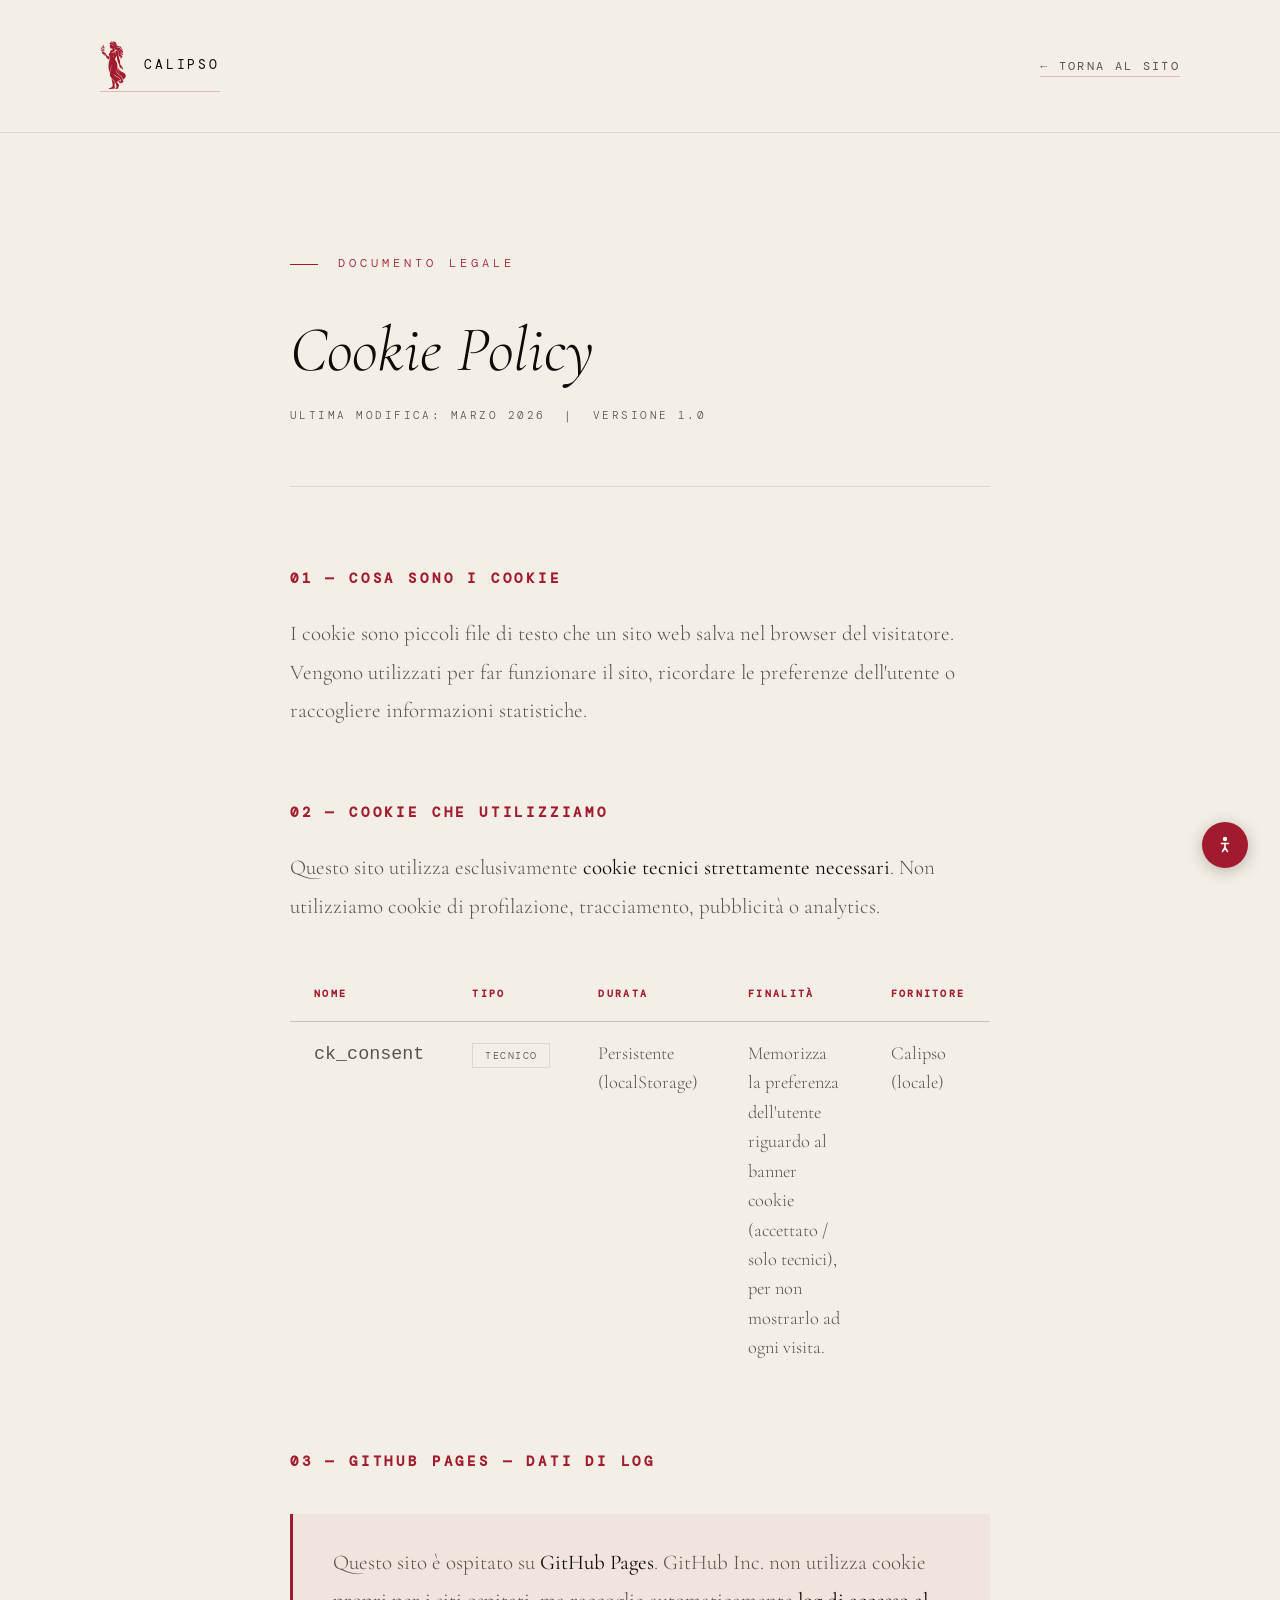
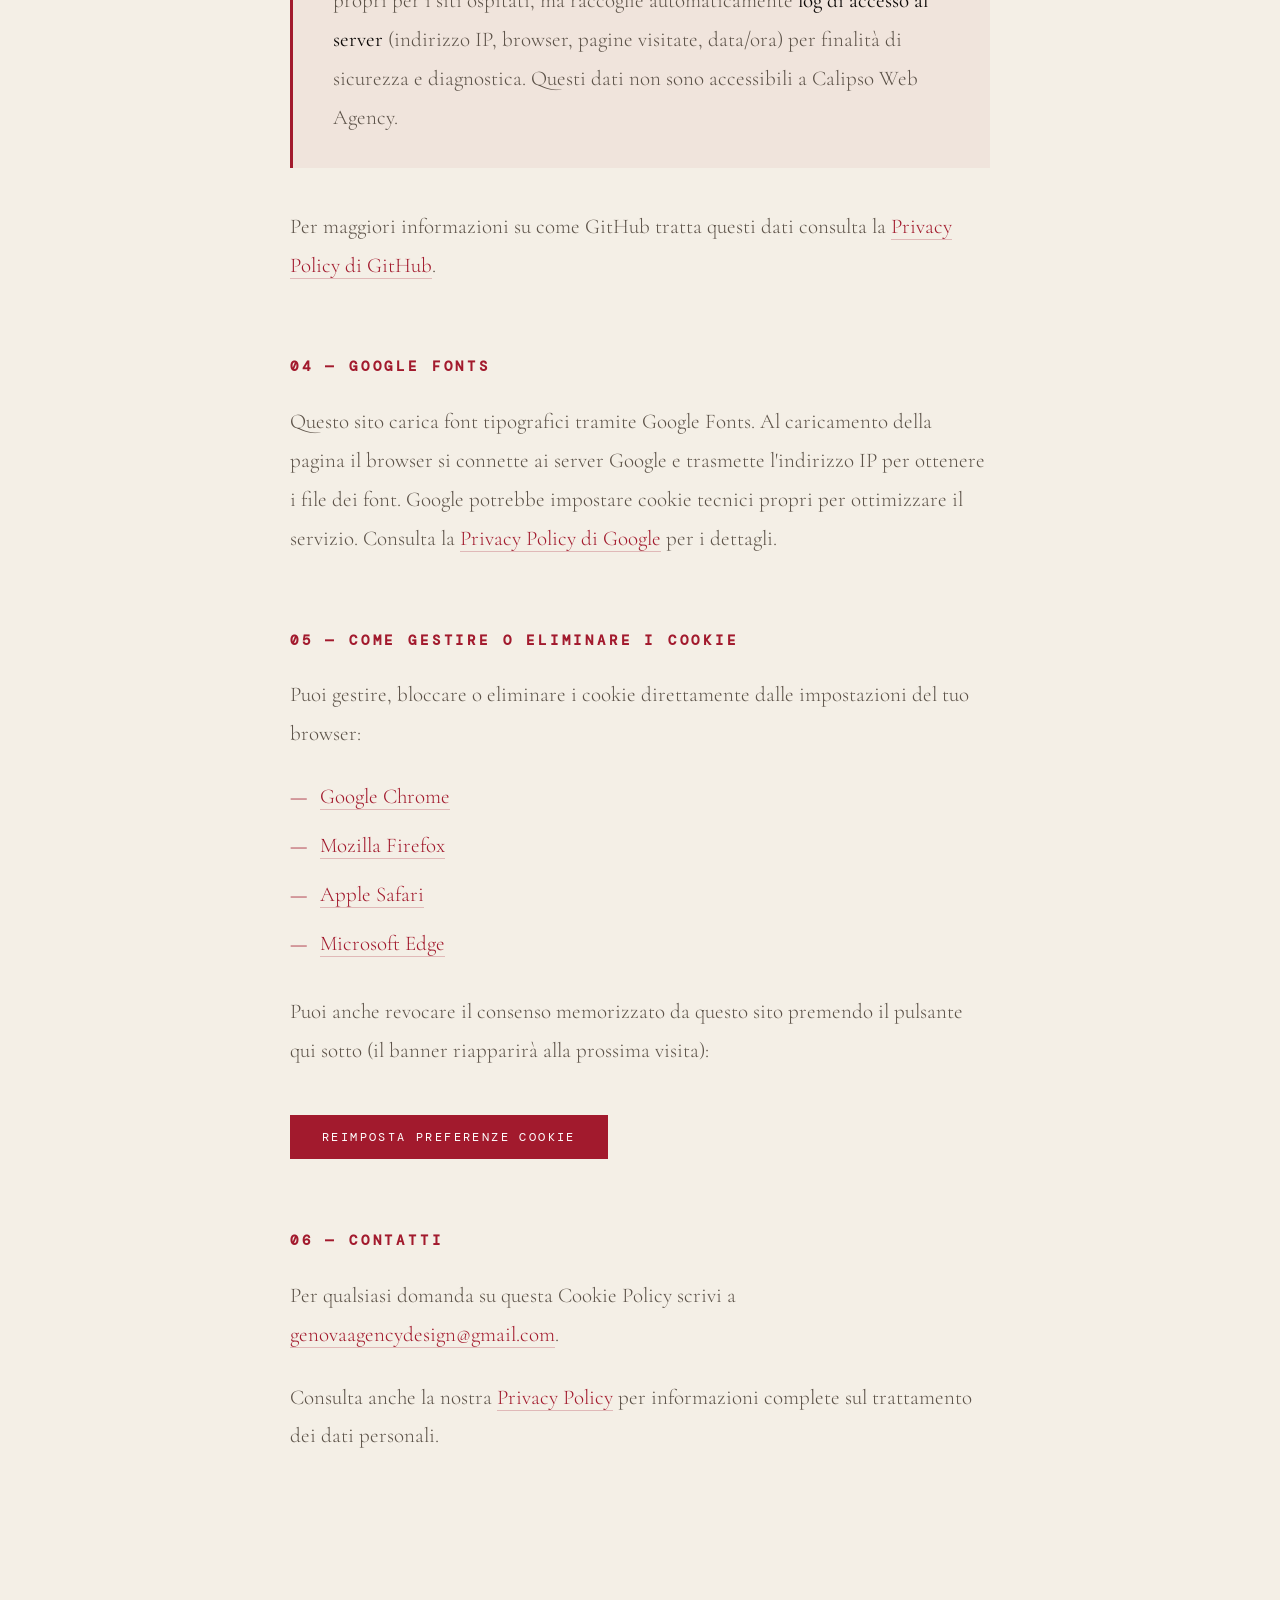
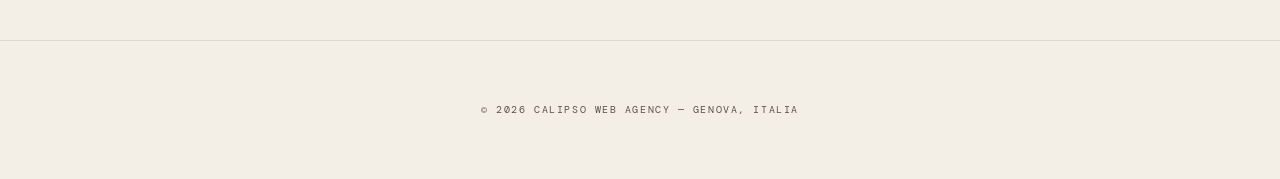
<file: cookie.html>
<!DOCTYPE html>
<html lang="it">
<head>
<meta charset="UTF-8">
<meta name="viewport" content="width=device-width, initial-scale=1.0">
<title>Cookie Policy — Calipso Web Agency | Genova</title>
<meta name="robots" content="noindex, follow">
<meta name="description" content="Cookie Policy di Calipso Web Agency, web agency italiana con sede a Genova, Liguria. Informativa sui cookie tecnici utilizzati dal sito.">
<meta name="author" content="Calipso Web Agency">
<link rel="canonical" href="https://calipsowebagency.it/cookie.html">

<!-- ═══ GEO META ═══ -->
<meta name="geo.region"    content="IT-GE">
<meta name="geo.placename" content="Genova, Liguria">
<meta name="geo.position"  content="44.4056;8.9463">
<meta name="ICBM"          content="44.4056, 8.9463">

<!-- ═══ OPEN GRAPH ═══ -->
<meta property="og:type"        content="website">
<meta property="og:url"         content="https://calipsowebagency.it/cookie.html">
<meta property="og:title"       content="Cookie Policy — Calipso Web Agency">
<meta property="og:description" content="Informativa sui cookie tecnici di Calipso Web Agency, web agency italiana con sede a Genova, Liguria.">
<meta property="og:site_name"   content="Calipso Web Agency">
<meta property="og:locale"      content="it_IT">

<!-- ═══ TWITTER / X ═══ -->
<meta name="twitter:card"        content="summary">
<meta name="twitter:title"       content="Cookie Policy — Calipso Web Agency">
<meta name="twitter:description" content="Informativa sui cookie di Calipso Web Agency, web agency italiana con sede a Genova, Liguria.">

<!-- ═══ BUSINESS META ═══ -->
<meta name="language"        content="it">
<meta name="coverage"        content="Italy">
<meta name="distribution"    content="national">
<meta name="target_country"  content="IT">
<meta name="HandheldFriendly" content="True">
<meta name="MobileOptimized" content="320">
<meta name="apple-mobile-web-app-capable"  content="yes">
<meta name="apple-mobile-web-app-title"    content="Calipso">
<meta name="application-name"              content="Calipso Web Agency">
<meta name="msapplication-TileColor"       content="#A21A2D">
<meta name="theme-color"                   content="#A21A2D">

<!-- ═══ FAVICON ═══ -->
<link rel="icon" type="image/x-icon"  href="/favicon.ico">
<link rel="icon" type="image/svg+xml" href="/favicon.svg">
<link rel="icon" type="image/png" sizes="96x96" href="/favicon-96x96.png">
<link rel="apple-touch-icon" sizes="180x180" href="/apple-touch-icon.png">
<link rel="manifest" href="/site.webmanifest">

<!-- ═══ FONTS ═══ -->
<link rel="preconnect" href="https://fonts.googleapis.com">
<link rel="preconnect" href="https://fonts.gstatic.com" crossorigin>
<link href="https://fonts.googleapis.com/css2?family=Cormorant+Garamond:ital,wght@0,300;0,400;1,300&family=DM+Mono:wght@300;400&display=swap" rel="stylesheet">

<style>
:root{--bg:#F4EFE6;--ink:#0D0A08;--muted:#5C5248;--red:#A21A2D;--line:rgba(13,10,8,0.1);--ink2:#1E1712;}
*,*::before,*::after{box-sizing:border-box;margin:0;padding:0;}
html{font-size:20px;}
body{background:var(--bg);color:var(--ink);font-family:'Cormorant Garamond',serif;line-height:1.75;}
nav{display:flex;align-items:center;justify-content:space-between;padding:2rem 5rem;border-bottom:1px solid var(--line);}
.nlogo{display:flex;align-items:center;gap:.9rem;text-decoration:none;font-family:'DM Mono',monospace;font-size:.65rem;letter-spacing:.22em;text-transform:uppercase;color:var(--ink);}
.nlogo img{width:26px;}
.nback{font-family:'DM Mono',monospace;font-size:.58rem;letter-spacing:.2em;text-transform:uppercase;color:var(--muted);text-decoration:none;transition:color .3s;display:flex;align-items:center;gap:.6rem;}
.nback:hover{color:var(--red);}
.wrap{max-width:780px;margin:0 auto;padding:6rem 2rem 8rem;}
.page-label{font-family:'DM Mono',monospace;font-size:.58rem;letter-spacing:.35em;text-transform:uppercase;color:var(--red);margin-bottom:2rem;display:flex;align-items:center;gap:1rem;}
.page-label::before{content:'';width:28px;height:1px;background:var(--red);}
h1{font-family:'Cormorant Garamond',serif;font-weight:300;font-style:italic;font-size:clamp(2.5rem,5vw,4.5rem);line-height:1.1;margin-bottom:1rem;color:var(--ink);}
.date{font-family:'DM Mono',monospace;font-size:.56rem;letter-spacing:.22em;text-transform:uppercase;color:var(--muted);margin-bottom:4rem;padding-bottom:3rem;border-bottom:1px solid var(--line);}
h2{font-family:'DM Mono',monospace;font-size:.68rem;letter-spacing:.28em;text-transform:uppercase;color:var(--red);margin-top:3.5rem;margin-bottom:1.2rem;}
p{font-size:1.05rem;font-weight:300;line-height:1.85;color:var(--muted);margin-bottom:1.2rem;}
p strong{color:var(--ink);font-weight:400;}
ul{list-style:none;margin:1rem 0 1.5rem;padding:0;}
ul li{font-size:1.05rem;font-weight:300;line-height:1.85;color:var(--muted);padding-left:1.5rem;position:relative;margin-bottom:.5rem;}
ul li::before{content:'—';position:absolute;left:0;color:var(--red);}
a{color:var(--red);text-decoration:none;border-bottom:1px solid rgba(162,26,45,.25);}
a:hover{border-color:var(--red);}
.table-wrap{overflow-x:auto;margin:2rem 0;}
table{width:100%;border-collapse:collapse;font-size:.92rem;font-weight:300;}
th{font-family:'DM Mono',monospace;font-size:.52rem;letter-spacing:.22em;text-transform:uppercase;color:var(--red);text-align:left;padding:.9rem 1.2rem;border-bottom:1px solid var(--line);white-space:nowrap;}
td{padding:.85rem 1.2rem;border-bottom:1px solid var(--line);color:var(--muted);line-height:1.6;vertical-align:top;}
tr:last-child td{border-bottom:none;}
.badge{display:inline-block;font-family:'DM Mono',monospace;font-size:.48rem;letter-spacing:.15em;text-transform:uppercase;padding:.2rem .6rem;border:1px solid;border-radius:0;}
.badge-tech{color:var(--muted);border-color:var(--line);}
.badge-third{color:var(--red);border-color:rgba(162,26,45,.3);}
.highlight{background:rgba(162,26,45,.05);border-left:3px solid var(--red);padding:1.5rem 2rem;margin:2rem 0;}
.highlight p{margin:0;}
.ck-reset{display:inline-block;font-family:'DM Mono',monospace;font-size:.6rem;letter-spacing:.2em;text-transform:uppercase;color:#fff;background:var(--red);padding:.7rem 1.6rem;text-decoration:none;border:none;cursor:pointer;margin-top:1rem;transition:background .3s;}
.ck-reset:hover{background:#c4253a;}
footer-pg{display:block;text-align:center;padding:3rem;border-top:1px solid var(--line);font-family:'DM Mono',monospace;font-size:.52rem;letter-spacing:.15em;text-transform:uppercase;color:var(--muted);}
</style>
</head>
<body>
<nav>
  <a class="nlogo" href="index.html">
    <img src="logo.svg" alt="Calipso">
    Calipso
  </a>
  <a class="nback" href="index.html">← Torna al sito</a>
</nav>

<div class="wrap">
  <p class="page-label">Documento legale</p>
  <h1>Cookie Policy</h1>
  <p class="date">Ultima modifica: Marzo 2026 &nbsp;|&nbsp; Versione 1.0</p>

  <h2>01 — Cosa sono i Cookie</h2>
  <p>I cookie sono piccoli file di testo che un sito web salva nel browser del visitatore. Vengono utilizzati per far funzionare il sito, ricordare le preferenze dell'utente o raccogliere informazioni statistiche.</p>

  <h2>02 — Cookie che utilizziamo</h2>
  <p>Questo sito utilizza esclusivamente <strong>cookie tecnici strettamente necessari</strong>. Non utilizziamo cookie di profilazione, tracciamento, pubblicità o analytics.</p>

  <div class="table-wrap">
    <table>
      <thead>
        <tr>
          <th>Nome</th>
          <th>Tipo</th>
          <th>Durata</th>
          <th>Finalità</th>
          <th>Fornitore</th>
        </tr>
      </thead>
      <tbody>
        <tr>
          <td><code>ck_consent</code></td>
          <td><span class="badge badge-tech">Tecnico</span></td>
          <td>Persistente (localStorage)</td>
          <td>Memorizza la preferenza dell'utente riguardo al banner cookie (accettato / solo tecnici), per non mostrarlo ad ogni visita.</td>
          <td>Calipso (locale)</td>
        </tr>
      </tbody>
    </table>
  </div>

  <h2>03 — GitHub Pages — Dati di Log</h2>
  <div class="highlight">
    <p>Questo sito è ospitato su <strong>GitHub Pages</strong>. GitHub Inc. non utilizza cookie propri per i siti ospitati, ma raccoglie automaticamente <strong>log di accesso al server</strong> (indirizzo IP, browser, pagine visitate, data/ora) per finalità di sicurezza e diagnostica. Questi dati non sono accessibili a Calipso Web Agency.</p>
  </div>
  <p>Per maggiori informazioni su come GitHub tratta questi dati consulta la <a href="https://docs.github.com/en/site-policy/privacy-policies/github-general-privacy-statement" target="_blank" rel="noopener">Privacy Policy di GitHub</a>.</p>

  <h2>04 — Google Fonts</h2>
  <p>Questo sito carica font tipografici tramite Google Fonts. Al caricamento della pagina il browser si connette ai server Google e trasmette l'indirizzo IP per ottenere i file dei font. Google potrebbe impostare cookie tecnici propri per ottimizzare il servizio. Consulta la <a href="https://policies.google.com/privacy" target="_blank" rel="noopener">Privacy Policy di Google</a> per i dettagli.</p>

  <h2>05 — Come Gestire o Eliminare i Cookie</h2>
  <p>Puoi gestire, bloccare o eliminare i cookie direttamente dalle impostazioni del tuo browser:</p>
  <ul>
    <li><a href="https://support.google.com/chrome/answer/95647" target="_blank" rel="noopener">Google Chrome</a></li>
    <li><a href="https://support.mozilla.org/it/kb/protezione-antitracciamento-avanzata-firefox-desktop" target="_blank" rel="noopener">Mozilla Firefox</a></li>
    <li><a href="https://support.apple.com/it-it/guide/safari/sfri11471/mac" target="_blank" rel="noopener">Apple Safari</a></li>
    <li><a href="https://support.microsoft.com/it-it/windows/eliminare-e-gestire-i-cookie-168dab11-0753-043d-7c16-ede5947fc64d" target="_blank" rel="noopener">Microsoft Edge</a></li>
  </ul>
  <p>Puoi anche revocare il consenso memorizzato da questo sito premendo il pulsante qui sotto (il banner riapparirà alla prossima visita):</p>
  <button class="ck-reset" onclick="localStorage.removeItem('ck_consent'); alert('Preferenze cancellate. Ricarica la pagina.');">Reimposta preferenze cookie</button>

  <h2>06 — Contatti</h2>
  <p>Per qualsiasi domanda su questa Cookie Policy scrivi a <a href="mailto:genovaagencydesign@gmail.com">genovaagencydesign@gmail.com</a>.</p>
  <p>Consulta anche la nostra <a href="privacy.html">Privacy Policy</a> per informazioni complete sul trattamento dei dati personali.</p>
</div>

<footer-pg>© 2026 Calipso Web Agency — Genova, Italia</footer-pg>
<script src="a11y.js"></script>
</body>
</html>
</file>
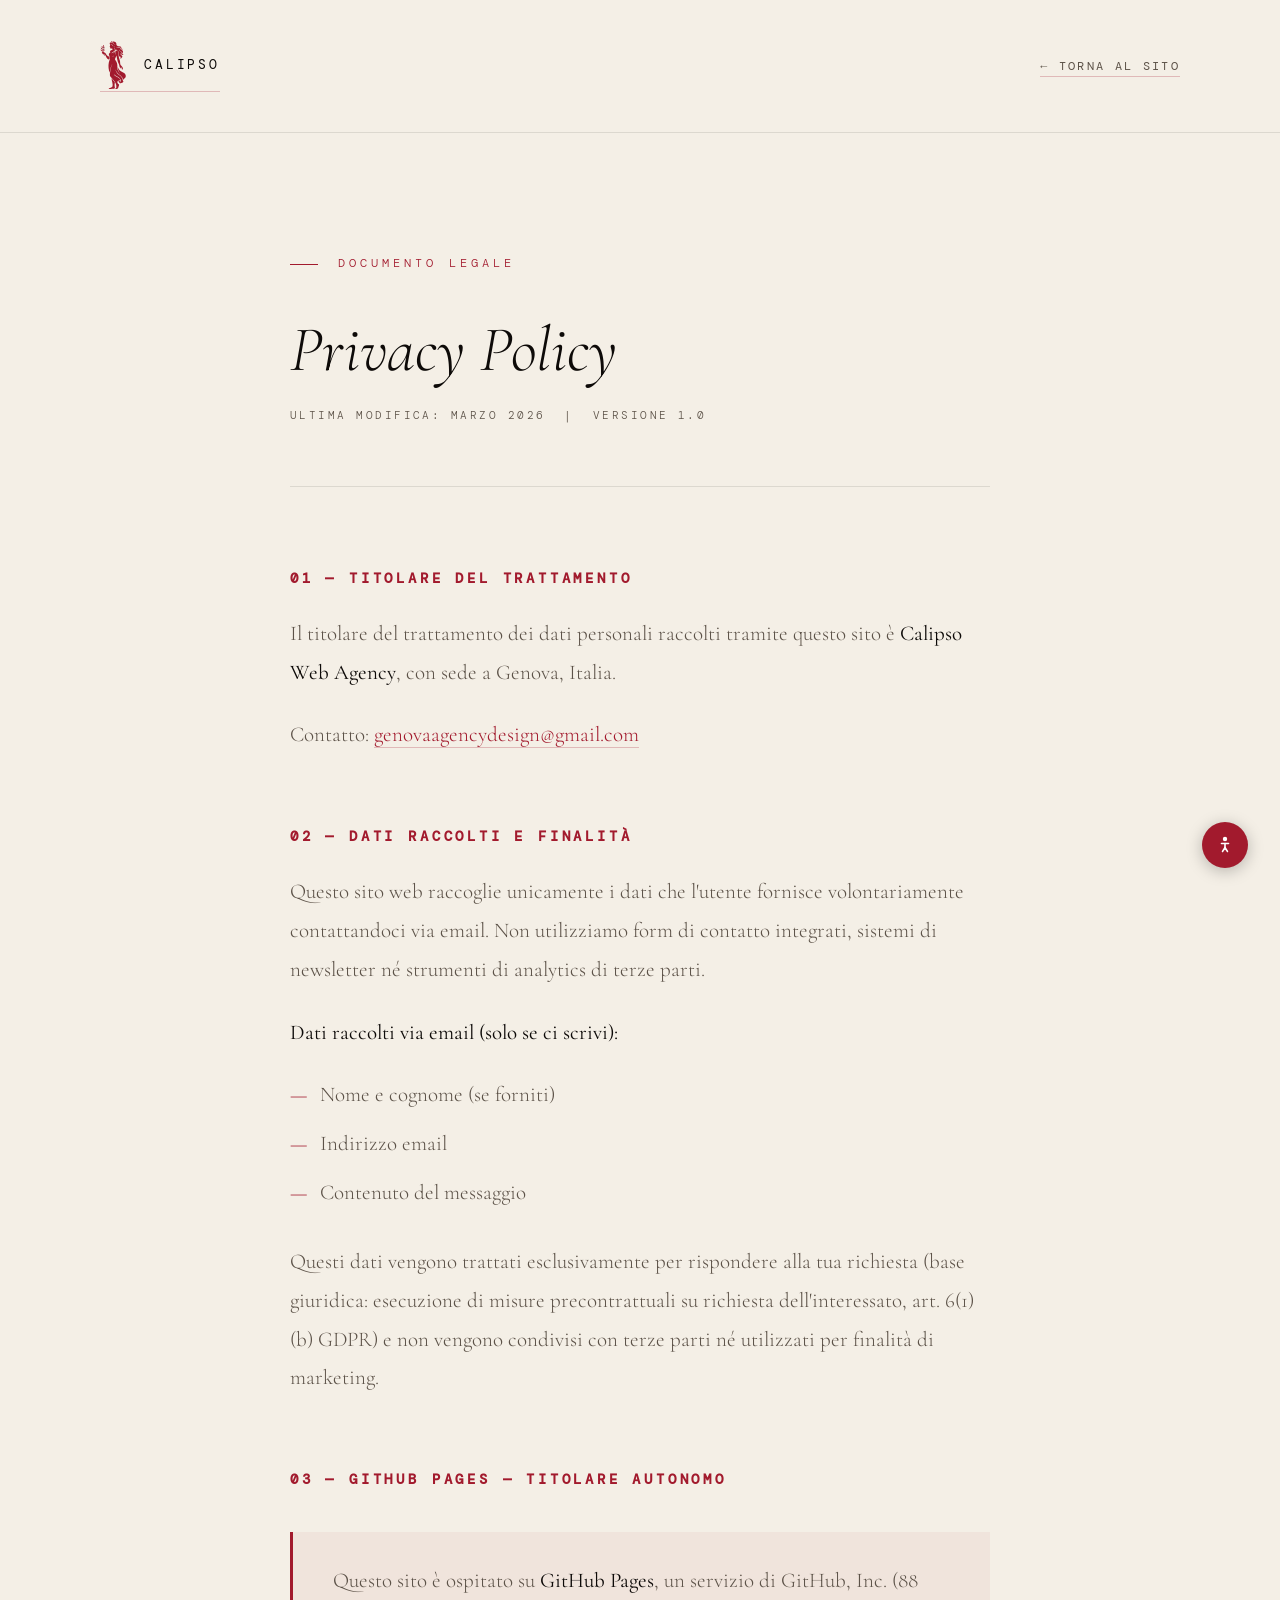
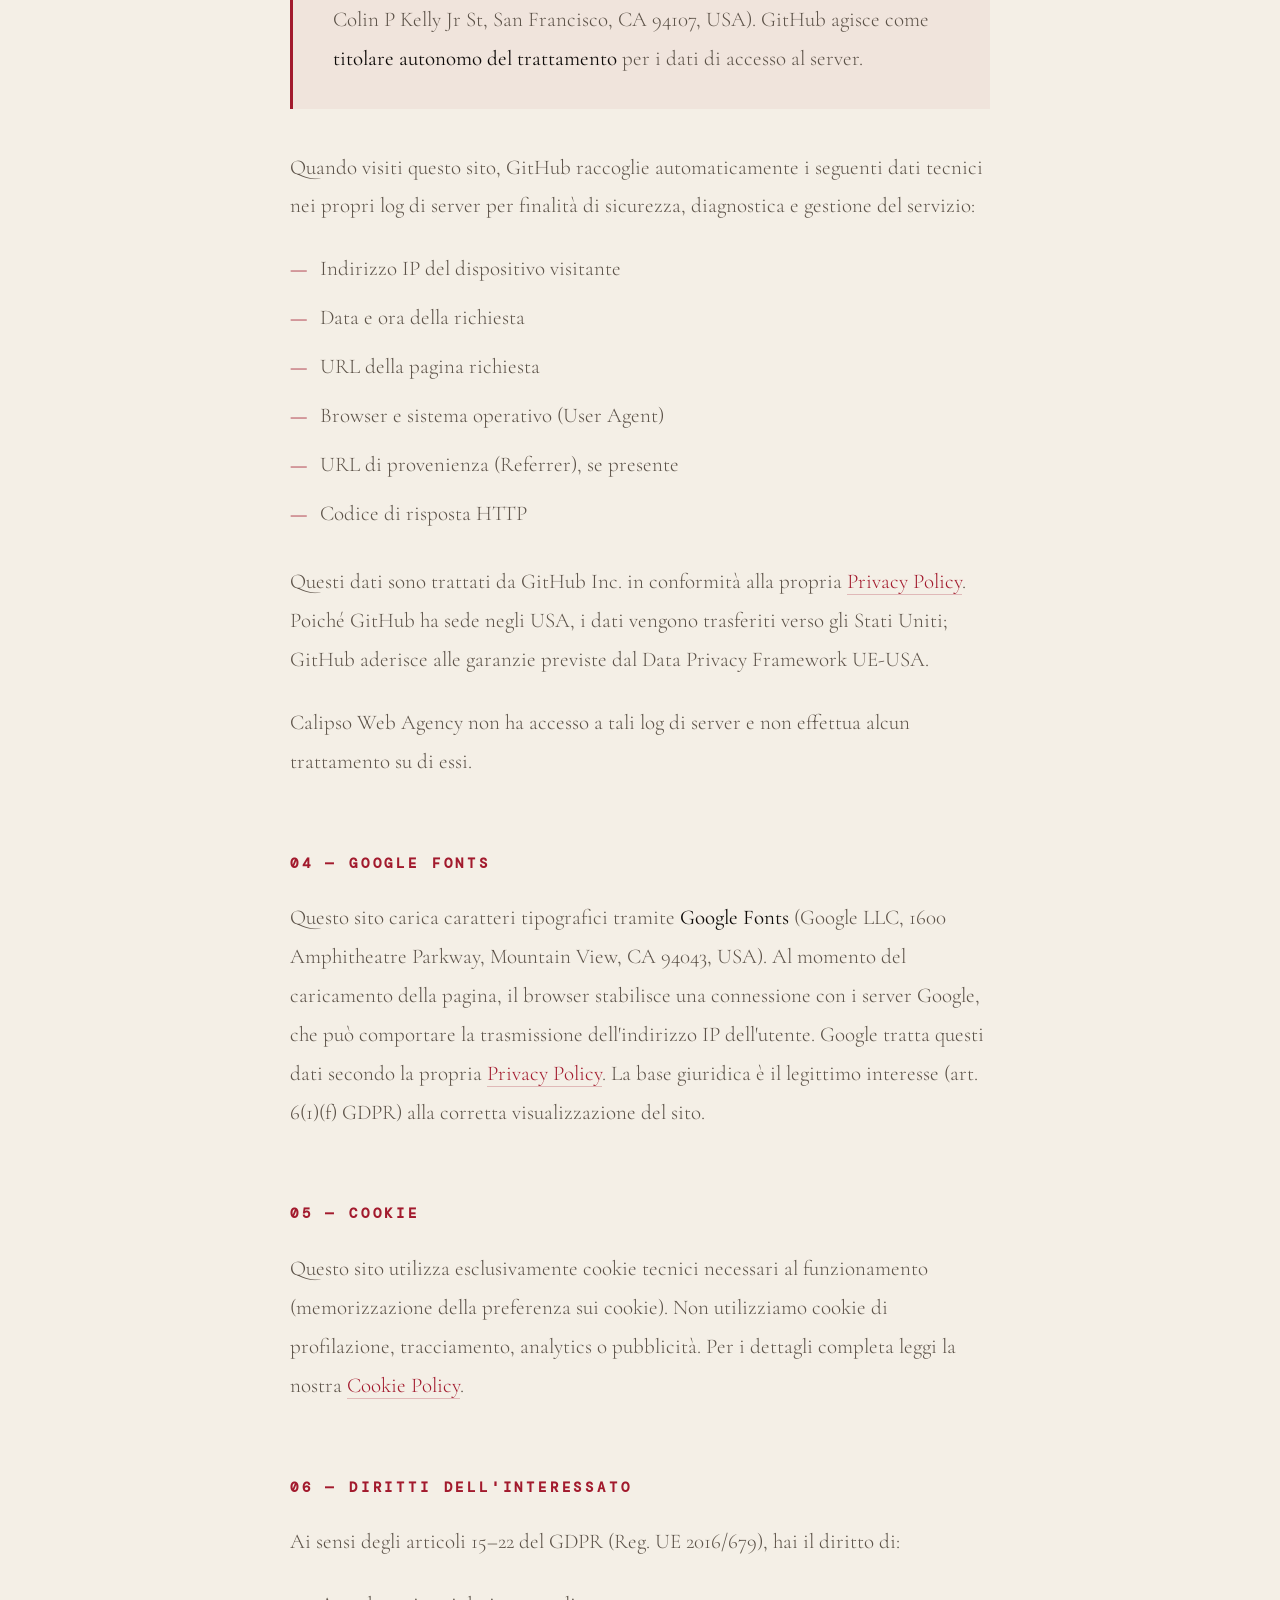
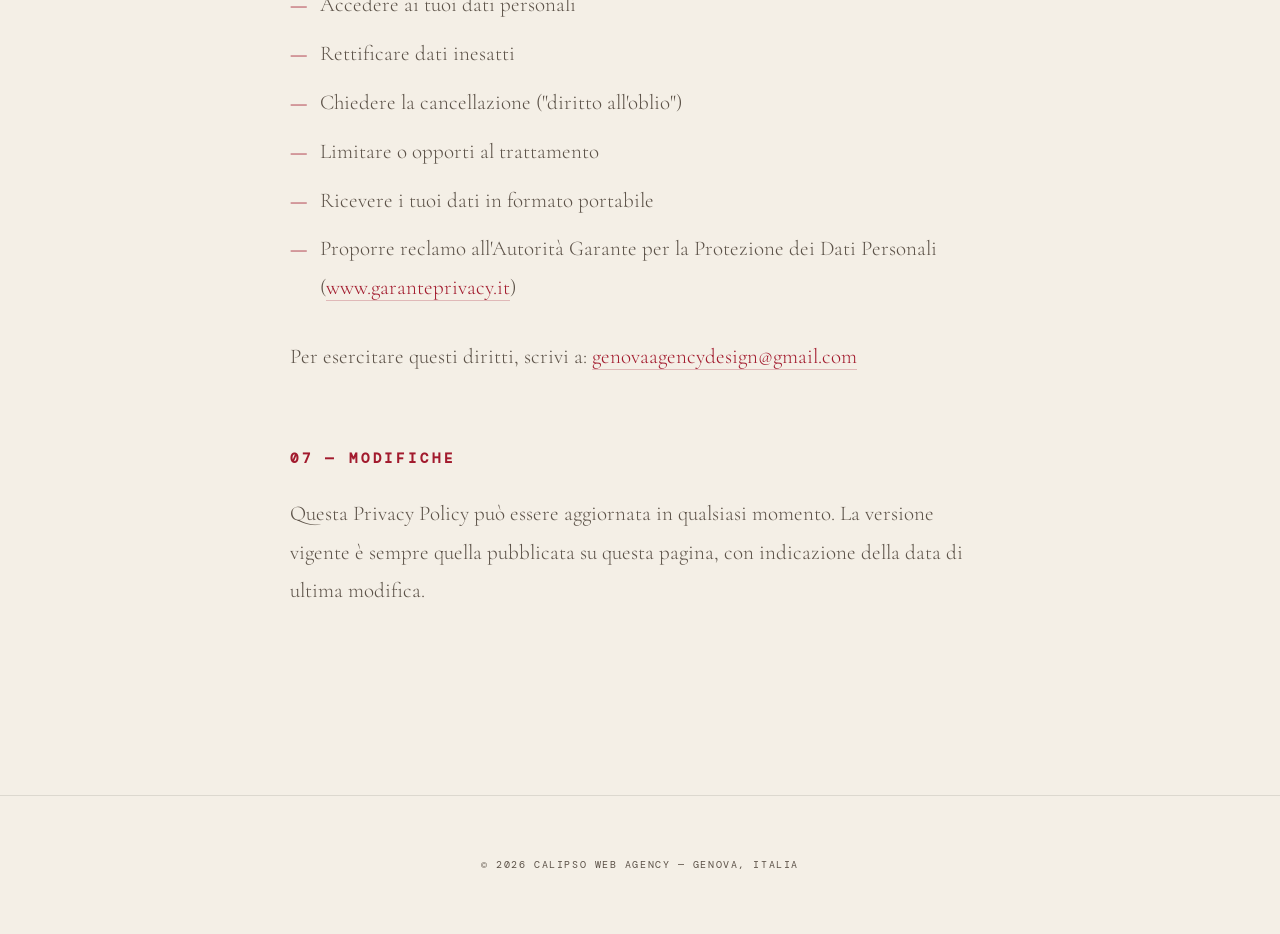
<file: privacy.html>
<!DOCTYPE html>
<html lang="it">
<head>
<meta charset="UTF-8">
<meta name="viewport" content="width=device-width, initial-scale=1.0">
<title>Privacy Policy — Calipso Web Agency | Genova</title>
<meta name="robots" content="noindex, follow">
<meta name="description" content="Privacy Policy di Calipso Web Agency, web agency italiana con sede a Genova, Liguria. Informativa sul trattamento dei dati personali ai sensi del GDPR.">
<meta name="author" content="Calipso Web Agency">
<link rel="canonical" href="https://calipsowebagency.it/privacy.html">

<!-- ═══ GEO META ═══ -->
<meta name="geo.region"    content="IT-GE">
<meta name="geo.placename" content="Genova, Liguria">
<meta name="geo.position"  content="44.4056;8.9463">
<meta name="ICBM"          content="44.4056, 8.9463">

<!-- ═══ OPEN GRAPH ═══ -->
<meta property="og:type"        content="website">
<meta property="og:url"         content="https://calipsowebagency.it/privacy.html">
<meta property="og:title"       content="Privacy Policy — Calipso Web Agency">
<meta property="og:description" content="Informativa privacy di Calipso Web Agency, web agency italiana con sede a Genova, Liguria. Trattamento dati ai sensi del GDPR.">
<meta property="og:site_name"   content="Calipso Web Agency">
<meta property="og:locale"      content="it_IT">

<!-- ═══ TWITTER / X ═══ -->
<meta name="twitter:card"        content="summary">
<meta name="twitter:title"       content="Privacy Policy — Calipso Web Agency">
<meta name="twitter:description" content="Informativa privacy di Calipso Web Agency, web agency italiana con sede a Genova, Liguria.">

<!-- ═══ BUSINESS META ═══ -->
<meta name="language"        content="it">
<meta name="coverage"        content="Italy">
<meta name="distribution"    content="national">
<meta name="target_country"  content="IT">
<meta name="HandheldFriendly" content="True">
<meta name="MobileOptimized" content="320">
<meta name="apple-mobile-web-app-capable"  content="yes">
<meta name="apple-mobile-web-app-title"    content="Calipso">
<meta name="application-name"              content="Calipso Web Agency">
<meta name="msapplication-TileColor"       content="#A21A2D">
<meta name="theme-color"                   content="#A21A2D">

<!-- ═══ FAVICON ═══ -->
<link rel="icon" type="image/x-icon"  href="/favicon.ico">
<link rel="icon" type="image/svg+xml" href="/favicon.svg">
<link rel="icon" type="image/png" sizes="96x96" href="/favicon-96x96.png">
<link rel="apple-touch-icon" sizes="180x180" href="/apple-touch-icon.png">
<link rel="manifest" href="/site.webmanifest">

<!-- ═══ FONTS ═══ -->
<link rel="preconnect" href="https://fonts.googleapis.com">
<link rel="preconnect" href="https://fonts.gstatic.com" crossorigin>
<link href="https://fonts.googleapis.com/css2?family=Cormorant+Garamond:ital,wght@0,300;0,400;1,300&family=DM+Mono:wght@300;400&display=swap" rel="stylesheet">

<style>
:root{--bg:#F4EFE6;--ink:#0D0A08;--muted:#5C5248;--red:#A21A2D;--line:rgba(13,10,8,0.1);--ink2:#1E1712;}
*,*::before,*::after{box-sizing:border-box;margin:0;padding:0;}
html{font-size:20px;}
body{background:var(--bg);color:var(--ink);font-family:'Cormorant Garamond',serif;line-height:1.75;}
nav{display:flex;align-items:center;justify-content:space-between;padding:2rem 5rem;border-bottom:1px solid var(--line);}
.nlogo{display:flex;align-items:center;gap:.9rem;text-decoration:none;font-family:'DM Mono',monospace;font-size:.65rem;letter-spacing:.22em;text-transform:uppercase;color:var(--ink);}
.nlogo img{width:26px;}
.nback{font-family:'DM Mono',monospace;font-size:.58rem;letter-spacing:.2em;text-transform:uppercase;color:var(--muted);text-decoration:none;transition:color .3s;display:flex;align-items:center;gap:.6rem;}
.nback:hover{color:var(--red);}
.wrap{max-width:780px;margin:0 auto;padding:6rem 2rem 8rem;}
.page-label{font-family:'DM Mono',monospace;font-size:.58rem;letter-spacing:.35em;text-transform:uppercase;color:var(--red);margin-bottom:2rem;display:flex;align-items:center;gap:1rem;}
.page-label::before{content:'';width:28px;height:1px;background:var(--red);}
h1{font-family:'Cormorant Garamond',serif;font-weight:300;font-style:italic;font-size:clamp(2.5rem,5vw,4.5rem);line-height:1.1;margin-bottom:1rem;color:var(--ink);}
.date{font-family:'DM Mono',monospace;font-size:.56rem;letter-spacing:.22em;text-transform:uppercase;color:var(--muted);margin-bottom:4rem;padding-bottom:3rem;border-bottom:1px solid var(--line);}
h2{font-family:'DM Mono',monospace;font-size:.68rem;letter-spacing:.28em;text-transform:uppercase;color:var(--red);margin-top:3.5rem;margin-bottom:1.2rem;}
p{font-size:1.05rem;font-weight:300;line-height:1.85;color:var(--muted);margin-bottom:1.2rem;}
p strong{color:var(--ink);font-weight:400;}
ul{list-style:none;margin:1rem 0 1.5rem;padding:0;}
ul li{font-size:1.05rem;font-weight:300;line-height:1.85;color:var(--muted);padding-left:1.5rem;position:relative;margin-bottom:.5rem;}
ul li::before{content:'—';position:absolute;left:0;color:var(--red);}
a{color:var(--red);text-decoration:none;border-bottom:1px solid rgba(162,26,45,.25);}
a:hover{border-color:var(--red);}
.highlight{background:rgba(162,26,45,.05);border-left:3px solid var(--red);padding:1.5rem 2rem;margin:2rem 0;}
.highlight p{margin:0;}
footer-pg{display:block;text-align:center;padding:3rem;border-top:1px solid var(--line);font-family:'DM Mono',monospace;font-size:.52rem;letter-spacing:.15em;text-transform:uppercase;color:var(--muted);}
</style>
</head>
<body>
<nav>
  <a class="nlogo" href="index.html">
    <img src="logo.svg" alt="Calipso">
    Calipso
  </a>
  <a class="nback" href="index.html">← Torna al sito</a>
</nav>

<div class="wrap">
  <p class="page-label">Documento legale</p>
  <h1>Privacy Policy</h1>
  <p class="date">Ultima modifica: Marzo 2026 &nbsp;|&nbsp; Versione 1.0</p>

  <h2>01 — Titolare del Trattamento</h2>
  <p>Il titolare del trattamento dei dati personali raccolti tramite questo sito è <strong>Calipso Web Agency</strong>, con sede a Genova, Italia.</p>
  <p>Contatto: <a href="mailto:genovaagencydesign@gmail.com">genovaagencydesign@gmail.com</a></p>

  <h2>02 — Dati Raccolti e Finalità</h2>
  <p>Questo sito web raccoglie unicamente i dati che l'utente fornisce volontariamente contattandoci via email. Non utilizziamo form di contatto integrati, sistemi di newsletter né strumenti di analytics di terze parti.</p>
  <p><strong>Dati raccolti via email (solo se ci scrivi):</strong></p>
  <ul>
    <li>Nome e cognome (se forniti)</li>
    <li>Indirizzo email</li>
    <li>Contenuto del messaggio</li>
  </ul>
  <p>Questi dati vengono trattati esclusivamente per rispondere alla tua richiesta (base giuridica: esecuzione di misure precontrattuali su richiesta dell'interessato, art. 6(1)(b) GDPR) e non vengono condivisi con terze parti né utilizzati per finalità di marketing.</p>

  <h2>03 — GitHub Pages — Titolare Autonomo</h2>
  <div class="highlight">
    <p>Questo sito è ospitato su <strong>GitHub Pages</strong>, un servizio di GitHub, Inc. (88 Colin P Kelly Jr St, San Francisco, CA 94107, USA). GitHub agisce come <strong>titolare autonomo del trattamento</strong> per i dati di accesso al server.</p>
  </div>
  <p>Quando visiti questo sito, GitHub raccoglie automaticamente i seguenti dati tecnici nei propri log di server per finalità di sicurezza, diagnostica e gestione del servizio:</p>
  <ul>
    <li>Indirizzo IP del dispositivo visitante</li>
    <li>Data e ora della richiesta</li>
    <li>URL della pagina richiesta</li>
    <li>Browser e sistema operativo (User Agent)</li>
    <li>URL di provenienza (Referrer), se presente</li>
    <li>Codice di risposta HTTP</li>
  </ul>
  <p>Questi dati sono trattati da GitHub Inc. in conformità alla propria <a href="https://docs.github.com/en/site-policy/privacy-policies/github-general-privacy-statement" target="_blank" rel="noopener">Privacy Policy</a>. Poiché GitHub ha sede negli USA, i dati vengono trasferiti verso gli Stati Uniti; GitHub aderisce alle garanzie previste dal Data Privacy Framework UE-USA.</p>
  <p>Calipso Web Agency non ha accesso a tali log di server e non effettua alcun trattamento su di essi.</p>

  <h2>04 — Google Fonts</h2>
  <p>Questo sito carica caratteri tipografici tramite <strong>Google Fonts</strong> (Google LLC, 1600 Amphitheatre Parkway, Mountain View, CA 94043, USA). Al momento del caricamento della pagina, il browser stabilisce una connessione con i server Google, che può comportare la trasmissione dell'indirizzo IP dell'utente. Google tratta questi dati secondo la propria <a href="https://policies.google.com/privacy" target="_blank" rel="noopener">Privacy Policy</a>. La base giuridica è il legittimo interesse (art. 6(1)(f) GDPR) alla corretta visualizzazione del sito.</p>

  <h2>05 — Cookie</h2>
  <p>Questo sito utilizza esclusivamente cookie tecnici necessari al funzionamento (memorizzazione della preferenza sui cookie). Non utilizziamo cookie di profilazione, tracciamento, analytics o pubblicità. Per i dettagli completa leggi la nostra <a href="cookie.html">Cookie Policy</a>.</p>

  <h2>06 — Diritti dell'Interessato</h2>
  <p>Ai sensi degli articoli 15–22 del GDPR (Reg. UE 2016/679), hai il diritto di:</p>
  <ul>
    <li>Accedere ai tuoi dati personali</li>
    <li>Rettificare dati inesatti</li>
    <li>Chiedere la cancellazione ("diritto all'oblio")</li>
    <li>Limitare o opporti al trattamento</li>
    <li>Ricevere i tuoi dati in formato portabile</li>
    <li>Proporre reclamo all'Autorità Garante per la Protezione dei Dati Personali (<a href="https://www.garanteprivacy.it" target="_blank" rel="noopener">www.garanteprivacy.it</a>)</li>
  </ul>
  <p>Per esercitare questi diritti, scrivi a: <a href="mailto:genovaagencydesign@gmail.com">genovaagencydesign@gmail.com</a></p>

  <h2>07 — Modifiche</h2>
  <p>Questa Privacy Policy può essere aggiornata in qualsiasi momento. La versione vigente è sempre quella pubblicata su questa pagina, con indicazione della data di ultima modifica.</p>
</div>

<footer-pg>© 2026 Calipso Web Agency — Genova, Italia</footer-pg>
<script src="a11y.js"></script>
</body>
</html>
</file>
<file: i18n.css>
/* ── CALIPSO LANGUAGE SWITCHER ── */

.n-lang-switcher {
  position: relative;
  display: flex;
  align-items: center;
}

/* Skeleton loader */
.lang-skeleton {
  width: 52px;
  height: 18px;
  background: rgba(96, 83, 74, .15);
  border-radius: 2px;
  animation: lang-pulse 1.4s ease-in-out infinite;
}
@keyframes lang-pulse {
  0%, 100% { opacity: .4; }
  50%       { opacity: .9; }
}

/* Trigger button */
.lang-btn {
  display: flex;
  align-items: center;
  gap: .45rem;
  background: transparent;
  border: none;
  padding: .2rem .3rem;
  cursor: pointer;
  font-family: 'DM Mono', monospace;
  font-size: .68rem;
  letter-spacing: .18em;
  text-transform: uppercase;
  color: var(--muted);
  transition: color .3s;
  white-space: nowrap;
}
.lang-btn:hover { color: var(--ink); }

.lang-globe {
  width: 15px;
  height: 15px;
  flex-shrink: 0;
  stroke: currentColor;
  transition: stroke .3s;
}

.lang-code {
  font-family: 'DM Mono', monospace;
  font-size: .68rem;
  letter-spacing: .18em;
}

.lang-chevron {
  width: 8px;
  height: 5px;
  flex-shrink: 0;
  stroke: currentColor;
  transition: transform .3s cubic-bezier(.23, 1, .32, 1), stroke .3s;
}

.n-lang-switcher.open .lang-chevron { transform: rotate(180deg); }
.n-lang-switcher.open .lang-btn     { color: var(--ink); }

/* Dropdown */
.lang-dropdown {
  position: absolute;
  top: calc(100% + .7rem);
  right: 0;
  background: var(--bg);
  border: 1px solid var(--line);
  box-shadow: 0 12px 40px rgba(12, 9, 8, .1);
  list-style: none;
  padding: .4rem 0;
  min-width: 148px;
  opacity: 0;
  visibility: hidden;
  transform: translateY(-6px);
  transition: opacity .25s cubic-bezier(.23, 1, .32, 1),
              transform .25s cubic-bezier(.23, 1, .32, 1),
              visibility .25s;
  z-index: 9999;
}

.n-lang-switcher.open .lang-dropdown {
  opacity: 1;
  visibility: visible;
  transform: translateY(0);
}

/* Dropdown item */
.lang-option {
  display: flex;
  align-items: center;
  gap: .7rem;
  padding: .7rem 1.1rem;
  cursor: pointer;
  transition: background .2s;
}
.lang-option:hover         { background: var(--bg2); }
.lang-option.active        { background: var(--bg3); }
.lang-option.active .lang-opt-code { color: var(--red); }

.lang-opt-code {
  font-family: 'DM Mono', monospace;
  font-size: .58rem;
  letter-spacing: .2em;
  text-transform: uppercase;
  color: var(--ink);
  width: 22px;
  flex-shrink: 0;
}

.lang-opt-name {
  font-family: 'DM Mono', monospace;
  font-size: .6rem;
  letter-spacing: .1em;
  color: var(--muted);
}

/* ── RESPONSIVE ── */
@media (max-width: 768px) {
  .lang-btn {
    font-size: .6rem;
    padding: .15rem .2rem;
  }
  .lang-globe { width: 13px; height: 13px; }
  .lang-dropdown {
    right: auto;
    left: 50%;
    transform: translateX(-50%) translateY(-6px);
  }
  .n-lang-switcher.open .lang-dropdown {
    transform: translateX(-50%) translateY(0);
  }
}

/* ── SCROLLED NAV — slightly darken on scroll ── */
nav.sc .lang-btn { color: var(--muted); }
nav.sc .lang-btn:hover { color: var(--ink); }
</file>
